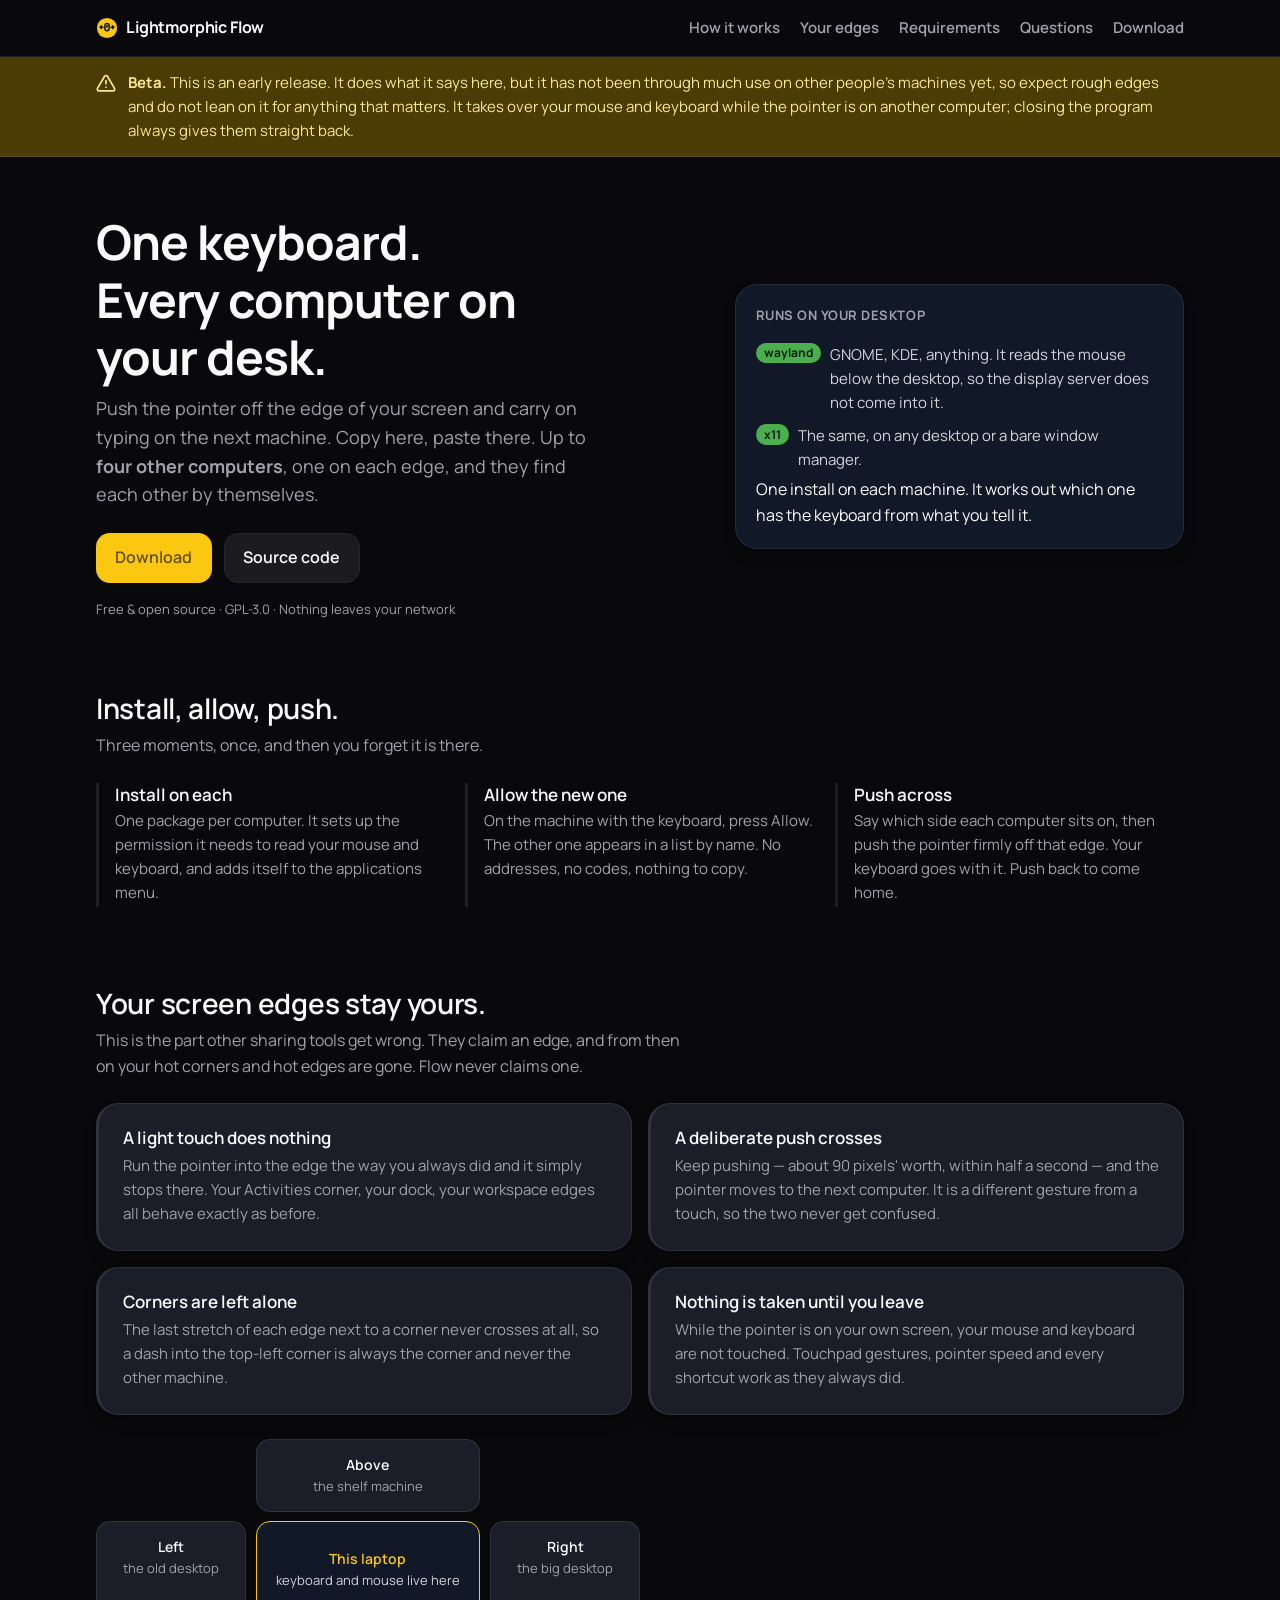
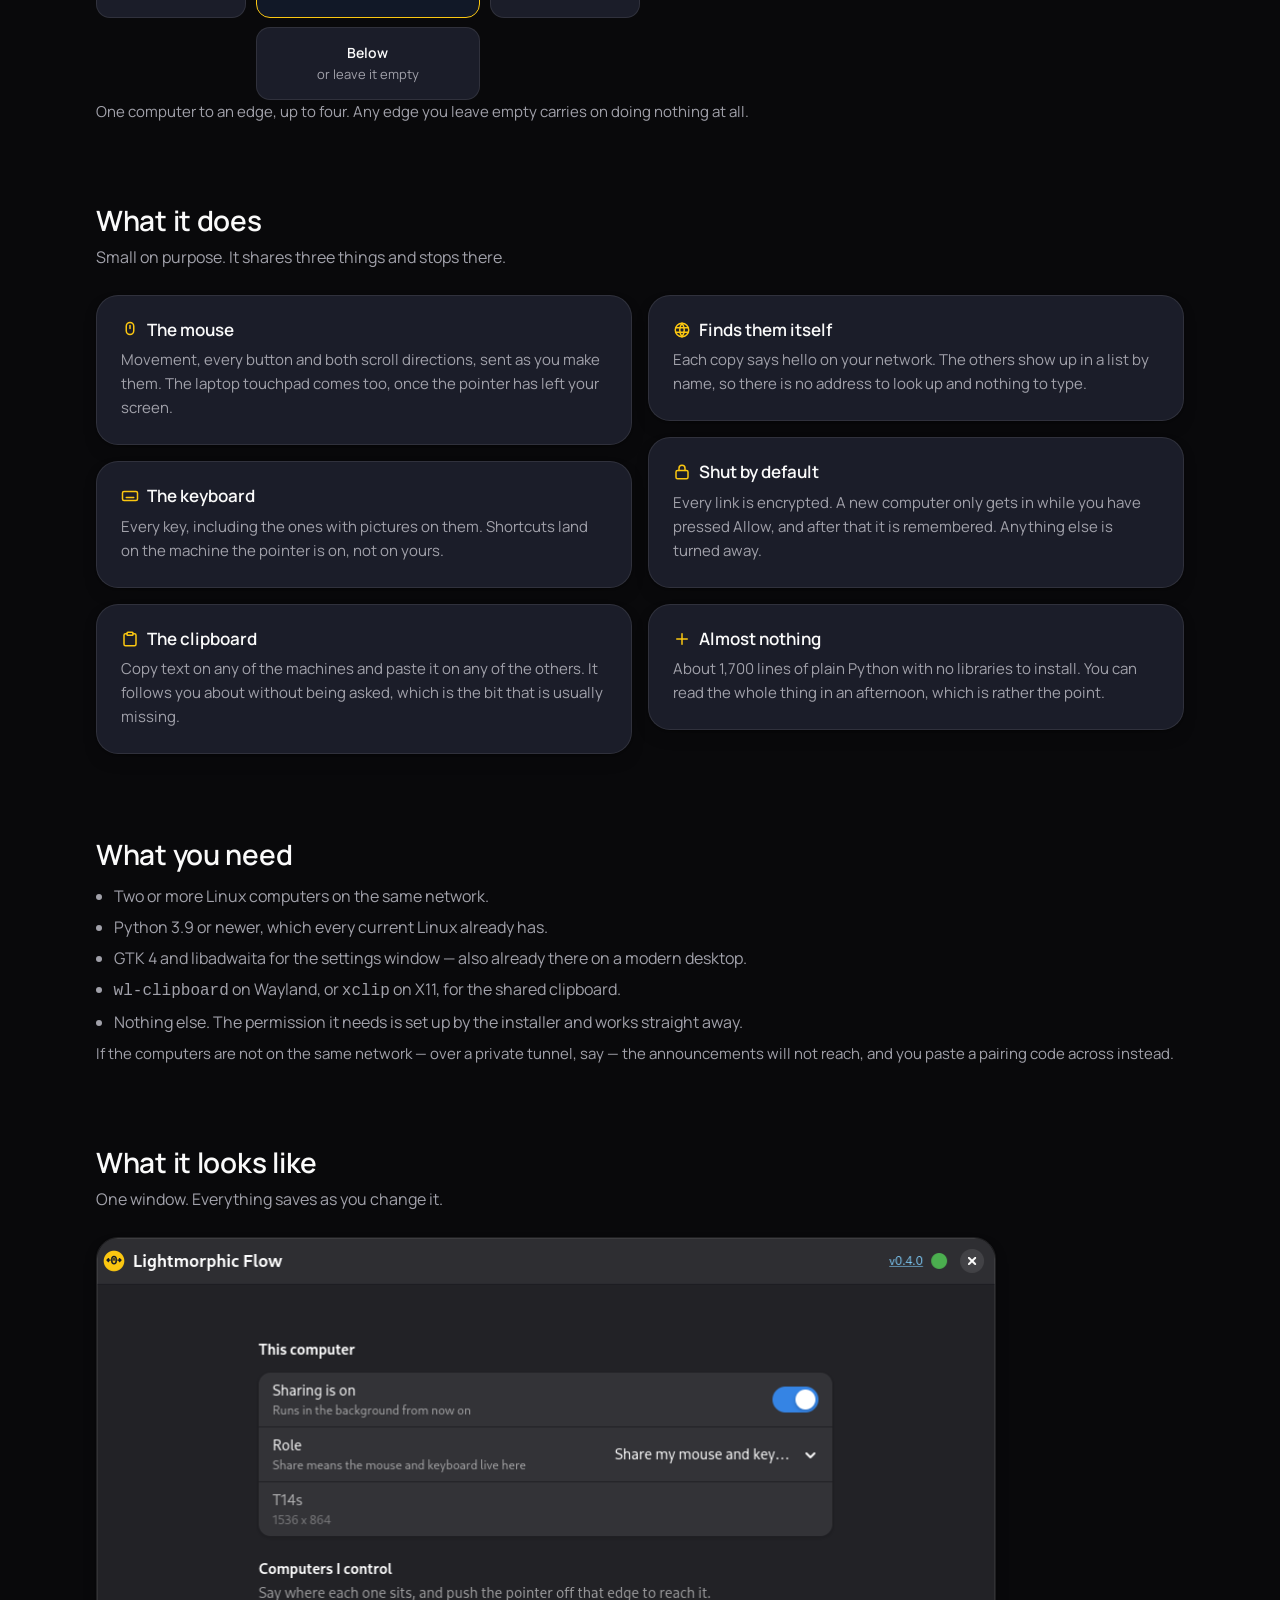
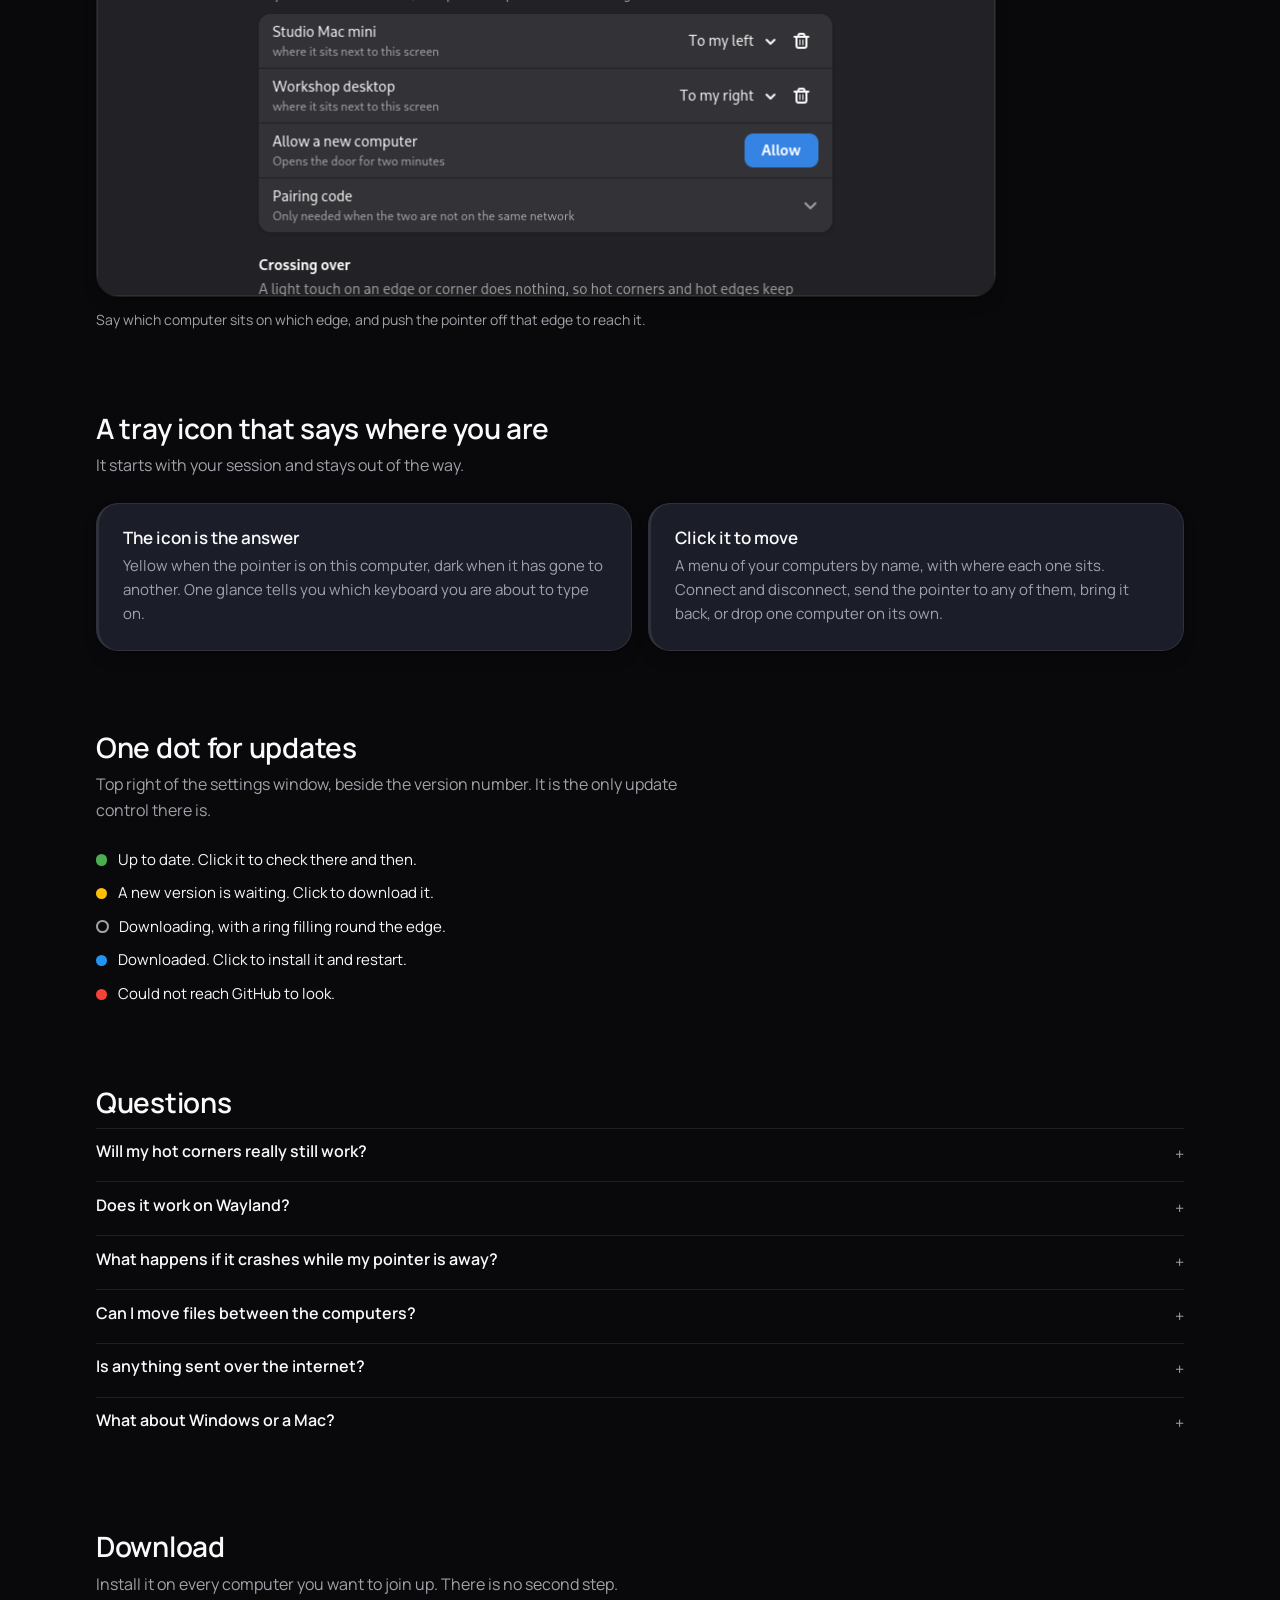
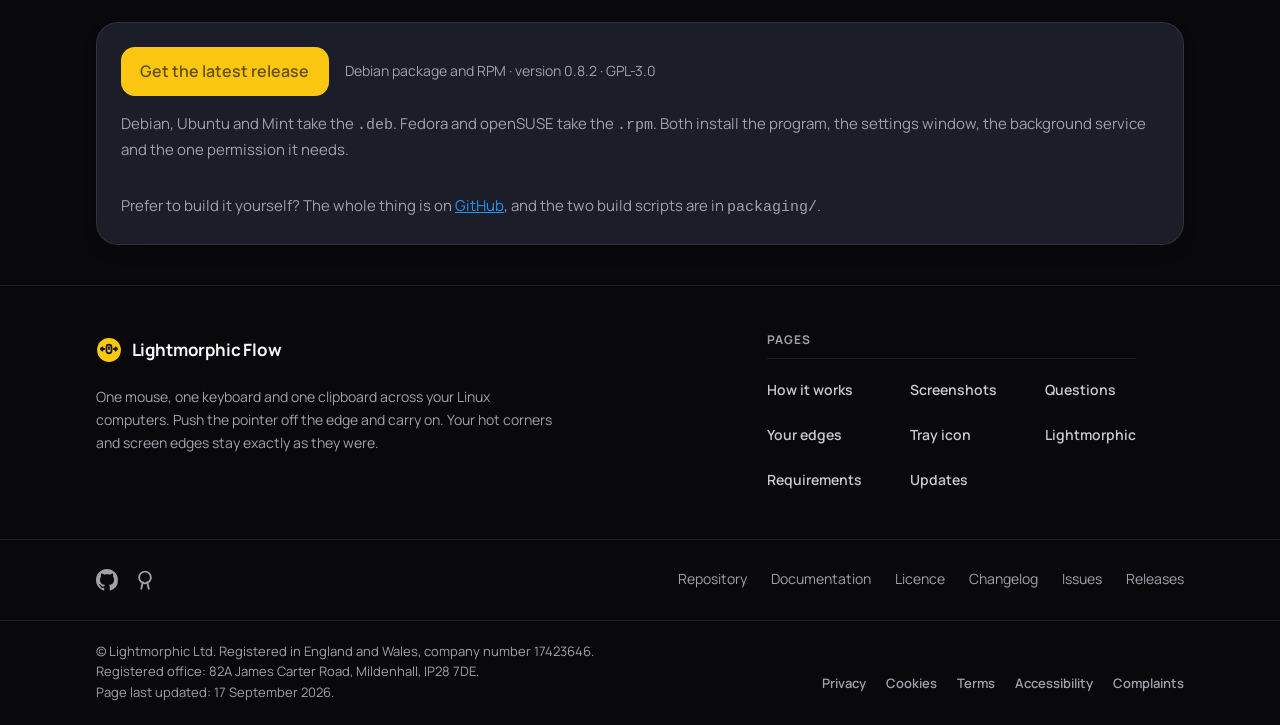
<file: docs/index.html>
<!doctype html>
<html lang="en">
<head>
<meta charset="utf-8">
<meta name="viewport" content="width=device-width, initial-scale=1">
<title>Lightmorphic Flow: one mouse and keyboard across your Linux computers</title>
<meta name="description" content="Drive up to four Linux computers from one keyboard and mouse, with a shared clipboard. Your hot corners and screen edges keep working. Free and open source.">
<link rel="canonical" href="https://flow.lightmorphic.com/">
<link rel="icon" href="images/flow.svg" type="image/svg+xml">
<link rel="preload" href="fonts/Manrope-VariableFont_wght.ttf" as="font" type="font/ttf" crossorigin>
<link rel="stylesheet" href="style.css">
<meta name="theme-color" content="#111827">
<meta property="og:title" content="Lightmorphic Flow: one mouse and keyboard across your Linux computers">
<meta property="og:description" content="Push the pointer off the edge and carry on typing on the next machine. Shared clipboard. Your hot corners still work.">
<meta property="og:url" content="https://flow.lightmorphic.com/">
<meta property="og:type" content="website">
<meta name="twitter:card" content="summary">
<meta name="twitter:title" content="Lightmorphic Flow">
<meta name="twitter:description" content="One mouse and keyboard across your Linux computers, with a shared clipboard.">
<script type="application/ld+json">
{
  "@context": "https://schema.org",
  "@graph": [
    {
      "@type": "Organization",
      "@id": "https://lightmorphic.com/#organization",
      "name": "Lightmorphic",
      "url": "https://lightmorphic.com",
      "description": "A UK studio building fast, privacy-first websites and free open-source tools.",
      "sameAs": [
        "https://github.com/lightmorphic",
        "https://find-and-update.company-information.service.gov.uk/company/17423646"
      ],
      "legalName": "Lightmorphic Ltd",
      "address": { "@type": "PostalAddress", "addressCountry": "GB" }
    },
    {
      "@type": "WebSite",
      "@id": "https://flow.lightmorphic.com/#website",
      "url": "https://flow.lightmorphic.com/",
      "name": "Lightmorphic Flow",
      "inLanguage": "en-GB",
      "publisher": { "@id": "https://lightmorphic.com/#organization" }
    },
    {
      "@type": "SoftwareApplication",
      "@id": "https://flow.lightmorphic.com/#app",
      "name": "Lightmorphic Flow",
      "operatingSystem": "Linux",
      "applicationCategory": "UtilitiesApplication",
      "description": "One keyboard and mouse driving up to four other Linux computers on the same network, one on each edge of your screen, with a shared text clipboard. Screen edges and hot corners are left to your desktop: only a deliberate push crosses to another machine.",
      "url": "https://flow.lightmorphic.com/",
      "downloadUrl": "https://github.com/lightmorphic/flow/releases",
      "softwareVersion": "0.8.2",
      "offers": { "@type": "Offer", "price": "0", "priceCurrency": "GBP" },
      "license": "https://www.gnu.org/licenses/gpl-3.0.html",
      "author": { "@id": "https://lightmorphic.com/#organization" },
      "publisher": { "@id": "https://lightmorphic.com/#organization" }
    }
  ]
}
</script>
</head>
<body>
<a class="skip" href="#main">Skip to content</a>

<nav class="topnav">
  <div class="wrap topnav-inner">
    <a class="brand" href="#top">
      <svg viewBox="0 0 24 24" width="22" height="22" aria-hidden="true">
        <circle cx="12" cy="12" r="11" fill="#fbc711"/>
        <g stroke="#111827" stroke-width="1.65" stroke-linecap="round" stroke-linejoin="round" fill="none">
          <rect x="9.68" y="7.13" width="4.65" height="7.88" rx="2.33"/>
            <line x1="12" y1="9.38" x2="12" y2="11.06"/>
            <path d="M7.65 11.06H4.5M6 9.56 4.5 11.06l1.5 1.5"/>
            <path d="M16.35 11.06h3.15M18 9.56l1.5 1.5-1.5 1.5"/>
        </g>
      </svg>
      Lightmorphic Flow
    </a>
    <div class="nav-links">
      <a class="hide-sm" href="#how">How it works</a>
      <a class="hide-sm" href="#edges">Your edges</a>
      <a class="hide-sm" href="#requirements">Requirements</a>
      <a class="hide-sm" href="#faq">Questions</a>
      <a href="#download">Download</a>
    </div>
  </div>
</nav>

<div class="beta">
  <div class="wrap beta-inner">
    <svg viewBox="0 0 24 24" width="20" height="20" aria-hidden="true" fill="none"
         stroke="currentColor" stroke-width="2" stroke-linecap="round">
      <path d="M12 9v4"/><path d="M12 17h.01"/>
      <path d="M10.3 3.9 1.8 18.4A2 2 0 0 0 3.5 21.4h17a2 2 0 0 0 1.7-3L13.7 3.9a2 2 0 0 0-3.4 0Z"
            stroke-linejoin="round"/>
    </svg>
    <p><b>Beta.</b> This is an early release. It does what it says here, but it
    has not been through much use on other people's machines yet, so expect
    rough edges and do not lean on it for anything that matters. It takes over
    your mouse and keyboard while the pointer is on another computer; closing
    the program always gives them straight back.</p>
  </div>
</div>

<header class="hero" id="top">
  <div class="wrap hero-grid">
    <div>
      <h1>One keyboard.<br>Every computer on your&nbsp;desk.</h1>
      <p class="lede">Push the pointer off the edge of your screen and carry on typing on the next machine. Copy here, paste there. Up to <strong>four other computers</strong>, one on each edge, and they find each other by themselves.</p>
      <div class="hero-cta">
        <a class="btn primary" href="#download">Download</a>
        <a class="btn ghost" href="https://github.com/lightmorphic/flow">Source code</a>
      </div>
      <p class="hero-note">Free &amp; open source · GPL-3.0 · Nothing leaves your network</p>
    </div>

    <aside class="check" aria-label="What it runs on">
      <p class="check-title">Runs on your desktop</p>
      <div class="check-row">
        <span class="tag yes">wayland</span>
        <span>GNOME, KDE, anything. It reads the mouse below the desktop, so the display server does not come into it.</span>
      </div>
      <div class="check-row">
        <span class="tag yes">x11</span>
        <span>The same, on any desktop or a bare window manager.</span>
      </div>
      <p class="check-note">One install on each machine. It works out which one has the keyboard from what you tell it.</p>
    </aside>
  </div>
</header>

<main id="main">

<section id="how" aria-labelledby="how-title">
  <div class="wrap">
    <h2 id="how-title">Install, allow, push.</h2>
    <p class="section-intro">Three moments, once, and then you forget it is there.</p>
    <div class="flow-track">
      <div class="flow-step">
        <h3>Install on each</h3>
        <p>One package per computer. It sets up the permission it needs to read your mouse and keyboard, and adds itself to the applications menu.</p>
      </div>
      <div class="flow-step">
        <h3>Allow the new one</h3>
        <p>On the machine with the keyboard, press Allow. The other one appears in a list by name. No addresses, no codes, nothing to copy.</p>
      </div>
      <div class="flow-step">
        <h3>Push across</h3>
        <p>Say which side each computer sits on, then push the pointer firmly off that edge. Your keyboard goes with it. Push back to come home.</p>
      </div>
    </div>
  </div>
</section>

<section id="edges" aria-labelledby="edges-title">
  <div class="wrap">
    <h2 id="edges-title">Your screen edges stay yours.</h2>
    <p class="section-intro">This is the part other sharing tools get wrong. They claim an edge, and from then on your hot corners and hot edges are gone. Flow never claims one.</p>
    <div class="diff">
      <div class="panel">
        <h3>A light touch does nothing</h3>
        <p>Run the pointer into the edge the way you always did and it simply stops there. Your Activities corner, your dock, your workspace edges all behave exactly as before.</p>
      </div>
      <div class="panel">
        <h3>A deliberate push crosses</h3>
        <p>Keep pushing — about 90 pixels' worth, within half a second — and the pointer moves to the next computer. It is a different gesture from a touch, so the two never get confused.</p>
      </div>
      <div class="panel">
        <h3>Corners are left alone</h3>
        <p>The last stretch of each edge next to a corner never crosses at all, so a dash into the top-left corner is always the corner and never the other machine.</p>
      </div>
      <div class="panel">
        <h3>Nothing is taken until you leave</h3>
        <p>While the pointer is on your own screen, your mouse and keyboard are not touched. Touchpad gestures, pointer speed and every shortcut work as they always did.</p>
      </div>
    </div>

    <div class="layout" aria-label="Where each computer sits">
      <div class="screen top"><b>Above</b>the shelf machine</div>
      <div class="screen left"><b>Left</b>the old desktop</div>
      <div class="screen here"><b>This laptop</b>keyboard and mouse live here</div>
      <div class="screen right"><b>Right</b>the big desktop</div>
      <div class="screen bottom"><b>Below</b>or leave it empty</div>
    </div>
    <p class="dl-help">One computer to an edge, up to four. Any edge you leave empty carries on doing nothing at all.</p>
  </div>
</section>

<section aria-labelledby="built-title">
  <div class="wrap">
    <h2 id="built-title">What it does</h2>
    <p class="section-intro">Small on purpose. It shares three things and stops there.</p>
    <div class="bento">
      <div class="panel">
        <h3><svg class="icon" viewBox="0 0 24 24" width="18" height="18" fill="none" stroke="currentColor" stroke-width="2" stroke-linecap="round" aria-hidden="true"><rect x="7" y="2" width="10" height="16" rx="5"/><line x1="12" y1="6" x2="12" y2="10"/></svg> The mouse</h3>
        <p>Movement, every button and both scroll directions, sent as you make them. The laptop touchpad comes too, once the pointer has left your screen.</p>
      </div>
      <div class="panel">
        <h3><svg class="icon" viewBox="0 0 24 24" width="18" height="18" fill="none" stroke="currentColor" stroke-width="2" stroke-linecap="round" aria-hidden="true"><rect x="2" y="6" width="20" height="12" rx="2"/><line x1="7" y1="14" x2="17" y2="14"/></svg> The keyboard</h3>
        <p>Every key, including the ones with pictures on them. Shortcuts land on the machine the pointer is on, not on yours.</p>
      </div>
      <div class="panel">
        <h3><svg class="icon" viewBox="0 0 24 24" width="18" height="18" fill="none" stroke="currentColor" stroke-width="2" stroke-linecap="round" stroke-linejoin="round" aria-hidden="true"><rect x="8" y="3" width="8" height="4" rx="1"/><path d="M16 5h2a2 2 0 0 1 2 2v12a2 2 0 0 1-2 2H6a2 2 0 0 1-2-2V7a2 2 0 0 1 2-2h2"/></svg> The clipboard</h3>
        <p>Copy text on any of the machines and paste it on any of the others. It follows you about without being asked, which is the bit that is usually missing.</p>
      </div>
      <div class="panel">
        <h3><svg class="icon" viewBox="0 0 24 24" width="18" height="18" fill="none" stroke="currentColor" stroke-width="2" stroke-linecap="round" aria-hidden="true"><circle cx="12" cy="12" r="9"/><path d="M3.5 9h17M3.5 15h17"/><path d="M12 3a15 15 0 0 1 0 18a15 15 0 0 1 0-18"/></svg> Finds them itself</h3>
        <p>Each copy says hello on your network. The others show up in a list by name, so there is no address to look up and nothing to type.</p>
      </div>
      <div class="panel">
        <h3><svg class="icon" viewBox="0 0 24 24" width="18" height="18" fill="none" stroke="currentColor" stroke-width="2" stroke-linecap="round" aria-hidden="true"><rect x="4" y="10" width="16" height="11" rx="2"/><path d="M8 10V7a4 4 0 0 1 8 0v3"/></svg> Shut by default</h3>
        <p>Every link is encrypted. A new computer only gets in while you have pressed Allow, and after that it is remembered. Anything else is turned away.</p>
      </div>
      <div class="panel">
        <h3><svg class="icon" viewBox="0 0 24 24" width="18" height="18" fill="none" stroke="currentColor" stroke-width="2" stroke-linecap="round" aria-hidden="true"><path d="M5 12h14"/><path d="M12 5v14"/></svg> Almost nothing</h3>
        <p>About 1,700 lines of plain Python with no libraries to install. You can read the whole thing in an afternoon, which is rather the point.</p>
      </div>
    </div>
  </div>
</section>

<section id="requirements" class="req" aria-labelledby="requirements-title">
  <div class="wrap">
    <h2 id="requirements-title">What you need</h2>
    <ul>
      <li>Two or more Linux computers on the same network.</li>
      <li>Python 3.9 or newer, which every current Linux already has.</li>
      <li>GTK 4 and libadwaita for the settings window — also already there on a modern desktop.</li>
      <li><code>wl-clipboard</code> on Wayland, or <code>xclip</code> on X11, for the shared clipboard.</li>
      <li>Nothing else. The permission it needs is set up by the installer and works straight away.</li>
    </ul>
    <p class="dl-help">If the computers are not on the same network — over a private tunnel, say — the announcements will not reach, and you paste a pairing code across instead.</p>
  </div>
</section>

<section id="look" aria-labelledby="look-title">
  <div class="wrap">
    <h2 id="look-title">What it looks like</h2>
    <p class="section-intro">One window. Everything saves as you change it.</p>
    <figure class="shot">
      <img src="images/screenshots/settings.png" width="900" height="660" loading="lazy"
           alt="The settings window, listing two computers with the edge each one sits on.">
      <figcaption>Say which computer sits on which edge, and push the pointer off that edge to reach it.</figcaption>
    </figure>
  </div>
</section>

<section id="tray" aria-labelledby="tray-title">
  <div class="wrap">
    <h2 id="tray-title">A tray icon that says where you are</h2>
    <p class="section-intro">It starts with your session and stays out of the way.</p>
    <div class="diff">
      <div class="panel">
        <h3>The icon is the answer</h3>
        <p>Yellow when the pointer is on this computer, dark when it has gone to another. One glance tells you which keyboard you are about to type on.</p>
      </div>
      <div class="panel">
        <h3>Click it to move</h3>
        <p>A menu of your computers by name, with where each one sits. Connect and disconnect, send the pointer to any of them, bring it back, or drop one computer on its own.</p>
      </div>
    </div>
  </div>
</section>

<section id="updates" aria-labelledby="updates-title">
  <div class="wrap">
    <h2 id="updates-title">One dot for updates</h2>
    <p class="section-intro">Top right of the settings window, beside the version number. It is the only update control there is.</p>
    <ul class="dot-legend">
      <li><span class="dot green"></span> Up to date. Click it to check there and then.</li>
      <li><span class="dot yellow"></span> A new version is waiting. Click to download it.</li>
      <li><span class="dot ring"></span> Downloading, with a ring filling round the edge.</li>
      <li><span class="dot blue"></span> Downloaded. Click to install it and restart.</li>
      <li><span class="dot red"></span> Could not reach GitHub to look.</li>
    </ul>
  </div>
</section>

<section id="faq" aria-labelledby="faq-title">
  <div class="wrap">
    <h2 id="faq-title">Questions</h2>

    <div class="faq-item">
      <details>
        <summary><h3>Will my hot corners really still work?</h3></summary>
        <p>Yes. That is the reason this exists. Flow never puts anything on your screen edges and never reacts to the pointer simply arriving at one. Crossing takes a separate, harder push that you would not make by accident, and the stretch of edge next to each corner is ignored entirely.</p>
      </details>
    </div>

    <div class="faq-item">
      <details>
        <summary><h3>Does it work on Wayland?</h3></summary>
        <p>Yes, and on X11, and it does not care which. It reads your mouse and keyboard from the kernel, underneath the desktop, so there is no permission dialog every time you start it and no difference in behaviour between the two.</p>
      </details>
    </div>

    <div class="faq-item">
      <details>
        <summary><h3>What happens if it crashes while my pointer is away?</h3></summary>
        <p>Your mouse and keyboard come straight back. They are only held for as long as the program is running, so if it stops, for any reason, they are released that instant. There is also a panic key, Ctrl + Alt + Shift + K, that brings everything home.</p>
      </details>
    </div>

    <div class="faq-item">
      <details>
        <summary><h3>Can I move files between the computers?</h3></summary>
        <p>No. Text on the clipboard, yes. Files, images and drag-and-drop, no. Keeping to those three things — mouse, keyboard, text — is what keeps it small and predictable.</p>
      </details>
    </div>

    <div class="faq-item">
      <details>
        <summary><h3>Is anything sent over the internet?</h3></summary>
        <p>No. Everything stays on your own network, and the links between the machines are encrypted. The only time it reaches out is to ask GitHub whether there is a newer version, which you can see happening on the update dot.</p>
      </details>
    </div>

    <div class="faq-item">
      <details>
        <summary><h3>What about Windows or a Mac?</h3></summary>
        <p>Not today. Linux only, at both ends.</p>
      </details>
    </div>
  </div>
</section>

<section id="download" class="download" aria-labelledby="download-title">
  <div class="wrap">
    <h2 id="download-title">Download</h2>
    <p class="section-intro">Install it on every computer you want to join up. There is no second step.</p>
    <div class="panel">
      <div class="dl-row">
        <a class="btn primary" href="https://github.com/lightmorphic/flow/releases">Get the latest release</a>
        <span class="dl-meta">Debian package and RPM · version 0.8.2 · GPL-3.0</span>
      </div>
      <p class="dl-help">Debian, Ubuntu and Mint take the <code>.deb</code>. Fedora and openSUSE take the <code>.rpm</code>. Both install the program, the settings window, the background service and the one permission it needs.</p>
      <p class="dl-help">Prefer to build it yourself? The whole thing is on <a href="https://github.com/lightmorphic/flow">GitHub</a>, and the two build scripts are in <code>packaging/</code>.</p>
    </div>
  </div>
</section>

</main>

<footer class="foot">
  <div class="wrap foot-inner">

    <div class="foot-brand">
      <a class="foot-lockup" href="#top">
        <svg viewBox="0 0 24 24" width="26" height="26" aria-hidden="true">
          <circle cx="12" cy="12" r="11" fill="#fbc711"/>
          <g stroke="#111827" stroke-width="1.65" stroke-linecap="round" stroke-linejoin="round" fill="none">
            <rect x="9.68" y="7.13" width="4.65" height="7.88" rx="2.33"/>
            <line x1="12" y1="9.38" x2="12" y2="11.06"/>
            <path d="M7.65 11.06H4.5M6 9.56 4.5 11.06l1.5 1.5"/>
            <path d="M16.35 11.06h3.15M18 9.56l1.5 1.5-1.5 1.5"/>
          </g>
        </svg>
        Lightmorphic Flow
      </a>
      <p class="foot-tagline">One mouse, one keyboard and one clipboard across your Linux computers. Push the pointer off the edge and carry on. Your hot corners and screen edges stay exactly as they were.</p>
    </div>

    <nav class="foot-nav" aria-label="Footer">
      <p class="foot-nav-title">Pages</p>
      <div class="foot-nav-links">
        <a href="#how">How it works</a>
        <a href="#edges">Your edges</a>
        <a href="#requirements">Requirements</a>
        <a href="#look">Screenshots</a>
        <a href="#tray">Tray icon</a>
        <a href="#updates">Updates</a>
        <a href="#faq">Questions</a>
        <a href="https://lightmorphic.com">Lightmorphic</a>
      </div>
    </nav>

  </div>
</footer>

<div class="gh-foot">
  <div class="wrap gh-inner">
    <div class="gh-marks">
      <a href="https://github.com/lightmorphic/flow" aria-label="Lightmorphic Flow on GitHub">
        <svg viewBox="0 0 16 16" width="22" height="22" aria-hidden="true" fill="currentColor">
          <path d="M8 0C3.58 0 0 3.58 0 8c0 3.54 2.29 6.53 5.47 7.59.4.07.55-.17.55-.38 0-.19-.01-.82-.01-1.49-2.01.37-2.53-.49-2.69-.94-.09-.23-.48-.94-.82-1.13-.28-.15-.68-.52-.01-.53.63-.01 1.08.58 1.23.82.72 1.21 1.87.87 2.33.66.07-.52.28-.87.51-1.07-1.78-.2-3.64-.89-3.64-3.95 0-.87.31-1.59.82-2.15-.08-.2-.36-1.02.08-2.12 0 0 .67-.21 2.2.82.64-.18 1.32-.27 2-.27.68 0 1.36.09 2 .27 1.53-1.04 2.2-.82 2.2-.82.44 1.1.16 1.92.08 2.12.51.56.82 1.27.82 2.15 0 3.07-1.87 3.75-3.65 3.95.29.25.54.73.54 1.48 0 1.07-.01 1.93-.01 2.2 0 .21.15.46.55.38A8.01 8.01 0 0 0 16 8c0-4.42-3.58-8-8-8Z"/>
        </svg>
      </a>
      <a href="https://opensource.org/license/gpl-3-0" aria-label="GPL-3.0, an Open Source Initiative approved licence">
        <svg viewBox="0 0 24 24" width="22" height="22" aria-hidden="true" fill="none" stroke="currentColor" stroke-width="2">
          <circle cx="12" cy="9.2" r="6.4"/>
          <path d="M9.6 14.4 7.9 21.5" stroke-linecap="round"/>
          <path d="M14.4 14.4 16.1 21.5" stroke-linecap="round"/>
        </svg>
      </a>
    </div>
    <nav class="gh-links" aria-label="Source code">
      <a href="https://github.com/lightmorphic/flow">Repository</a>
      <a href="https://github.com/lightmorphic/flow#readme">Documentation</a>
      <a href="https://github.com/lightmorphic/flow/blob/main/LICENSE">Licence</a>
      <a href="https://github.com/lightmorphic/flow/commits/main">Changelog</a>
      <a href="https://github.com/lightmorphic/flow/issues">Issues</a>
      <a href="https://github.com/lightmorphic/flow/releases">Releases</a>
    </nav>
  </div>
</div>

<div class="legal">
  <div class="wrap legal-inner">
    <p class="legal-text">
      © Lightmorphic Ltd. Registered in England and Wales, company number 17423646.<br>
      Registered office: 82A James Carter Road, Mildenhall, IP28 7DE.<br>
      Page last updated: 17 September 2026.
    </p>
    <nav class="legal-links" aria-label="Legal">
      <a href="privacy.html">Privacy</a>
      <a href="cookies.html">Cookies</a>
      <a href="terms.html">Terms</a>
      <a href="accessibility.html">Accessibility</a>
      <a href="complaints.html">Complaints</a>
    </nav>
  </div>
</div>

</body>
</html>
</file>
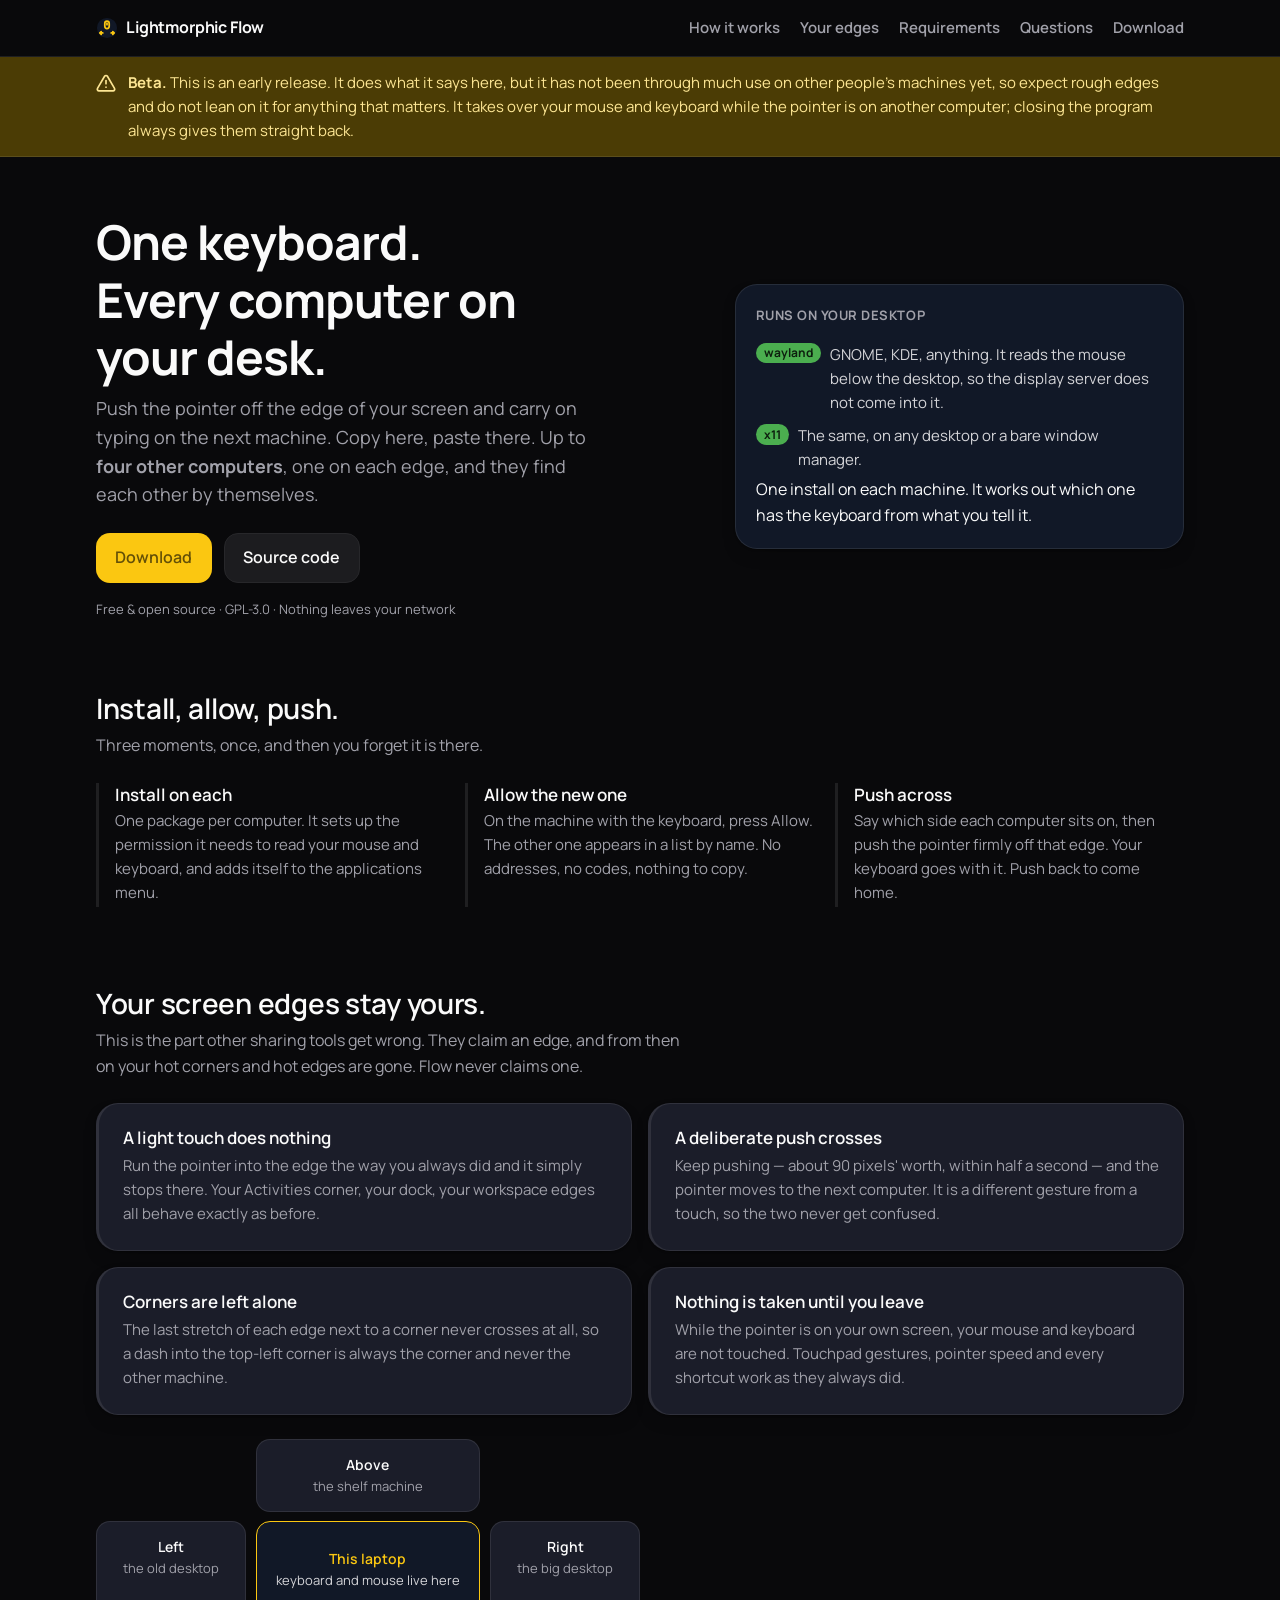
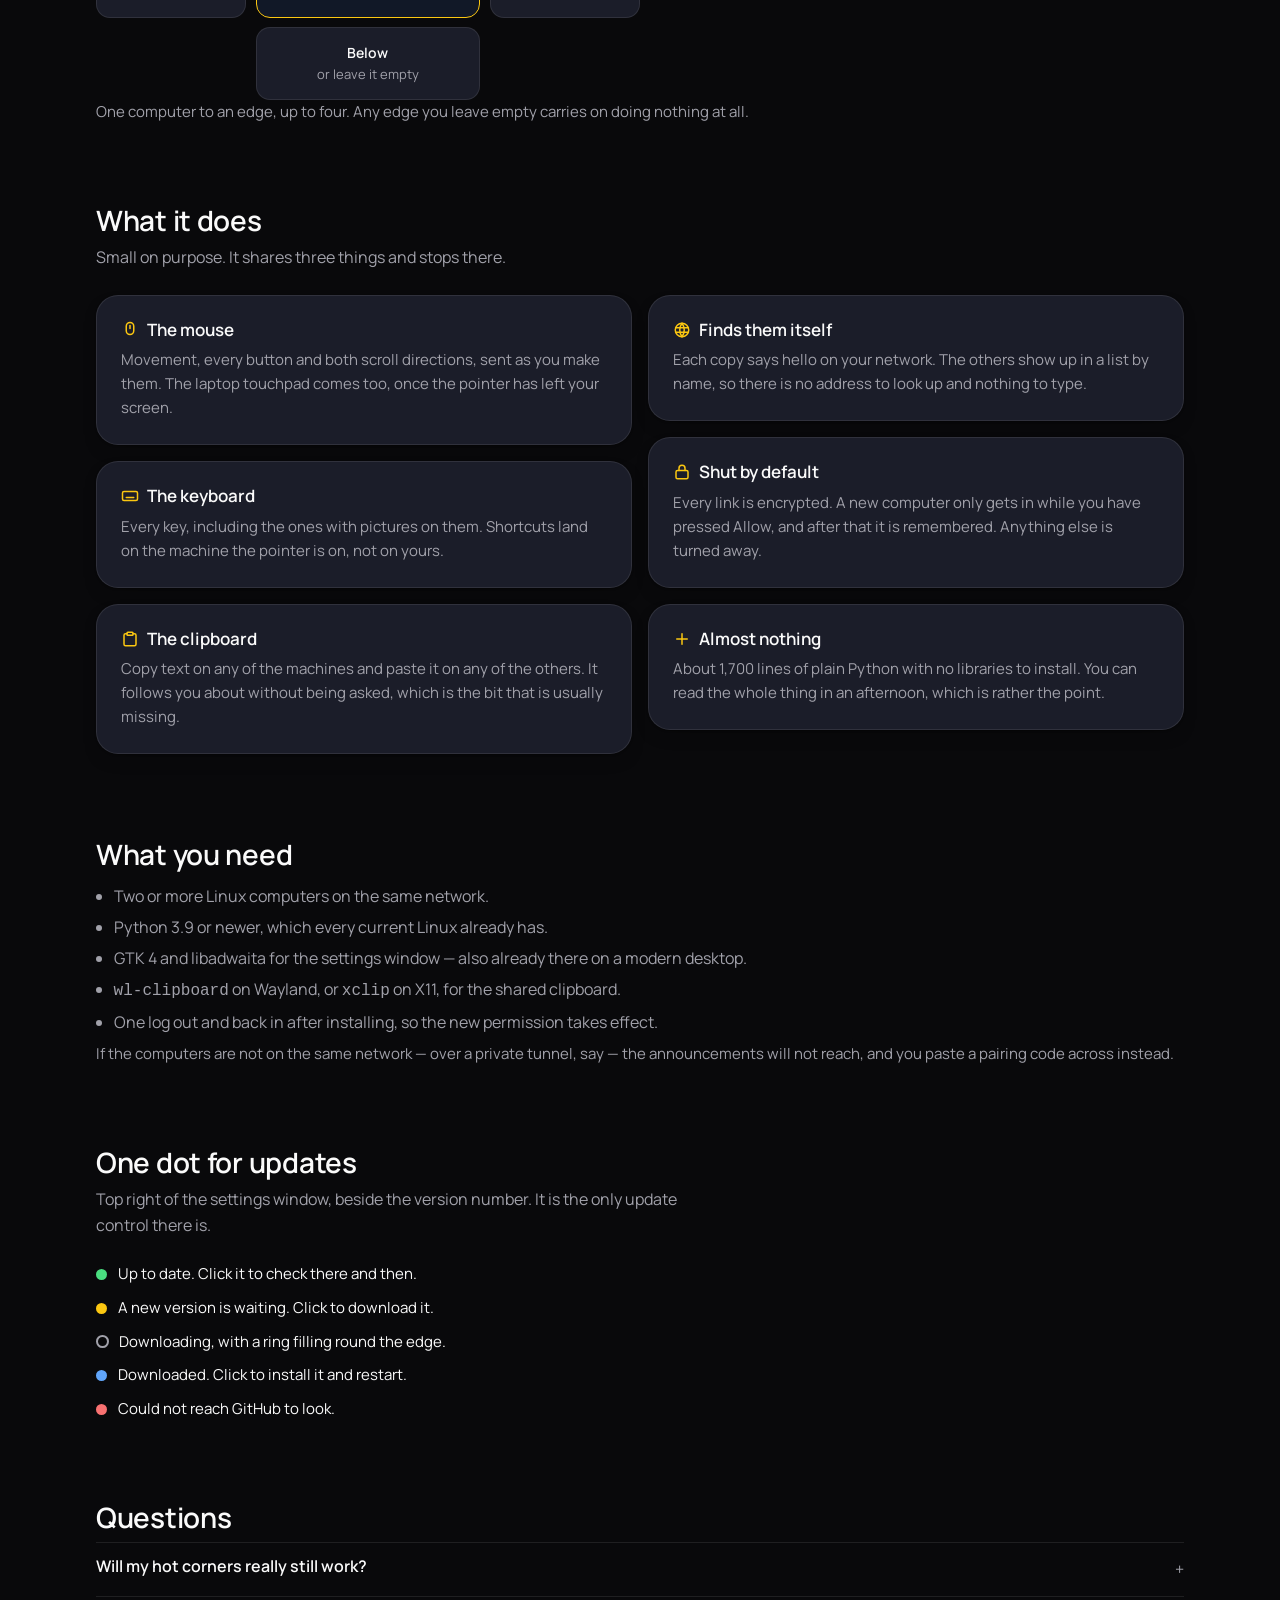
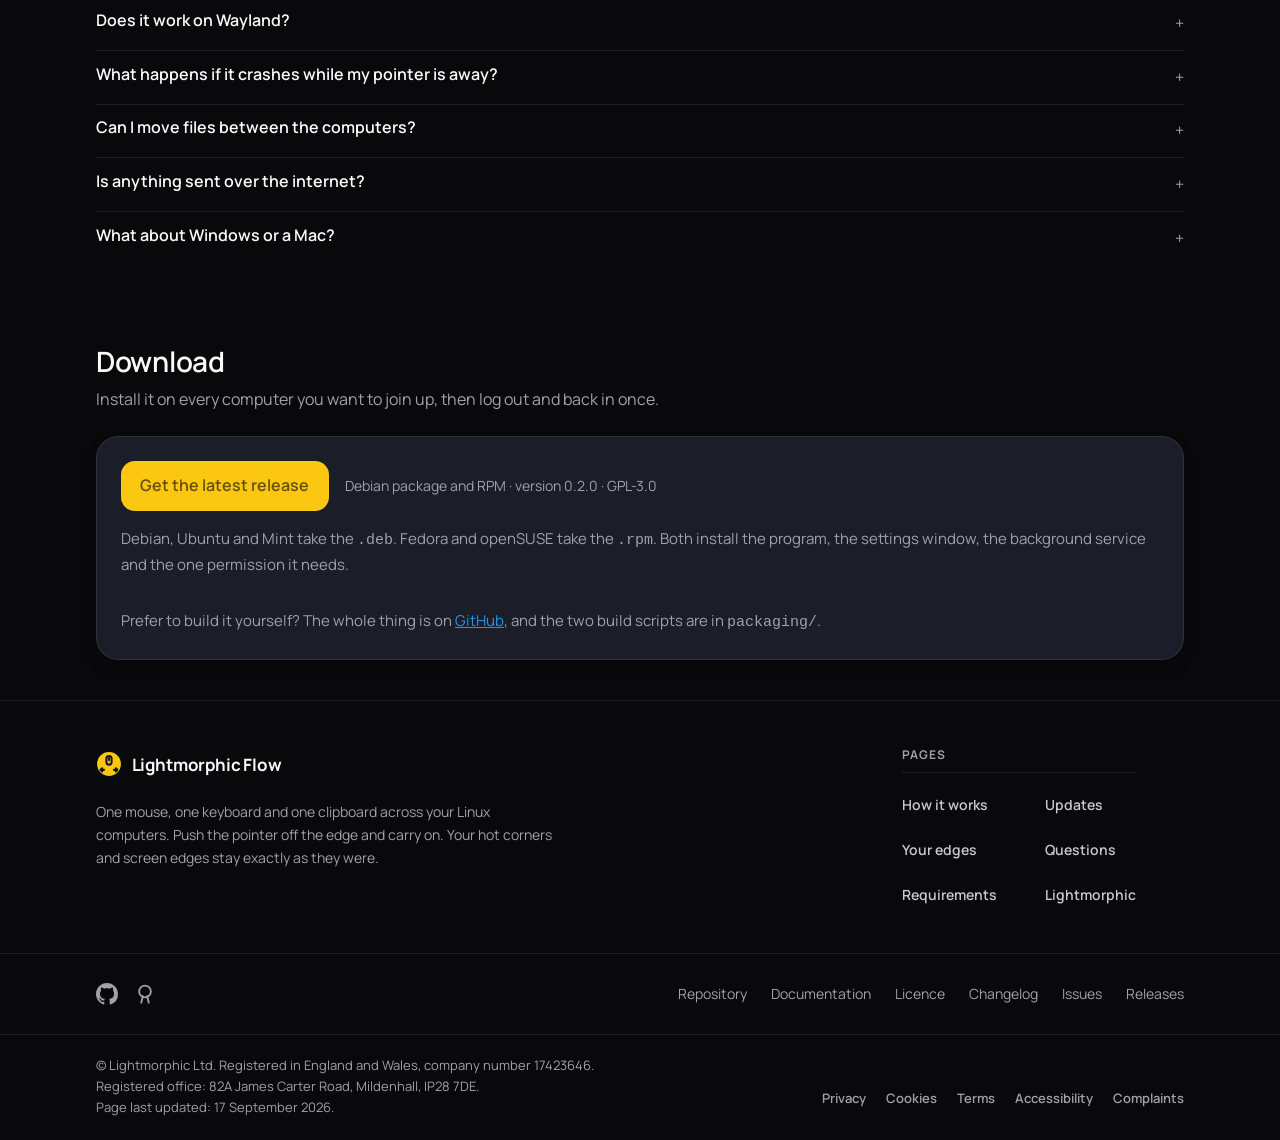
<file: site/index.html>
<!doctype html>
<html lang="en">
<head>
<meta charset="utf-8">
<meta name="viewport" content="width=device-width, initial-scale=1">
<title>Lightmorphic Flow: one mouse and keyboard across your Linux computers</title>
<meta name="description" content="Drive up to four Linux computers from one keyboard and mouse, with a shared clipboard. Your hot corners and screen edges keep working. Free and open source.">
<link rel="canonical" href="https://flow.lightmorphic.com/">
<link rel="icon" href="images/flow.svg" type="image/svg+xml">
<link rel="preload" href="fonts/Manrope-VariableFont_wght.ttf" as="font" type="font/ttf" crossorigin>
<link rel="stylesheet" href="style.css">
<meta name="theme-color" content="#111827">
<meta property="og:title" content="Lightmorphic Flow: one mouse and keyboard across your Linux computers">
<meta property="og:description" content="Push the pointer off the edge and carry on typing on the next machine. Shared clipboard. Your hot corners still work.">
<meta property="og:url" content="https://flow.lightmorphic.com/">
<meta property="og:type" content="website">
<meta name="twitter:card" content="summary">
<meta name="twitter:title" content="Lightmorphic Flow">
<meta name="twitter:description" content="One mouse and keyboard across your Linux computers, with a shared clipboard.">
<script type="application/ld+json">
{
  "@context": "https://schema.org",
  "@graph": [
    {
      "@type": "Organization",
      "@id": "https://lightmorphic.com/#organization",
      "name": "Lightmorphic",
      "url": "https://lightmorphic.com",
      "description": "A UK studio building fast, privacy-first websites and free open-source tools.",
      "sameAs": [
        "https://github.com/lightmorphic",
        "https://find-and-update.company-information.service.gov.uk/company/17423646"
      ],
      "legalName": "Lightmorphic Ltd",
      "address": { "@type": "PostalAddress", "addressCountry": "GB" }
    },
    {
      "@type": "WebSite",
      "@id": "https://flow.lightmorphic.com/#website",
      "url": "https://flow.lightmorphic.com/",
      "name": "Lightmorphic Flow",
      "inLanguage": "en-GB",
      "publisher": { "@id": "https://lightmorphic.com/#organization" }
    },
    {
      "@type": "SoftwareApplication",
      "@id": "https://flow.lightmorphic.com/#app",
      "name": "Lightmorphic Flow",
      "operatingSystem": "Linux",
      "applicationCategory": "UtilitiesApplication",
      "description": "One keyboard and mouse driving up to four other Linux computers on the same network, one on each edge of your screen, with a shared text clipboard. Screen edges and hot corners are left to your desktop: only a deliberate push crosses to another machine.",
      "url": "https://flow.lightmorphic.com/",
      "downloadUrl": "https://github.com/lightmorphic/flow/releases/latest",
      "softwareVersion": "0.2.0",
      "offers": { "@type": "Offer", "price": "0", "priceCurrency": "GBP" },
      "license": "https://www.gnu.org/licenses/gpl-3.0.html",
      "author": { "@id": "https://lightmorphic.com/#organization" },
      "publisher": { "@id": "https://lightmorphic.com/#organization" }
    }
  ]
}
</script>
</head>
<body>
<a class="skip" href="#main">Skip to content</a>

<nav class="topnav">
  <div class="wrap topnav-inner">
    <a class="brand" href="#top">
      <svg viewBox="0 0 24 24" width="22" height="22" aria-hidden="true">
        <circle cx="12" cy="12" r="11" fill="#111827"/>
        <g stroke="#fbc711" stroke-width="1.9" stroke-linecap="round" stroke-linejoin="round" fill="none">
          <rect x="9.6" y="4.6" width="4.8" height="8" rx="2.4"/>
          <line x1="12" y1="6.6" x2="12" y2="8.4"/>
          <path d="M7.4 17.4H4.2M5.7 15.9 4.2 17.4l1.5 1.5"/>
          <path d="M16.6 17.4h3.2M18.3 15.9l1.5 1.5-1.5 1.5"/>
        </g>
      </svg>
      Lightmorphic Flow
    </a>
    <div class="nav-links">
      <a class="hide-sm" href="#how">How it works</a>
      <a class="hide-sm" href="#edges">Your edges</a>
      <a class="hide-sm" href="#requirements">Requirements</a>
      <a class="hide-sm" href="#faq">Questions</a>
      <a href="#download">Download</a>
    </div>
  </div>
</nav>

<div class="beta">
  <div class="wrap beta-inner">
    <svg viewBox="0 0 24 24" width="20" height="20" aria-hidden="true" fill="none"
         stroke="currentColor" stroke-width="2" stroke-linecap="round">
      <path d="M12 9v4"/><path d="M12 17h.01"/>
      <path d="M10.3 3.9 1.8 18.4A2 2 0 0 0 3.5 21.4h17a2 2 0 0 0 1.7-3L13.7 3.9a2 2 0 0 0-3.4 0Z"
            stroke-linejoin="round"/>
    </svg>
    <p><b>Beta.</b> This is an early release. It does what it says here, but it
    has not been through much use on other people's machines yet, so expect
    rough edges and do not lean on it for anything that matters. It takes over
    your mouse and keyboard while the pointer is on another computer; closing
    the program always gives them straight back.</p>
  </div>
</div>

<header class="hero" id="top">
  <div class="wrap hero-grid">
    <div>
      <h1>One keyboard.<br>Every computer on your&nbsp;desk.</h1>
      <p class="lede">Push the pointer off the edge of your screen and carry on typing on the next machine. Copy here, paste there. Up to <strong>four other computers</strong>, one on each edge, and they find each other by themselves.</p>
      <div class="hero-cta">
        <a class="btn primary" href="#download">Download</a>
        <a class="btn ghost" href="https://github.com/lightmorphic/flow">Source code</a>
      </div>
      <p class="hero-note">Free &amp; open source · GPL-3.0 · Nothing leaves your network</p>
    </div>

    <aside class="check" aria-label="What it runs on">
      <p class="check-title">Runs on your desktop</p>
      <div class="check-row">
        <span class="tag yes">wayland</span>
        <span>GNOME, KDE, anything. It reads the mouse below the desktop, so the display server does not come into it.</span>
      </div>
      <div class="check-row">
        <span class="tag yes">x11</span>
        <span>The same, on any desktop or a bare window manager.</span>
      </div>
      <p class="check-note">One install on each machine. It works out which one has the keyboard from what you tell it.</p>
    </aside>
  </div>
</header>

<main id="main">

<section id="how" aria-labelledby="how-title">
  <div class="wrap">
    <h2 id="how-title">Install, allow, push.</h2>
    <p class="section-intro">Three moments, once, and then you forget it is there.</p>
    <div class="flow-track">
      <div class="flow-step">
        <h3>Install on each</h3>
        <p>One package per computer. It sets up the permission it needs to read your mouse and keyboard, and adds itself to the applications menu.</p>
      </div>
      <div class="flow-step">
        <h3>Allow the new one</h3>
        <p>On the machine with the keyboard, press Allow. The other one appears in a list by name. No addresses, no codes, nothing to copy.</p>
      </div>
      <div class="flow-step">
        <h3>Push across</h3>
        <p>Say which side each computer sits on, then push the pointer firmly off that edge. Your keyboard goes with it. Push back to come home.</p>
      </div>
    </div>
  </div>
</section>

<section id="edges" aria-labelledby="edges-title">
  <div class="wrap">
    <h2 id="edges-title">Your screen edges stay yours.</h2>
    <p class="section-intro">This is the part other sharing tools get wrong. They claim an edge, and from then on your hot corners and hot edges are gone. Flow never claims one.</p>
    <div class="diff">
      <div class="panel">
        <h3>A light touch does nothing</h3>
        <p>Run the pointer into the edge the way you always did and it simply stops there. Your Activities corner, your dock, your workspace edges all behave exactly as before.</p>
      </div>
      <div class="panel">
        <h3>A deliberate push crosses</h3>
        <p>Keep pushing — about 90 pixels' worth, within half a second — and the pointer moves to the next computer. It is a different gesture from a touch, so the two never get confused.</p>
      </div>
      <div class="panel">
        <h3>Corners are left alone</h3>
        <p>The last stretch of each edge next to a corner never crosses at all, so a dash into the top-left corner is always the corner and never the other machine.</p>
      </div>
      <div class="panel">
        <h3>Nothing is taken until you leave</h3>
        <p>While the pointer is on your own screen, your mouse and keyboard are not touched. Touchpad gestures, pointer speed and every shortcut work as they always did.</p>
      </div>
    </div>

    <div class="layout" aria-label="Where each computer sits">
      <div class="screen top"><b>Above</b>the shelf machine</div>
      <div class="screen left"><b>Left</b>the old desktop</div>
      <div class="screen here"><b>This laptop</b>keyboard and mouse live here</div>
      <div class="screen right"><b>Right</b>the big desktop</div>
      <div class="screen bottom"><b>Below</b>or leave it empty</div>
    </div>
    <p class="dl-help">One computer to an edge, up to four. Any edge you leave empty carries on doing nothing at all.</p>
  </div>
</section>

<section aria-labelledby="built-title">
  <div class="wrap">
    <h2 id="built-title">What it does</h2>
    <p class="section-intro">Small on purpose. It shares three things and stops there.</p>
    <div class="bento">
      <div class="panel">
        <h3><svg class="icon" viewBox="0 0 24 24" width="18" height="18" fill="none" stroke="currentColor" stroke-width="2" stroke-linecap="round" aria-hidden="true"><rect x="7" y="2" width="10" height="16" rx="5"/><line x1="12" y1="6" x2="12" y2="10"/></svg> The mouse</h3>
        <p>Movement, every button and both scroll directions, sent as you make them. The laptop touchpad comes too, once the pointer has left your screen.</p>
      </div>
      <div class="panel">
        <h3><svg class="icon" viewBox="0 0 24 24" width="18" height="18" fill="none" stroke="currentColor" stroke-width="2" stroke-linecap="round" aria-hidden="true"><rect x="2" y="6" width="20" height="12" rx="2"/><line x1="7" y1="14" x2="17" y2="14"/></svg> The keyboard</h3>
        <p>Every key, including the ones with pictures on them. Shortcuts land on the machine the pointer is on, not on yours.</p>
      </div>
      <div class="panel">
        <h3><svg class="icon" viewBox="0 0 24 24" width="18" height="18" fill="none" stroke="currentColor" stroke-width="2" stroke-linecap="round" stroke-linejoin="round" aria-hidden="true"><rect x="8" y="3" width="8" height="4" rx="1"/><path d="M16 5h2a2 2 0 0 1 2 2v12a2 2 0 0 1-2 2H6a2 2 0 0 1-2-2V7a2 2 0 0 1 2-2h2"/></svg> The clipboard</h3>
        <p>Copy text on any of the machines and paste it on any of the others. It follows you about without being asked, which is the bit that is usually missing.</p>
      </div>
      <div class="panel">
        <h3><svg class="icon" viewBox="0 0 24 24" width="18" height="18" fill="none" stroke="currentColor" stroke-width="2" stroke-linecap="round" aria-hidden="true"><circle cx="12" cy="12" r="9"/><path d="M3.5 9h17M3.5 15h17"/><path d="M12 3a15 15 0 0 1 0 18a15 15 0 0 1 0-18"/></svg> Finds them itself</h3>
        <p>Each copy says hello on your network. The others show up in a list by name, so there is no address to look up and nothing to type.</p>
      </div>
      <div class="panel">
        <h3><svg class="icon" viewBox="0 0 24 24" width="18" height="18" fill="none" stroke="currentColor" stroke-width="2" stroke-linecap="round" aria-hidden="true"><rect x="4" y="10" width="16" height="11" rx="2"/><path d="M8 10V7a4 4 0 0 1 8 0v3"/></svg> Shut by default</h3>
        <p>Every link is encrypted. A new computer only gets in while you have pressed Allow, and after that it is remembered. Anything else is turned away.</p>
      </div>
      <div class="panel">
        <h3><svg class="icon" viewBox="0 0 24 24" width="18" height="18" fill="none" stroke="currentColor" stroke-width="2" stroke-linecap="round" aria-hidden="true"><path d="M5 12h14"/><path d="M12 5v14"/></svg> Almost nothing</h3>
        <p>About 1,700 lines of plain Python with no libraries to install. You can read the whole thing in an afternoon, which is rather the point.</p>
      </div>
    </div>
  </div>
</section>

<section id="requirements" class="req" aria-labelledby="requirements-title">
  <div class="wrap">
    <h2 id="requirements-title">What you need</h2>
    <ul>
      <li>Two or more Linux computers on the same network.</li>
      <li>Python 3.9 or newer, which every current Linux already has.</li>
      <li>GTK 4 and libadwaita for the settings window — also already there on a modern desktop.</li>
      <li><code>wl-clipboard</code> on Wayland, or <code>xclip</code> on X11, for the shared clipboard.</li>
      <li>One log out and back in after installing, so the new permission takes effect.</li>
    </ul>
    <p class="dl-help">If the computers are not on the same network — over a private tunnel, say — the announcements will not reach, and you paste a pairing code across instead.</p>
  </div>
</section>

<section id="updates" aria-labelledby="updates-title">
  <div class="wrap">
    <h2 id="updates-title">One dot for updates</h2>
    <p class="section-intro">Top right of the settings window, beside the version number. It is the only update control there is.</p>
    <ul class="dot-legend">
      <li><span class="dot green"></span> Up to date. Click it to check there and then.</li>
      <li><span class="dot yellow"></span> A new version is waiting. Click to download it.</li>
      <li><span class="dot ring"></span> Downloading, with a ring filling round the edge.</li>
      <li><span class="dot blue"></span> Downloaded. Click to install it and restart.</li>
      <li><span class="dot red"></span> Could not reach GitHub to look.</li>
    </ul>
  </div>
</section>

<section id="faq" aria-labelledby="faq-title">
  <div class="wrap">
    <h2 id="faq-title">Questions</h2>

    <div class="faq-item">
      <details>
        <summary><h3>Will my hot corners really still work?</h3></summary>
        <p>Yes. That is the reason this exists. Flow never puts anything on your screen edges and never reacts to the pointer simply arriving at one. Crossing takes a separate, harder push that you would not make by accident, and the stretch of edge next to each corner is ignored entirely.</p>
      </details>
    </div>

    <div class="faq-item">
      <details>
        <summary><h3>Does it work on Wayland?</h3></summary>
        <p>Yes, and on X11, and it does not care which. It reads your mouse and keyboard from the kernel, underneath the desktop, so there is no permission dialog every time you start it and no difference in behaviour between the two.</p>
      </details>
    </div>

    <div class="faq-item">
      <details>
        <summary><h3>What happens if it crashes while my pointer is away?</h3></summary>
        <p>Your mouse and keyboard come straight back. They are only held for as long as the program is running, so if it stops, for any reason, they are released that instant. There is also a panic key, Ctrl + Alt + Shift + K, that brings everything home.</p>
      </details>
    </div>

    <div class="faq-item">
      <details>
        <summary><h3>Can I move files between the computers?</h3></summary>
        <p>No. Text on the clipboard, yes. Files, images and drag-and-drop, no. Keeping to those three things — mouse, keyboard, text — is what keeps it small and predictable.</p>
      </details>
    </div>

    <div class="faq-item">
      <details>
        <summary><h3>Is anything sent over the internet?</h3></summary>
        <p>No. Everything stays on your own network, and the links between the machines are encrypted. The only time it reaches out is to ask GitHub whether there is a newer version, which you can see happening on the update dot.</p>
      </details>
    </div>

    <div class="faq-item">
      <details>
        <summary><h3>What about Windows or a Mac?</h3></summary>
        <p>Not today. Linux only, at both ends.</p>
      </details>
    </div>
  </div>
</section>

<section id="download" class="download" aria-labelledby="download-title">
  <div class="wrap">
    <h2 id="download-title">Download</h2>
    <p class="section-intro">Install it on every computer you want to join up, then log out and back in once.</p>
    <div class="panel">
      <div class="dl-row">
        <a class="btn primary" href="https://github.com/lightmorphic/flow/releases/latest">Get the latest release</a>
        <span class="dl-meta">Debian package and RPM · version 0.2.0 · GPL-3.0</span>
      </div>
      <p class="dl-help">Debian, Ubuntu and Mint take the <code>.deb</code>. Fedora and openSUSE take the <code>.rpm</code>. Both install the program, the settings window, the background service and the one permission it needs.</p>
      <p class="dl-help">Prefer to build it yourself? The whole thing is on <a href="https://github.com/lightmorphic/flow">GitHub</a>, and the two build scripts are in <code>packaging/</code>.</p>
    </div>
  </div>
</section>

</main>

<footer class="foot">
  <div class="wrap foot-inner">

    <div class="foot-brand">
      <a class="foot-lockup" href="#top">
        <svg viewBox="0 0 24 24" width="26" height="26" aria-hidden="true">
          <circle cx="12" cy="12" r="11" fill="#fbc711"/>
          <g stroke="#111827" stroke-width="1.9" stroke-linecap="round" stroke-linejoin="round" fill="none">
            <rect x="9.6" y="4.6" width="4.8" height="8" rx="2.4"/>
            <line x1="12" y1="6.6" x2="12" y2="8.4"/>
            <path d="M7.4 17.4H4.2M5.7 15.9 4.2 17.4l1.5 1.5"/>
            <path d="M16.6 17.4h3.2M18.3 15.9l1.5 1.5-1.5 1.5"/>
          </g>
        </svg>
        Lightmorphic Flow
      </a>
      <p class="foot-tagline">One mouse, one keyboard and one clipboard across your Linux computers. Push the pointer off the edge and carry on. Your hot corners and screen edges stay exactly as they were.</p>
    </div>

    <nav class="foot-nav" aria-label="Footer">
      <p class="foot-nav-title">Pages</p>
      <div class="foot-nav-links">
        <a href="#how">How it works</a>
        <a href="#edges">Your edges</a>
        <a href="#requirements">Requirements</a>
        <a href="#updates">Updates</a>
        <a href="#faq">Questions</a>
        <a href="https://lightmorphic.com">Lightmorphic</a>
      </div>
    </nav>

  </div>
</footer>

<div class="gh-foot">
  <div class="wrap gh-inner">
    <div class="gh-marks">
      <a href="https://github.com/lightmorphic/flow" aria-label="Lightmorphic Flow on GitHub">
        <svg viewBox="0 0 16 16" width="22" height="22" aria-hidden="true" fill="currentColor">
          <path d="M8 0C3.58 0 0 3.58 0 8c0 3.54 2.29 6.53 5.47 7.59.4.07.55-.17.55-.38 0-.19-.01-.82-.01-1.49-2.01.37-2.53-.49-2.69-.94-.09-.23-.48-.94-.82-1.13-.28-.15-.68-.52-.01-.53.63-.01 1.08.58 1.23.82.72 1.21 1.87.87 2.33.66.07-.52.28-.87.51-1.07-1.78-.2-3.64-.89-3.64-3.95 0-.87.31-1.59.82-2.15-.08-.2-.36-1.02.08-2.12 0 0 .67-.21 2.2.82.64-.18 1.32-.27 2-.27.68 0 1.36.09 2 .27 1.53-1.04 2.2-.82 2.2-.82.44 1.1.16 1.92.08 2.12.51.56.82 1.27.82 2.15 0 3.07-1.87 3.75-3.65 3.95.29.25.54.73.54 1.48 0 1.07-.01 1.93-.01 2.2 0 .21.15.46.55.38A8.01 8.01 0 0 0 16 8c0-4.42-3.58-8-8-8Z"/>
        </svg>
      </a>
      <a href="https://opensource.org/license/gpl-3-0" aria-label="GPL-3.0, an Open Source Initiative approved licence">
        <svg viewBox="0 0 24 24" width="22" height="22" aria-hidden="true" fill="none" stroke="currentColor" stroke-width="2">
          <circle cx="12" cy="9.2" r="6.4"/>
          <path d="M9.6 14.4 7.9 21.5" stroke-linecap="round"/>
          <path d="M14.4 14.4 16.1 21.5" stroke-linecap="round"/>
        </svg>
      </a>
    </div>
    <nav class="gh-links" aria-label="Source code">
      <a href="https://github.com/lightmorphic/flow">Repository</a>
      <a href="https://github.com/lightmorphic/flow#readme">Documentation</a>
      <a href="https://github.com/lightmorphic/flow/blob/main/LICENSE">Licence</a>
      <a href="https://github.com/lightmorphic/flow/commits/main">Changelog</a>
      <a href="https://github.com/lightmorphic/flow/issues">Issues</a>
      <a href="https://github.com/lightmorphic/flow/releases">Releases</a>
    </nav>
  </div>
</div>

<div class="legal">
  <div class="wrap legal-inner">
    <p class="legal-text">
      © Lightmorphic Ltd. Registered in England and Wales, company number 17423646.<br>
      Registered office: 82A James Carter Road, Mildenhall, IP28 7DE.<br>
      Page last updated: 17 September 2026.
    </p>
    <nav class="legal-links" aria-label="Legal">
      <a href="privacy.html">Privacy</a>
      <a href="cookies.html">Cookies</a>
      <a href="terms.html">Terms</a>
      <a href="accessibility.html">Accessibility</a>
      <a href="complaints.html">Complaints</a>
    </nav>
  </div>
</div>

</body>
</html>
</file>
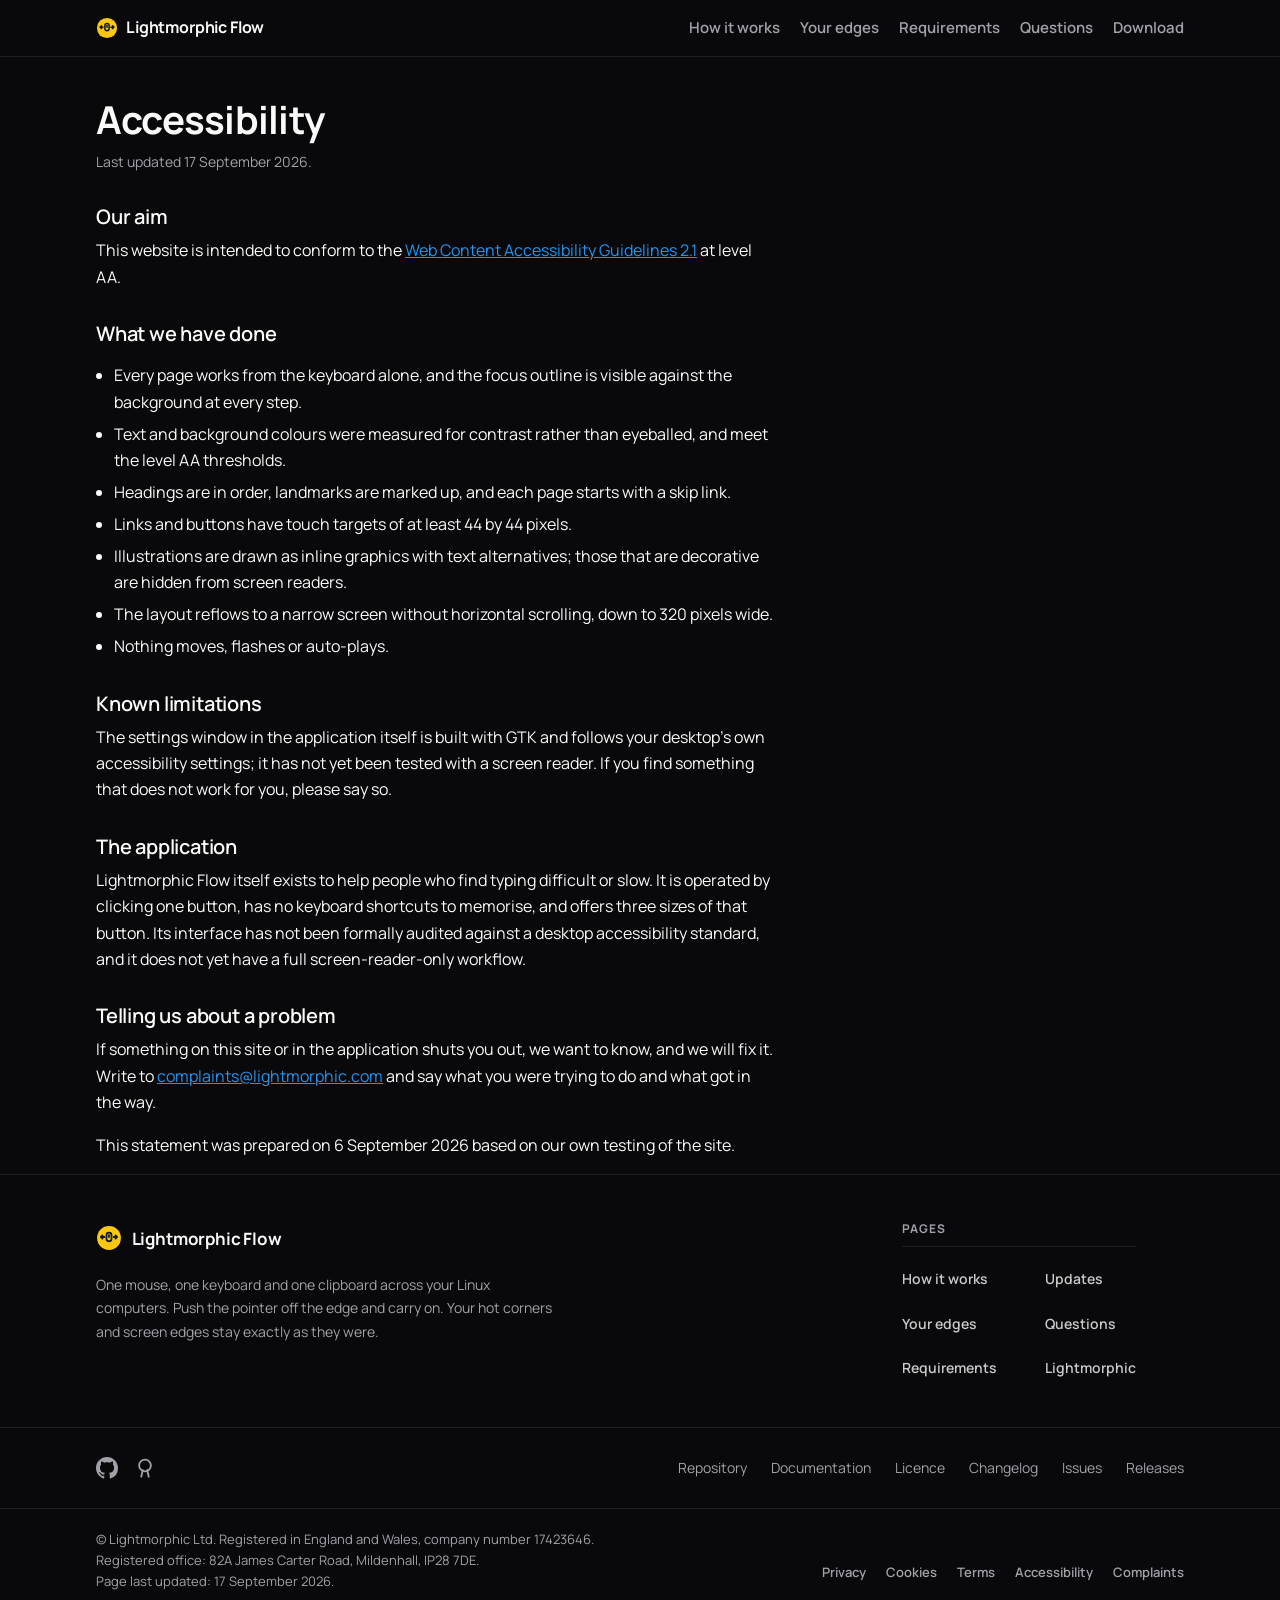
<file: docs/accessibility.html>
<!doctype html>
<html lang="en">
<head>
<meta charset="utf-8">
<meta name="viewport" content="width=device-width, initial-scale=1">
<title>Accessibility: Lightmorphic Flow</title>
<meta name="description" content="How accessible this website is, what we have tested, and how to tell us when we have got it wrong.">
<link rel="canonical" href="https://flow.lightmorphic.com/accessibility.html">
<link rel="icon" href="images/flow.svg" type="image/svg+xml">

<link rel="preload" href="fonts/Manrope-VariableFont_wght.ttf" as="font" type="font/ttf" crossorigin>
<link rel="stylesheet" href="style.css">
<meta name="theme-color" content="#09090b">
<meta property="og:title" content="Accessibility: Lightmorphic Flow">
<meta property="og:description" content="How accessible this website is, what we have tested, and how to tell us when we have got it wrong.">
<meta property="og:url" content="https://flow.lightmorphic.com/accessibility.html">
<meta property="og:type" content="article">
<script type="application/ld+json">
{
  "@context": "https://schema.org",
  "@type": "WebPage",
  "@id": "https://flow.lightmorphic.com/accessibility.html",
  "url": "https://flow.lightmorphic.com/accessibility.html",
  "name": "Accessibility",
  "description": "How accessible this website is, what we have tested, and how to tell us when we have got it wrong.",
  "inLanguage": "en-GB",
  "dateModified": "2026-09-06",
  "isPartOf": { "@id": "https://flow.lightmorphic.com/#website" }
}
</script>
</head>
<body>

<a class="skip" href="#main">Skip to content</a>

<nav class="topnav">
  <div class="wrap topnav-inner">
    <a class="brand" href="index.html">
      <svg viewBox="0 0 24 24" width="22" height="22" aria-hidden="true">
        <circle cx="12" cy="12" r="11" fill="#fbc711"/>
        <g stroke="#111827" stroke-width="1.65" stroke-linecap="round" stroke-linejoin="round" fill="none">
          <rect x="9.68" y="7.13" width="4.65" height="7.88" rx="2.33"/>
            <line x1="12" y1="9.38" x2="12" y2="11.06"/>
            <path d="M7.65 11.06H4.5M6 9.56 4.5 11.06l1.5 1.5"/>
            <path d="M16.35 11.06h3.15M18 9.56l1.5 1.5-1.5 1.5"/>
        </g>
      </svg>
      Lightmorphic Flow
    </a>
    <div class="nav-links">
      <a class="hide-sm" href="index.html#how">How it works</a>
      <a class="hide-sm" href="index.html#edges">Your edges</a>
      <a class="hide-sm" href="index.html#requirements">Requirements</a>
      <a class="hide-sm" href="index.html#faq">Questions</a>
      <a href="index.html#download">Download</a>
    </div>
  </div>
</nav>

<main id="main">

<section class="legal-page">
  <div class="wrap">
    <h1>Accessibility</h1>
    <p class="updated">Last updated 17 September 2026.</p>
    <div class="legal-body">
      <h2>Our aim</h2>
      <p>This website is intended to conform to the <a href="https://www.w3.org/TR/WCAG21/">Web Content Accessibility Guidelines 2.1</a> at level AA.</p>
      
      <h2>What we have done</h2>
      <ul>
        <li>Every page works from the keyboard alone, and the focus outline is visible against the background at every step.</li>
        <li>Text and background colours were measured for contrast rather than eyeballed, and meet the level AA thresholds.</li>
        <li>Headings are in order, landmarks are marked up, and each page starts with a skip link.</li>
        <li>Links and buttons have touch targets of at least 44 by 44 pixels.</li>
        <li>Illustrations are drawn as inline graphics with text alternatives; those that are decorative are hidden from screen readers.</li>
        <li>The layout reflows to a narrow screen without horizontal scrolling, down to 320 pixels wide.</li>
        <li>Nothing moves, flashes or auto-plays.</li>
      </ul>
      
      <h2>Known limitations</h2>
      <p>The settings window in the application itself is built with GTK and follows your desktop's own accessibility settings; it has not yet been tested with a screen reader. If you find something that does not work for you, please say so.</p>
      
      <h2>The application</h2>
      <p>Lightmorphic Flow itself exists to help people who find typing difficult or slow. It is operated by clicking one button, has no keyboard shortcuts to memorise, and offers three sizes of that button. Its interface has not been formally audited against a desktop accessibility standard, and it does not yet have a full screen-reader-only workflow.</p>
      
      <h2>Telling us about a problem</h2>
      <p>If something on this site or in the application shuts you out, we want to know, and we will fix it. Write to <a href="mailto:complaints@lightmorphic.com">complaints@lightmorphic.com</a> and say what you were trying to do and what got in the way.</p>
      <p>This statement was prepared on 6 September 2026 based on our own testing of the site.</p>
    </div>
  </div>
</section>

</main>

<footer class="foot">
  <div class="wrap foot-inner">

    <div class="foot-brand">
      <a class="foot-lockup" href="index.html">
        <svg viewBox="0 0 24 24" width="26" height="26" aria-hidden="true">
          <circle cx="12" cy="12" r="11" fill="#fbc711"/>
          <g stroke="#111827" stroke-width="1.65" stroke-linecap="round" stroke-linejoin="round" fill="none">
            <rect x="9.68" y="7.13" width="4.65" height="7.88" rx="2.33"/>
            <line x1="12" y1="9.38" x2="12" y2="11.06"/>
            <path d="M7.65 11.06H4.5M6 9.56 4.5 11.06l1.5 1.5"/>
            <path d="M16.35 11.06h3.15M18 9.56l1.5 1.5-1.5 1.5"/>
          </g>
        </svg>
        Lightmorphic Flow
      </a>
      <p class="foot-tagline">One mouse, one keyboard and one clipboard across your Linux computers. Push the pointer off the edge and carry on. Your hot corners and screen edges stay exactly as they were.</p>
    </div>

    <nav class="foot-nav" aria-label="Footer">
      <p class="foot-nav-title">Pages</p>
      <div class="foot-nav-links">
        <a href="index.html#how">How it works</a>
        <a href="index.html#edges">Your edges</a>
        <a href="index.html#requirements">Requirements</a>
        <a href="index.html#updates">Updates</a>
        <a href="index.html#faq">Questions</a>
        <a href="https://lightmorphic.com">Lightmorphic</a>
      </div>
    </nav>

  </div>
</footer>

<div class="gh-foot">
  <div class="wrap gh-inner">
    <div class="gh-marks">
      <a href="https://github.com/lightmorphic/flow" aria-label="Lightmorphic Flow on GitHub">
        <svg viewBox="0 0 16 16" width="22" height="22" aria-hidden="true" fill="currentColor">
          <path d="M8 0C3.58 0 0 3.58 0 8c0 3.54 2.29 6.53 5.47 7.59.4.07.55-.17.55-.38 0-.19-.01-.82-.01-1.49-2.01.37-2.53-.49-2.69-.94-.09-.23-.48-.94-.82-1.13-.28-.15-.68-.52-.01-.53.63-.01 1.08.58 1.23.82.72 1.21 1.87.87 2.33.66.07-.52.28-.87.51-1.07-1.78-.2-3.64-.89-3.64-3.95 0-.87.31-1.59.82-2.15-.08-.2-.36-1.02.08-2.12 0 0 .67-.21 2.2.82.64-.18 1.32-.27 2-.27.68 0 1.36.09 2 .27 1.53-1.04 2.2-.82 2.2-.82.44 1.1.16 1.92.08 2.12.51.56.82 1.27.82 2.15 0 3.07-1.87 3.75-3.65 3.95.29.25.54.73.54 1.48 0 1.07-.01 1.93-.01 2.2 0 .21.15.46.55.38A8.01 8.01 0 0 0 16 8c0-4.42-3.58-8-8-8Z"/>
        </svg>
      </a>
      <a href="https://opensource.org/license/gpl-3-0" aria-label="GPL-3.0, an Open Source Initiative approved licence">
        <svg viewBox="0 0 24 24" width="22" height="22" aria-hidden="true" fill="none" stroke="currentColor" stroke-width="2">
          <circle cx="12" cy="9.2" r="6.4"/>
          <path d="M9.6 14.4 7.9 21.5" stroke-linecap="round"/>
          <path d="M14.4 14.4 16.1 21.5" stroke-linecap="round"/>
        </svg>
      </a>
    </div>
    <nav class="gh-links" aria-label="Source code">
      <a href="https://github.com/lightmorphic/flow">Repository</a>
      <a href="https://github.com/lightmorphic/flow#readme">Documentation</a>
      <a href="https://github.com/lightmorphic/flow/blob/main/LICENSE">Licence</a>
      <a href="https://github.com/lightmorphic/flow/commits/main">Changelog</a>
      <a href="https://github.com/lightmorphic/flow/issues">Issues</a>
      <a href="https://github.com/lightmorphic/flow/releases">Releases</a>
    </nav>
  </div>
</div>

<div class="legal">
  <div class="wrap legal-inner">
    <p class="legal-text">
      © Lightmorphic Ltd. Registered in England and Wales, company number 17423646.<br>
      Registered office: 82A James Carter Road, Mildenhall, IP28 7DE.<br>
      Page last updated: 17 September 2026.
    </p>
    <nav class="legal-links" aria-label="Legal">
      <a href="privacy.html">Privacy</a>
      <a href="cookies.html">Cookies</a>
      <a href="terms.html">Terms</a>
      <a href="accessibility.html">Accessibility</a>
      <a href="complaints.html">Complaints</a>
    </nav>
  </div>
</div>

</body>
</html>
</file>
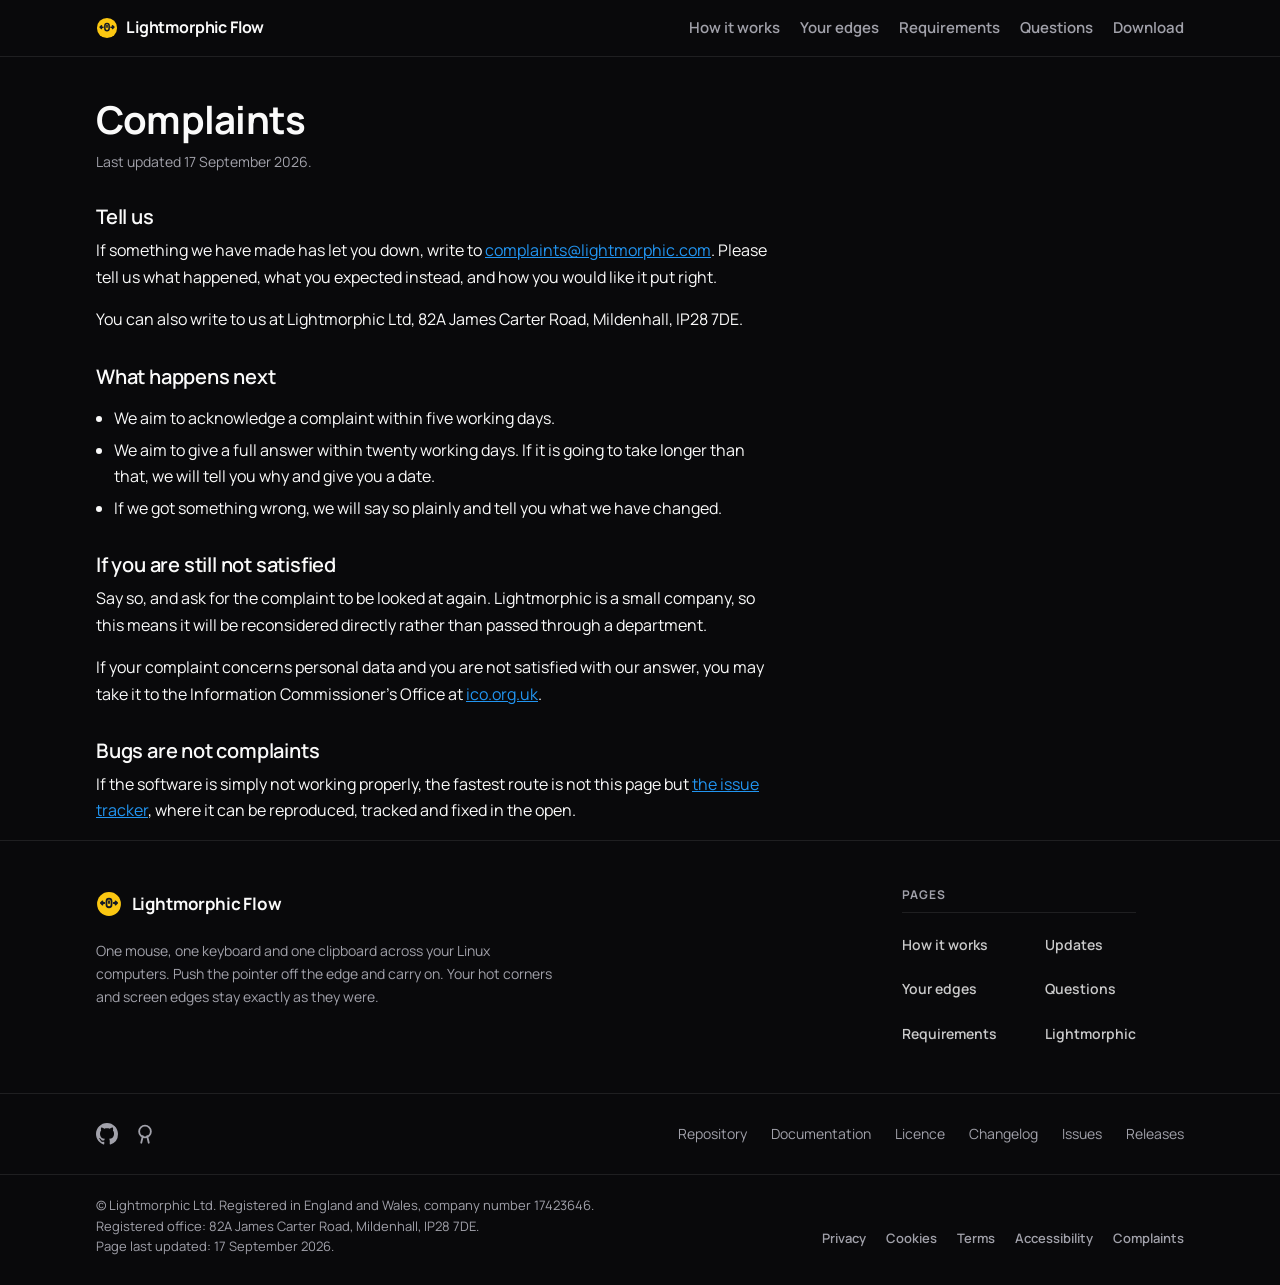
<file: docs/complaints.html>
<!doctype html>
<html lang="en">
<head>
<meta charset="utf-8">
<meta name="viewport" content="width=device-width, initial-scale=1">
<title>Complaints: Lightmorphic Flow</title>
<meta name="description" content="How to complain, what happens next, and how long it should take.">
<link rel="canonical" href="https://flow.lightmorphic.com/complaints.html">
<link rel="icon" href="images/flow.svg" type="image/svg+xml">

<link rel="preload" href="fonts/Manrope-VariableFont_wght.ttf" as="font" type="font/ttf" crossorigin>
<link rel="stylesheet" href="style.css">
<meta name="theme-color" content="#09090b">
<meta property="og:title" content="Complaints: Lightmorphic Flow">
<meta property="og:description" content="How to complain, what happens next, and how long it should take.">
<meta property="og:url" content="https://flow.lightmorphic.com/complaints.html">
<meta property="og:type" content="article">
<script type="application/ld+json">
{
  "@context": "https://schema.org",
  "@type": "WebPage",
  "@id": "https://flow.lightmorphic.com/complaints.html",
  "url": "https://flow.lightmorphic.com/complaints.html",
  "name": "Complaints",
  "description": "How to complain, what happens next, and how long it should take.",
  "inLanguage": "en-GB",
  "dateModified": "2026-09-06",
  "isPartOf": { "@id": "https://flow.lightmorphic.com/#website" }
}
</script>
</head>
<body>

<a class="skip" href="#main">Skip to content</a>

<nav class="topnav">
  <div class="wrap topnav-inner">
    <a class="brand" href="index.html">
      <svg viewBox="0 0 24 24" width="22" height="22" aria-hidden="true">
        <circle cx="12" cy="12" r="11" fill="#fbc711"/>
        <g stroke="#111827" stroke-width="1.65" stroke-linecap="round" stroke-linejoin="round" fill="none">
          <rect x="9.68" y="7.13" width="4.65" height="7.88" rx="2.33"/>
            <line x1="12" y1="9.38" x2="12" y2="11.06"/>
            <path d="M7.65 11.06H4.5M6 9.56 4.5 11.06l1.5 1.5"/>
            <path d="M16.35 11.06h3.15M18 9.56l1.5 1.5-1.5 1.5"/>
        </g>
      </svg>
      Lightmorphic Flow
    </a>
    <div class="nav-links">
      <a class="hide-sm" href="index.html#how">How it works</a>
      <a class="hide-sm" href="index.html#edges">Your edges</a>
      <a class="hide-sm" href="index.html#requirements">Requirements</a>
      <a class="hide-sm" href="index.html#faq">Questions</a>
      <a href="index.html#download">Download</a>
    </div>
  </div>
</nav>

<main id="main">

<section class="legal-page">
  <div class="wrap">
    <h1>Complaints</h1>
    <p class="updated">Last updated 17 September 2026.</p>
    <div class="legal-body">
      <h2>Tell us</h2>
      <p>If something we have made has let you down, write to <a href="mailto:complaints@lightmorphic.com">complaints@lightmorphic.com</a>. Please tell us what happened, what you expected instead, and how you would like it put right.</p>
      <p>You can also write to us at Lightmorphic Ltd, 82A James Carter Road, Mildenhall, IP28 7DE.</p>
      
      <h2>What happens next</h2>
      <ul>
        <li>We aim to acknowledge a complaint within five working days.</li>
        <li>We aim to give a full answer within twenty working days. If it is going to take longer than that, we will tell you why and give you a date.</li>
        <li>If we got something wrong, we will say so plainly and tell you what we have changed.</li>
      </ul>
      
      <h2>If you are still not satisfied</h2>
      <p>Say so, and ask for the complaint to be looked at again. Lightmorphic is a small company, so this means it will be reconsidered directly rather than passed through a department.</p>
      <p>If your complaint concerns personal data and you are not satisfied with our answer, you may take it to the Information Commissioner's Office at <a href="https://ico.org.uk">ico.org.uk</a>.</p>
      
      <h2>Bugs are not complaints</h2>
      <p>If the software is simply not working properly, the fastest route is not this page but <a href="https://github.com/lightmorphic/flow/issues">the issue tracker</a>, where it can be reproduced, tracked and fixed in the open.</p>
    </div>
  </div>
</section>

</main>

<footer class="foot">
  <div class="wrap foot-inner">

    <div class="foot-brand">
      <a class="foot-lockup" href="index.html">
        <svg viewBox="0 0 24 24" width="26" height="26" aria-hidden="true">
          <circle cx="12" cy="12" r="11" fill="#fbc711"/>
          <g stroke="#111827" stroke-width="1.65" stroke-linecap="round" stroke-linejoin="round" fill="none">
            <rect x="9.68" y="7.13" width="4.65" height="7.88" rx="2.33"/>
            <line x1="12" y1="9.38" x2="12" y2="11.06"/>
            <path d="M7.65 11.06H4.5M6 9.56 4.5 11.06l1.5 1.5"/>
            <path d="M16.35 11.06h3.15M18 9.56l1.5 1.5-1.5 1.5"/>
          </g>
        </svg>
        Lightmorphic Flow
      </a>
      <p class="foot-tagline">One mouse, one keyboard and one clipboard across your Linux computers. Push the pointer off the edge and carry on. Your hot corners and screen edges stay exactly as they were.</p>
    </div>

    <nav class="foot-nav" aria-label="Footer">
      <p class="foot-nav-title">Pages</p>
      <div class="foot-nav-links">
        <a href="index.html#how">How it works</a>
        <a href="index.html#edges">Your edges</a>
        <a href="index.html#requirements">Requirements</a>
        <a href="index.html#updates">Updates</a>
        <a href="index.html#faq">Questions</a>
        <a href="https://lightmorphic.com">Lightmorphic</a>
      </div>
    </nav>

  </div>
</footer>

<div class="gh-foot">
  <div class="wrap gh-inner">
    <div class="gh-marks">
      <a href="https://github.com/lightmorphic/flow" aria-label="Lightmorphic Flow on GitHub">
        <svg viewBox="0 0 16 16" width="22" height="22" aria-hidden="true" fill="currentColor">
          <path d="M8 0C3.58 0 0 3.58 0 8c0 3.54 2.29 6.53 5.47 7.59.4.07.55-.17.55-.38 0-.19-.01-.82-.01-1.49-2.01.37-2.53-.49-2.69-.94-.09-.23-.48-.94-.82-1.13-.28-.15-.68-.52-.01-.53.63-.01 1.08.58 1.23.82.72 1.21 1.87.87 2.33.66.07-.52.28-.87.51-1.07-1.78-.2-3.64-.89-3.64-3.95 0-.87.31-1.59.82-2.15-.08-.2-.36-1.02.08-2.12 0 0 .67-.21 2.2.82.64-.18 1.32-.27 2-.27.68 0 1.36.09 2 .27 1.53-1.04 2.2-.82 2.2-.82.44 1.1.16 1.92.08 2.12.51.56.82 1.27.82 2.15 0 3.07-1.87 3.75-3.65 3.95.29.25.54.73.54 1.48 0 1.07-.01 1.93-.01 2.2 0 .21.15.46.55.38A8.01 8.01 0 0 0 16 8c0-4.42-3.58-8-8-8Z"/>
        </svg>
      </a>
      <a href="https://opensource.org/license/gpl-3-0" aria-label="GPL-3.0, an Open Source Initiative approved licence">
        <svg viewBox="0 0 24 24" width="22" height="22" aria-hidden="true" fill="none" stroke="currentColor" stroke-width="2">
          <circle cx="12" cy="9.2" r="6.4"/>
          <path d="M9.6 14.4 7.9 21.5" stroke-linecap="round"/>
          <path d="M14.4 14.4 16.1 21.5" stroke-linecap="round"/>
        </svg>
      </a>
    </div>
    <nav class="gh-links" aria-label="Source code">
      <a href="https://github.com/lightmorphic/flow">Repository</a>
      <a href="https://github.com/lightmorphic/flow#readme">Documentation</a>
      <a href="https://github.com/lightmorphic/flow/blob/main/LICENSE">Licence</a>
      <a href="https://github.com/lightmorphic/flow/commits/main">Changelog</a>
      <a href="https://github.com/lightmorphic/flow/issues">Issues</a>
      <a href="https://github.com/lightmorphic/flow/releases">Releases</a>
    </nav>
  </div>
</div>

<div class="legal">
  <div class="wrap legal-inner">
    <p class="legal-text">
      © Lightmorphic Ltd. Registered in England and Wales, company number 17423646.<br>
      Registered office: 82A James Carter Road, Mildenhall, IP28 7DE.<br>
      Page last updated: 17 September 2026.
    </p>
    <nav class="legal-links" aria-label="Legal">
      <a href="privacy.html">Privacy</a>
      <a href="cookies.html">Cookies</a>
      <a href="terms.html">Terms</a>
      <a href="accessibility.html">Accessibility</a>
      <a href="complaints.html">Complaints</a>
    </nav>
  </div>
</div>

</body>
</html>
</file>
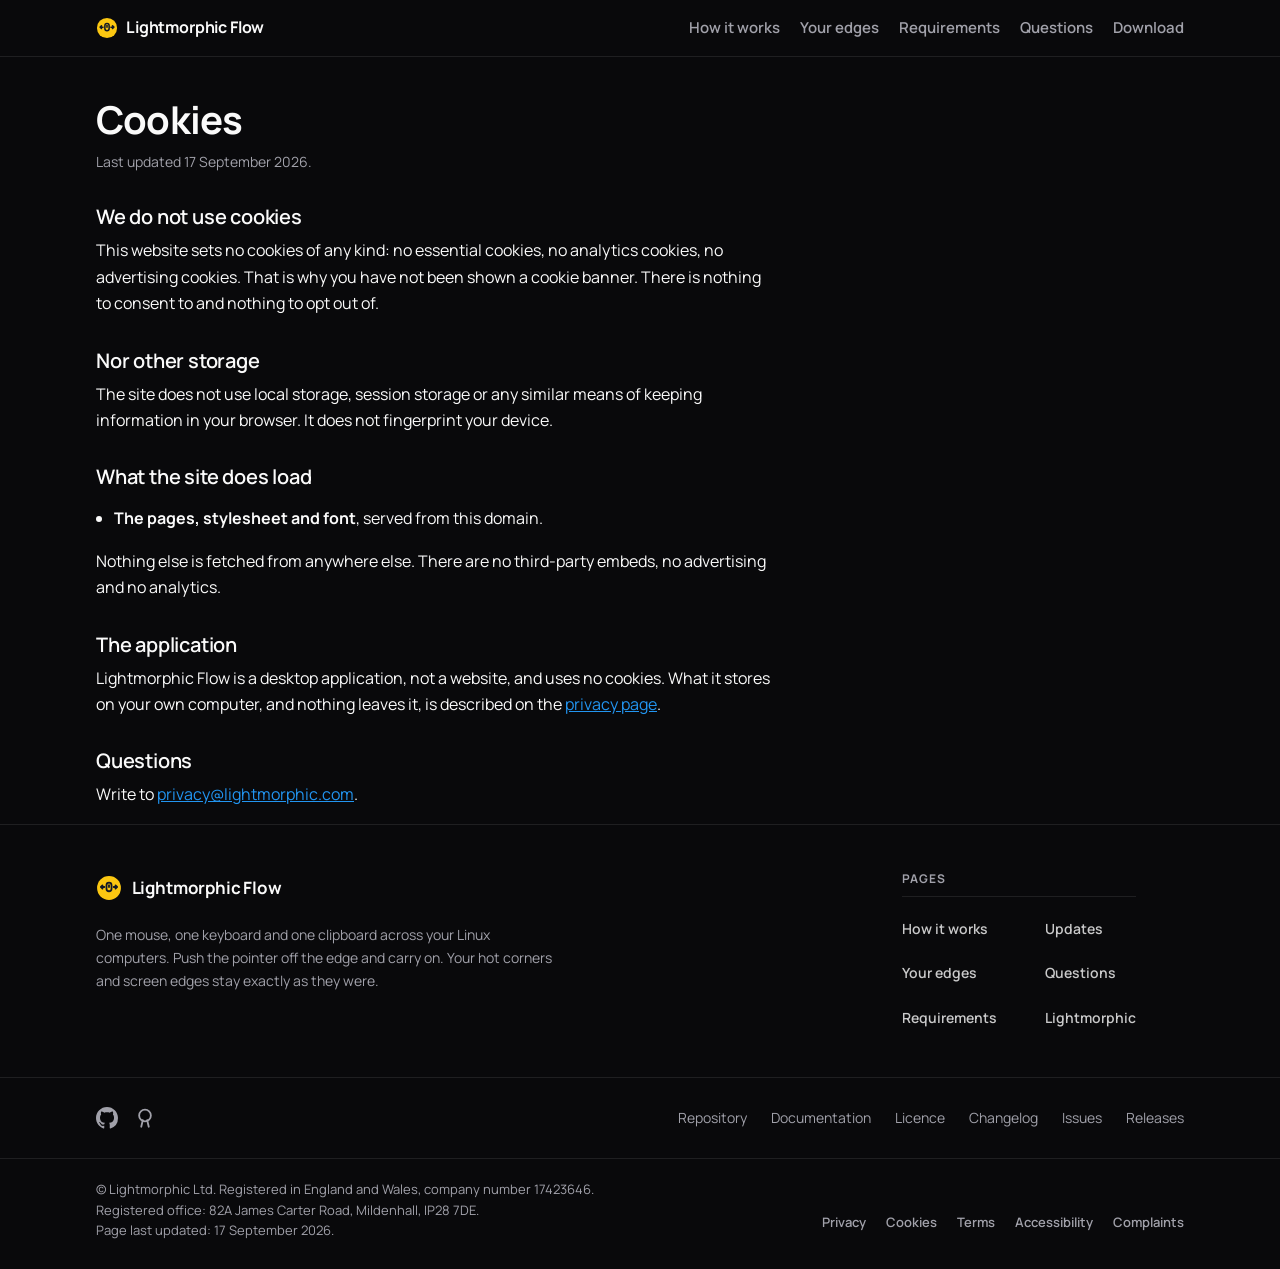
<file: docs/cookies.html>
<!doctype html>
<html lang="en">
<head>
<meta charset="utf-8">
<meta name="viewport" content="width=device-width, initial-scale=1">
<title>Cookies: Lightmorphic Flow</title>
<meta name="description" content="This website does not use cookies. Here is exactly what it does instead.">
<link rel="canonical" href="https://flow.lightmorphic.com/cookies.html">
<link rel="icon" href="images/flow.svg" type="image/svg+xml">

<link rel="preload" href="fonts/Manrope-VariableFont_wght.ttf" as="font" type="font/ttf" crossorigin>
<link rel="stylesheet" href="style.css">
<meta name="theme-color" content="#09090b">
<meta property="og:title" content="Cookies: Lightmorphic Flow">
<meta property="og:description" content="This website does not use cookies. Here is exactly what it does instead.">
<meta property="og:url" content="https://flow.lightmorphic.com/cookies.html">
<meta property="og:type" content="article">
<script type="application/ld+json">
{
  "@context": "https://schema.org",
  "@type": "WebPage",
  "@id": "https://flow.lightmorphic.com/cookies.html",
  "url": "https://flow.lightmorphic.com/cookies.html",
  "name": "Cookies",
  "description": "This website does not use cookies. Here is exactly what it does instead.",
  "inLanguage": "en-GB",
  "dateModified": "2026-09-06",
  "isPartOf": { "@id": "https://flow.lightmorphic.com/#website" }
}
</script>
</head>
<body>

<a class="skip" href="#main">Skip to content</a>

<nav class="topnav">
  <div class="wrap topnav-inner">
    <a class="brand" href="index.html">
      <svg viewBox="0 0 24 24" width="22" height="22" aria-hidden="true">
        <circle cx="12" cy="12" r="11" fill="#fbc711"/>
        <g stroke="#111827" stroke-width="1.65" stroke-linecap="round" stroke-linejoin="round" fill="none">
          <rect x="9.68" y="7.13" width="4.65" height="7.88" rx="2.33"/>
            <line x1="12" y1="9.38" x2="12" y2="11.06"/>
            <path d="M7.65 11.06H4.5M6 9.56 4.5 11.06l1.5 1.5"/>
            <path d="M16.35 11.06h3.15M18 9.56l1.5 1.5-1.5 1.5"/>
        </g>
      </svg>
      Lightmorphic Flow
    </a>
    <div class="nav-links">
      <a class="hide-sm" href="index.html#how">How it works</a>
      <a class="hide-sm" href="index.html#edges">Your edges</a>
      <a class="hide-sm" href="index.html#requirements">Requirements</a>
      <a class="hide-sm" href="index.html#faq">Questions</a>
      <a href="index.html#download">Download</a>
    </div>
  </div>
</nav>

<main id="main">

<section class="legal-page">
  <div class="wrap">
    <h1>Cookies</h1>
    <p class="updated">Last updated 17 September 2026.</p>
    <div class="legal-body">
      <h2>We do not use cookies</h2>
      <p>This website sets no cookies of any kind: no essential cookies, no analytics cookies, no advertising cookies. That is why you have not been shown a cookie banner. There is nothing to consent to and nothing to opt out of.</p>
      
      <h2>Nor other storage</h2>
      <p>The site does not use local storage, session storage or any similar means of keeping information in your browser. It does not fingerprint your device.</p>
      
      <h2>What the site does load</h2>
      <ul>
        <li><strong>The pages, stylesheet and font</strong>, served from this domain.</li>
      </ul>
      <p>Nothing else is fetched from anywhere else. There are no third-party embeds, no advertising and no analytics.</p>
      
      <h2>The application</h2>
      <p>Lightmorphic Flow is a desktop application, not a website, and uses no cookies. What it stores on your own computer, and nothing leaves it, is described on the <a href="privacy.html">privacy page</a>.</p>
      
      <h2>Questions</h2>
      <p>Write to <a href="mailto:privacy@lightmorphic.com">privacy@lightmorphic.com</a>.</p>
    </div>
  </div>
</section>

</main>

<footer class="foot">
  <div class="wrap foot-inner">

    <div class="foot-brand">
      <a class="foot-lockup" href="index.html">
        <svg viewBox="0 0 24 24" width="26" height="26" aria-hidden="true">
          <circle cx="12" cy="12" r="11" fill="#fbc711"/>
          <g stroke="#111827" stroke-width="1.65" stroke-linecap="round" stroke-linejoin="round" fill="none">
            <rect x="9.68" y="7.13" width="4.65" height="7.88" rx="2.33"/>
            <line x1="12" y1="9.38" x2="12" y2="11.06"/>
            <path d="M7.65 11.06H4.5M6 9.56 4.5 11.06l1.5 1.5"/>
            <path d="M16.35 11.06h3.15M18 9.56l1.5 1.5-1.5 1.5"/>
          </g>
        </svg>
        Lightmorphic Flow
      </a>
      <p class="foot-tagline">One mouse, one keyboard and one clipboard across your Linux computers. Push the pointer off the edge and carry on. Your hot corners and screen edges stay exactly as they were.</p>
    </div>

    <nav class="foot-nav" aria-label="Footer">
      <p class="foot-nav-title">Pages</p>
      <div class="foot-nav-links">
        <a href="index.html#how">How it works</a>
        <a href="index.html#edges">Your edges</a>
        <a href="index.html#requirements">Requirements</a>
        <a href="index.html#updates">Updates</a>
        <a href="index.html#faq">Questions</a>
        <a href="https://lightmorphic.com">Lightmorphic</a>
      </div>
    </nav>

  </div>
</footer>

<div class="gh-foot">
  <div class="wrap gh-inner">
    <div class="gh-marks">
      <a href="https://github.com/lightmorphic/flow" aria-label="Lightmorphic Flow on GitHub">
        <svg viewBox="0 0 16 16" width="22" height="22" aria-hidden="true" fill="currentColor">
          <path d="M8 0C3.58 0 0 3.58 0 8c0 3.54 2.29 6.53 5.47 7.59.4.07.55-.17.55-.38 0-.19-.01-.82-.01-1.49-2.01.37-2.53-.49-2.69-.94-.09-.23-.48-.94-.82-1.13-.28-.15-.68-.52-.01-.53.63-.01 1.08.58 1.23.82.72 1.21 1.87.87 2.33.66.07-.52.28-.87.51-1.07-1.78-.2-3.64-.89-3.64-3.95 0-.87.31-1.59.82-2.15-.08-.2-.36-1.02.08-2.12 0 0 .67-.21 2.2.82.64-.18 1.32-.27 2-.27.68 0 1.36.09 2 .27 1.53-1.04 2.2-.82 2.2-.82.44 1.1.16 1.92.08 2.12.51.56.82 1.27.82 2.15 0 3.07-1.87 3.75-3.65 3.95.29.25.54.73.54 1.48 0 1.07-.01 1.93-.01 2.2 0 .21.15.46.55.38A8.01 8.01 0 0 0 16 8c0-4.42-3.58-8-8-8Z"/>
        </svg>
      </a>
      <a href="https://opensource.org/license/gpl-3-0" aria-label="GPL-3.0, an Open Source Initiative approved licence">
        <svg viewBox="0 0 24 24" width="22" height="22" aria-hidden="true" fill="none" stroke="currentColor" stroke-width="2">
          <circle cx="12" cy="9.2" r="6.4"/>
          <path d="M9.6 14.4 7.9 21.5" stroke-linecap="round"/>
          <path d="M14.4 14.4 16.1 21.5" stroke-linecap="round"/>
        </svg>
      </a>
    </div>
    <nav class="gh-links" aria-label="Source code">
      <a href="https://github.com/lightmorphic/flow">Repository</a>
      <a href="https://github.com/lightmorphic/flow#readme">Documentation</a>
      <a href="https://github.com/lightmorphic/flow/blob/main/LICENSE">Licence</a>
      <a href="https://github.com/lightmorphic/flow/commits/main">Changelog</a>
      <a href="https://github.com/lightmorphic/flow/issues">Issues</a>
      <a href="https://github.com/lightmorphic/flow/releases">Releases</a>
    </nav>
  </div>
</div>

<div class="legal">
  <div class="wrap legal-inner">
    <p class="legal-text">
      © Lightmorphic Ltd. Registered in England and Wales, company number 17423646.<br>
      Registered office: 82A James Carter Road, Mildenhall, IP28 7DE.<br>
      Page last updated: 17 September 2026.
    </p>
    <nav class="legal-links" aria-label="Legal">
      <a href="privacy.html">Privacy</a>
      <a href="cookies.html">Cookies</a>
      <a href="terms.html">Terms</a>
      <a href="accessibility.html">Accessibility</a>
      <a href="complaints.html">Complaints</a>
    </nav>
  </div>
</div>

</body>
</html>
</file>
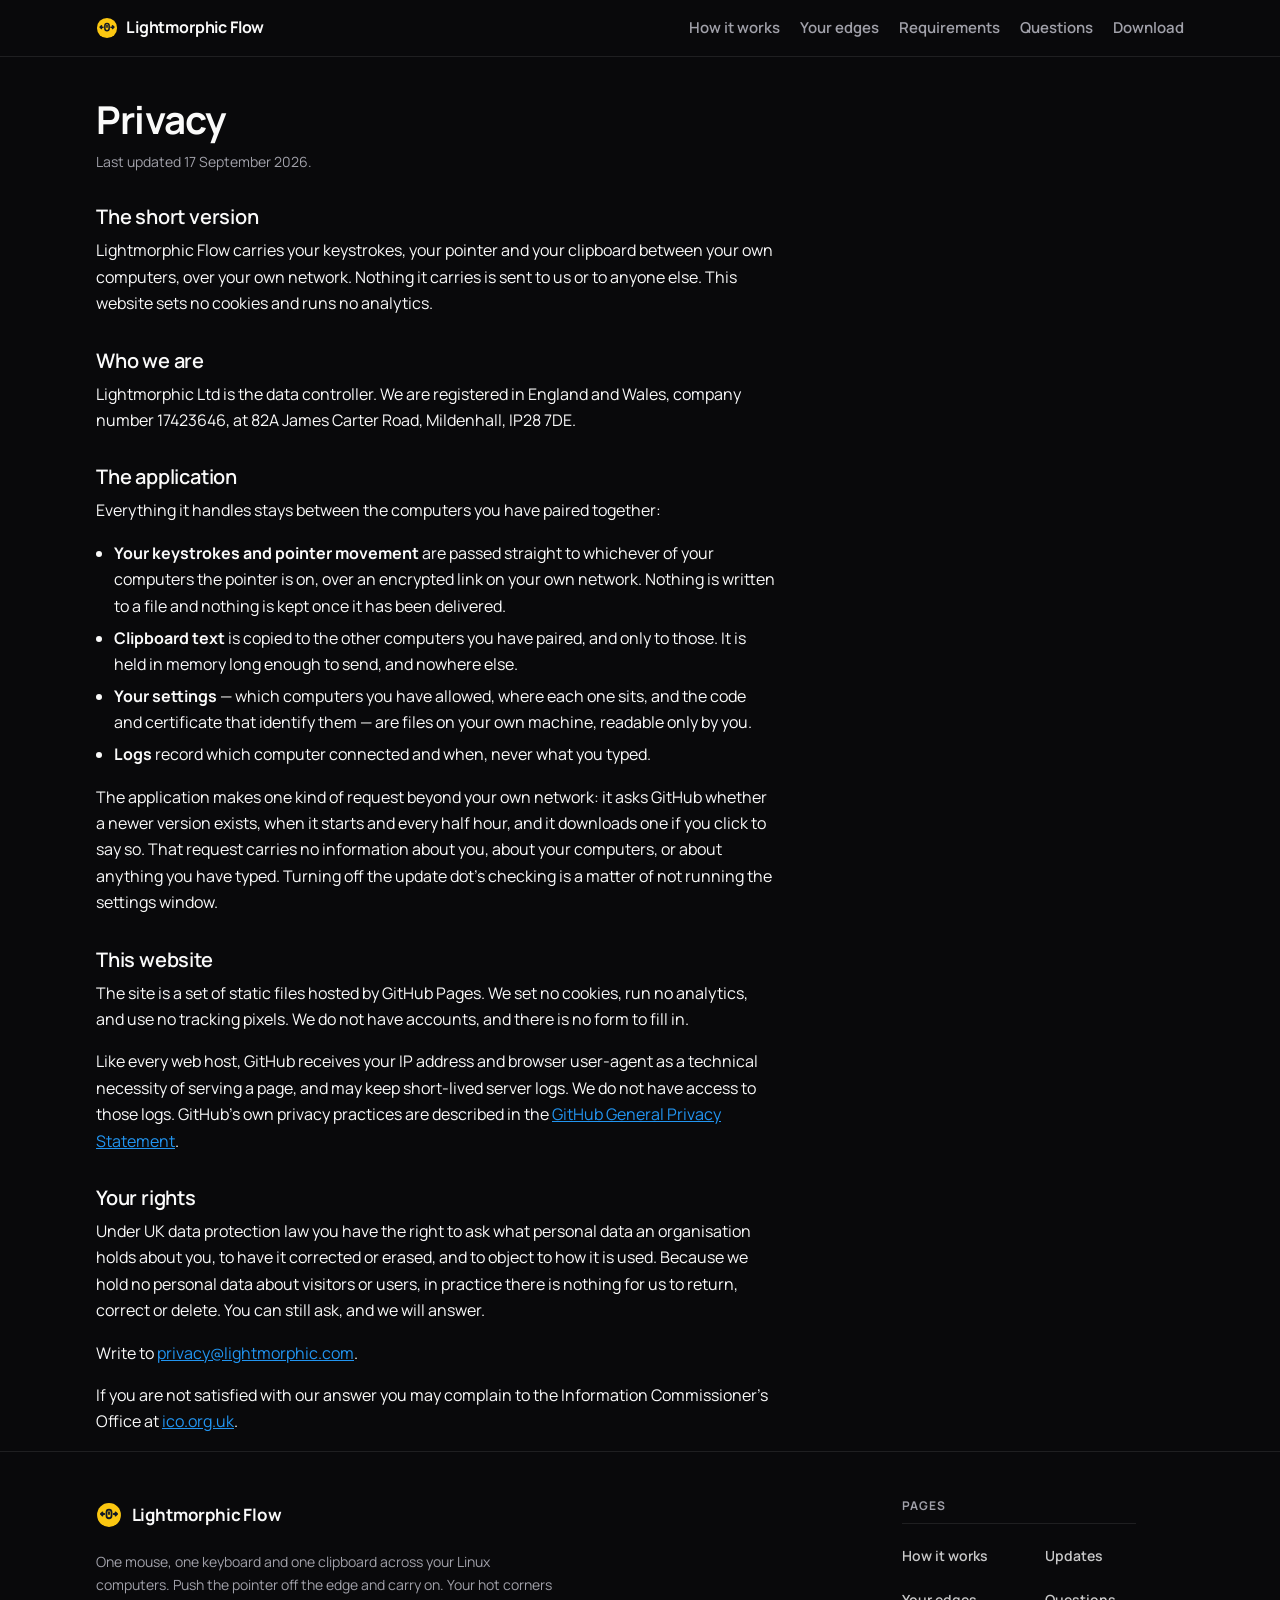
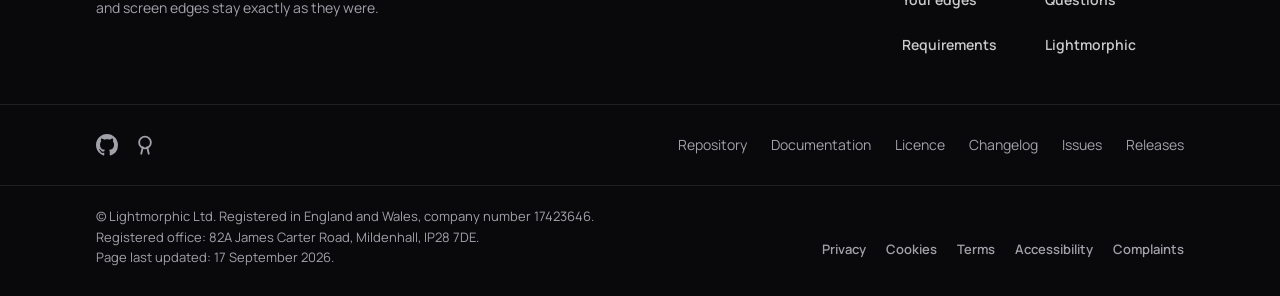
<file: docs/privacy.html>
<!doctype html>
<html lang="en">
<head>
<meta charset="utf-8">
<meta name="viewport" content="width=device-width, initial-scale=1">
<title>Privacy: Lightmorphic Flow</title>
<meta name="description" content="How Lightmorphic Flow and this website handle your information: almost none of it exists.">
<link rel="canonical" href="https://flow.lightmorphic.com/privacy.html">
<link rel="icon" href="images/flow.svg" type="image/svg+xml">

<link rel="preload" href="fonts/Manrope-VariableFont_wght.ttf" as="font" type="font/ttf" crossorigin>
<link rel="stylesheet" href="style.css">
<meta name="theme-color" content="#09090b">
<meta property="og:title" content="Privacy: Lightmorphic Flow">
<meta property="og:description" content="How Lightmorphic Flow and this website handle your information: almost none of it exists.">
<meta property="og:url" content="https://flow.lightmorphic.com/privacy.html">
<meta property="og:type" content="article">
<script type="application/ld+json">
{
  "@context": "https://schema.org",
  "@type": "WebPage",
  "@id": "https://flow.lightmorphic.com/privacy.html",
  "url": "https://flow.lightmorphic.com/privacy.html",
  "name": "Privacy",
  "description": "How Lightmorphic Flow and this website handle your information: almost none of it exists.",
  "inLanguage": "en-GB",
  "dateModified": "2026-09-06",
  "isPartOf": { "@id": "https://flow.lightmorphic.com/#website" }
}
</script>
</head>
<body>

<a class="skip" href="#main">Skip to content</a>

<nav class="topnav">
  <div class="wrap topnav-inner">
    <a class="brand" href="index.html">
      <svg viewBox="0 0 24 24" width="22" height="22" aria-hidden="true">
        <circle cx="12" cy="12" r="11" fill="#fbc711"/>
        <g stroke="#111827" stroke-width="1.65" stroke-linecap="round" stroke-linejoin="round" fill="none">
          <rect x="9.68" y="7.13" width="4.65" height="7.88" rx="2.33"/>
            <line x1="12" y1="9.38" x2="12" y2="11.06"/>
            <path d="M7.65 11.06H4.5M6 9.56 4.5 11.06l1.5 1.5"/>
            <path d="M16.35 11.06h3.15M18 9.56l1.5 1.5-1.5 1.5"/>
        </g>
      </svg>
      Lightmorphic Flow
    </a>
    <div class="nav-links">
      <a class="hide-sm" href="index.html#how">How it works</a>
      <a class="hide-sm" href="index.html#edges">Your edges</a>
      <a class="hide-sm" href="index.html#requirements">Requirements</a>
      <a class="hide-sm" href="index.html#faq">Questions</a>
      <a href="index.html#download">Download</a>
    </div>
  </div>
</nav>

<main id="main">

<section class="legal-page">
  <div class="wrap">
    <h1>Privacy</h1>
    <p class="updated">Last updated 17 September 2026.</p>
    <div class="legal-body">
      <h2>The short version</h2>
      <p>Lightmorphic Flow carries your keystrokes, your pointer and your clipboard between your own computers, over your own network. Nothing it carries is sent to us or to anyone else. This website sets no cookies and runs no analytics.</p>
      
      <h2>Who we are</h2>
      <p>Lightmorphic Ltd is the data controller. We are registered in England and Wales, company number 17423646, at 82A James Carter Road, Mildenhall, IP28 7DE.</p>
      
      <h2>The application</h2>
      <p>Everything it handles stays between the computers you have paired together:</p>
      <ul>
        <li><strong>Your keystrokes and pointer movement</strong> are passed straight to whichever of your computers the pointer is on, over an encrypted link on your own network. Nothing is written to a file and nothing is kept once it has been delivered.</li>
        <li><strong>Clipboard text</strong> is copied to the other computers you have paired, and only to those. It is held in memory long enough to send, and nowhere else.</li>
        <li><strong>Your settings</strong> — which computers you have allowed, where each one sits, and the code and certificate that identify them — are files on your own machine, readable only by you.</li>
        <li><strong>Logs</strong> record which computer connected and when, never what you typed.</li>
      </ul>
      <p>The application makes one kind of request beyond your own network: it asks GitHub whether a newer version exists, when it starts and every half hour, and it downloads one if you click to say so. That request carries no information about you, about your computers, or about anything you have typed. Turning off the update dot's checking is a matter of not running the settings window.</p>
      
      <h2>This website</h2>
      <p>The site is a set of static files hosted by GitHub Pages. We set no cookies, run no analytics, and use no tracking pixels. We do not have accounts, and there is no form to fill in.</p>
      <p>Like every web host, GitHub receives your IP address and browser user-agent as a technical necessity of serving a page, and may keep short-lived server logs. We do not have access to those logs. GitHub's own privacy practices are described in the <a href="https://docs.github.com/en/site-policy/privacy-policies/github-general-privacy-statement">GitHub General Privacy Statement</a>.</p>
      
      <h2>Your rights</h2>
      <p>Under UK data protection law you have the right to ask what personal data an organisation holds about you, to have it corrected or erased, and to object to how it is used. Because we hold no personal data about visitors or users, in practice there is nothing for us to return, correct or delete. You can still ask, and we will answer.</p>
      <p>Write to <a href="mailto:privacy@lightmorphic.com">privacy@lightmorphic.com</a>.</p>
      <p>If you are not satisfied with our answer you may complain to the Information Commissioner's Office at <a href="https://ico.org.uk">ico.org.uk</a>.</p>
    </div>
  </div>
</section>

</main>

<footer class="foot">
  <div class="wrap foot-inner">

    <div class="foot-brand">
      <a class="foot-lockup" href="index.html">
        <svg viewBox="0 0 24 24" width="26" height="26" aria-hidden="true">
          <circle cx="12" cy="12" r="11" fill="#fbc711"/>
          <g stroke="#111827" stroke-width="1.65" stroke-linecap="round" stroke-linejoin="round" fill="none">
            <rect x="9.68" y="7.13" width="4.65" height="7.88" rx="2.33"/>
            <line x1="12" y1="9.38" x2="12" y2="11.06"/>
            <path d="M7.65 11.06H4.5M6 9.56 4.5 11.06l1.5 1.5"/>
            <path d="M16.35 11.06h3.15M18 9.56l1.5 1.5-1.5 1.5"/>
          </g>
        </svg>
        Lightmorphic Flow
      </a>
      <p class="foot-tagline">One mouse, one keyboard and one clipboard across your Linux computers. Push the pointer off the edge and carry on. Your hot corners and screen edges stay exactly as they were.</p>
    </div>

    <nav class="foot-nav" aria-label="Footer">
      <p class="foot-nav-title">Pages</p>
      <div class="foot-nav-links">
        <a href="index.html#how">How it works</a>
        <a href="index.html#edges">Your edges</a>
        <a href="index.html#requirements">Requirements</a>
        <a href="index.html#updates">Updates</a>
        <a href="index.html#faq">Questions</a>
        <a href="https://lightmorphic.com">Lightmorphic</a>
      </div>
    </nav>

  </div>
</footer>

<div class="gh-foot">
  <div class="wrap gh-inner">
    <div class="gh-marks">
      <a href="https://github.com/lightmorphic/flow" aria-label="Lightmorphic Flow on GitHub">
        <svg viewBox="0 0 16 16" width="22" height="22" aria-hidden="true" fill="currentColor">
          <path d="M8 0C3.58 0 0 3.58 0 8c0 3.54 2.29 6.53 5.47 7.59.4.07.55-.17.55-.38 0-.19-.01-.82-.01-1.49-2.01.37-2.53-.49-2.69-.94-.09-.23-.48-.94-.82-1.13-.28-.15-.68-.52-.01-.53.63-.01 1.08.58 1.23.82.72 1.21 1.87.87 2.33.66.07-.52.28-.87.51-1.07-1.78-.2-3.64-.89-3.64-3.95 0-.87.31-1.59.82-2.15-.08-.2-.36-1.02.08-2.12 0 0 .67-.21 2.2.82.64-.18 1.32-.27 2-.27.68 0 1.36.09 2 .27 1.53-1.04 2.2-.82 2.2-.82.44 1.1.16 1.92.08 2.12.51.56.82 1.27.82 2.15 0 3.07-1.87 3.75-3.65 3.95.29.25.54.73.54 1.48 0 1.07-.01 1.93-.01 2.2 0 .21.15.46.55.38A8.01 8.01 0 0 0 16 8c0-4.42-3.58-8-8-8Z"/>
        </svg>
      </a>
      <a href="https://opensource.org/license/gpl-3-0" aria-label="GPL-3.0, an Open Source Initiative approved licence">
        <svg viewBox="0 0 24 24" width="22" height="22" aria-hidden="true" fill="none" stroke="currentColor" stroke-width="2">
          <circle cx="12" cy="9.2" r="6.4"/>
          <path d="M9.6 14.4 7.9 21.5" stroke-linecap="round"/>
          <path d="M14.4 14.4 16.1 21.5" stroke-linecap="round"/>
        </svg>
      </a>
    </div>
    <nav class="gh-links" aria-label="Source code">
      <a href="https://github.com/lightmorphic/flow">Repository</a>
      <a href="https://github.com/lightmorphic/flow#readme">Documentation</a>
      <a href="https://github.com/lightmorphic/flow/blob/main/LICENSE">Licence</a>
      <a href="https://github.com/lightmorphic/flow/commits/main">Changelog</a>
      <a href="https://github.com/lightmorphic/flow/issues">Issues</a>
      <a href="https://github.com/lightmorphic/flow/releases">Releases</a>
    </nav>
  </div>
</div>

<div class="legal">
  <div class="wrap legal-inner">
    <p class="legal-text">
      © Lightmorphic Ltd. Registered in England and Wales, company number 17423646.<br>
      Registered office: 82A James Carter Road, Mildenhall, IP28 7DE.<br>
      Page last updated: 17 September 2026.
    </p>
    <nav class="legal-links" aria-label="Legal">
      <a href="privacy.html">Privacy</a>
      <a href="cookies.html">Cookies</a>
      <a href="terms.html">Terms</a>
      <a href="accessibility.html">Accessibility</a>
      <a href="complaints.html">Complaints</a>
    </nav>
  </div>
</div>

</body>
</html>
</file>
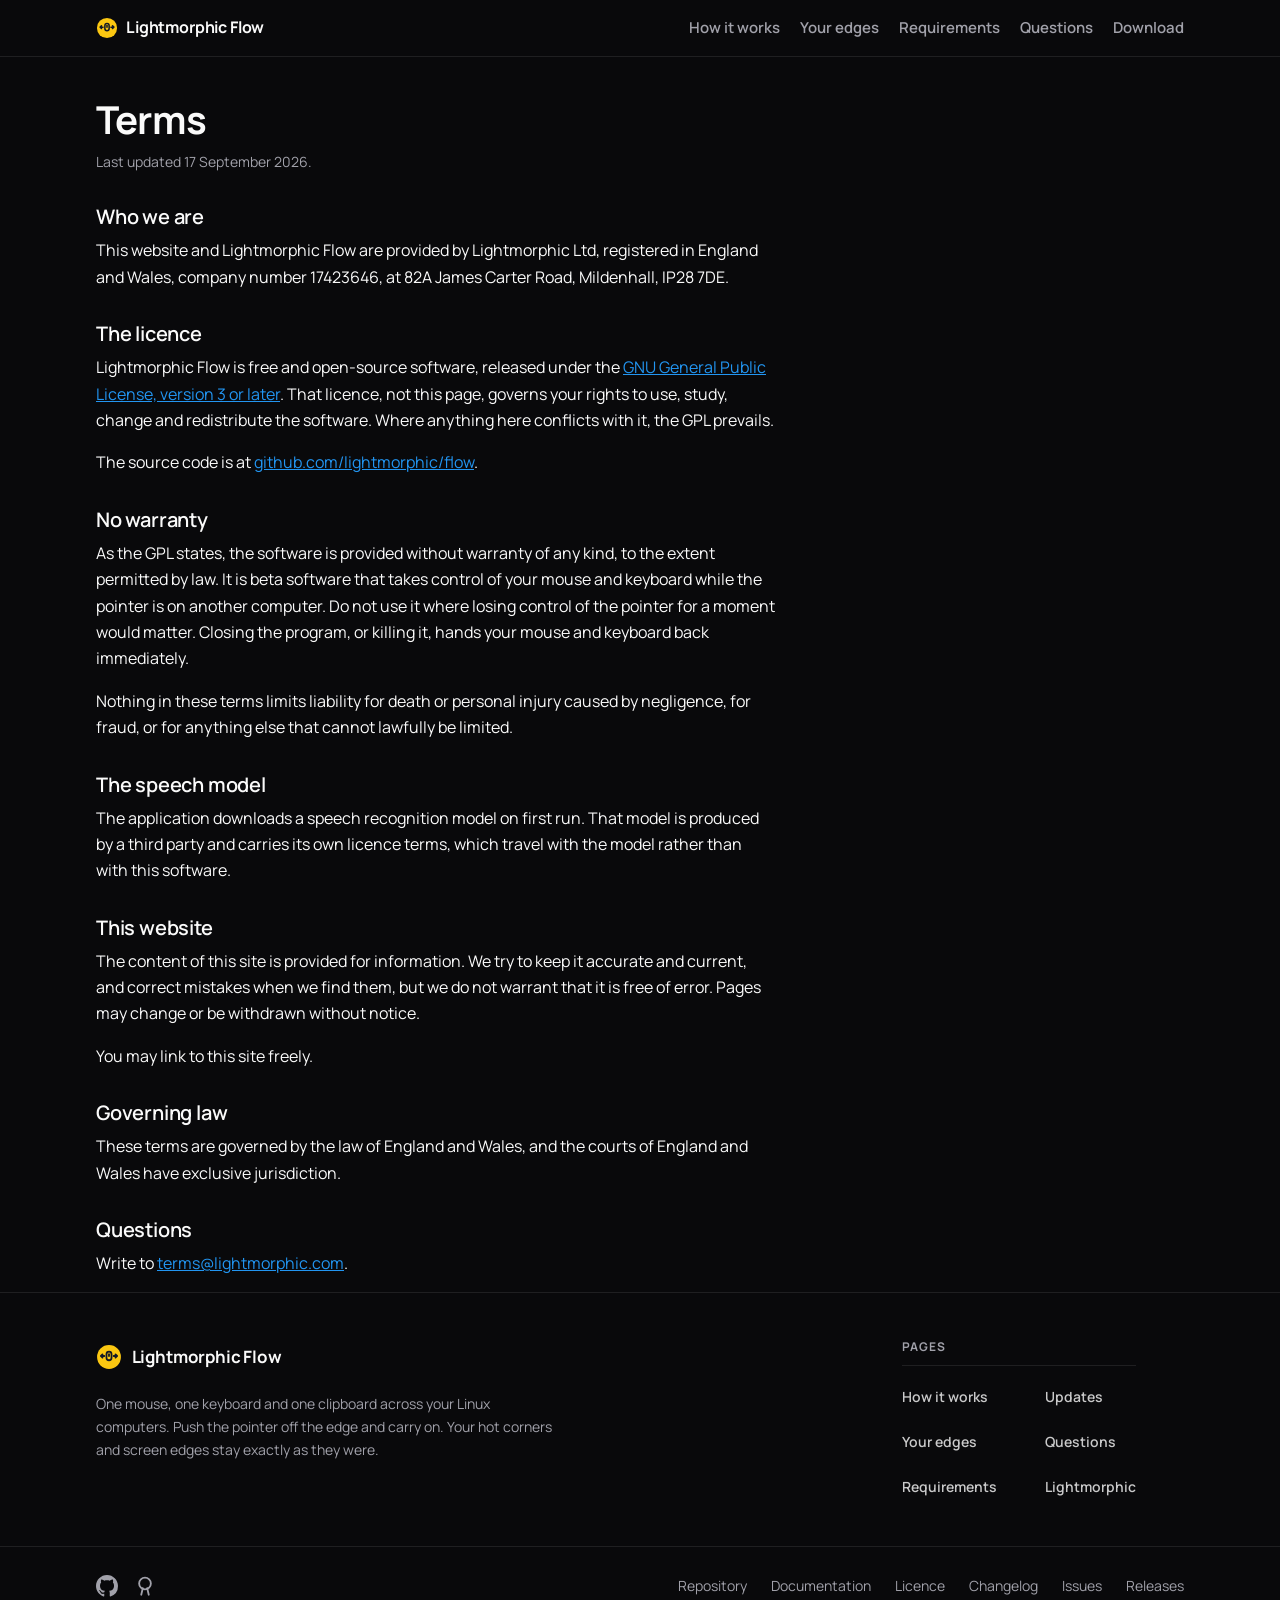
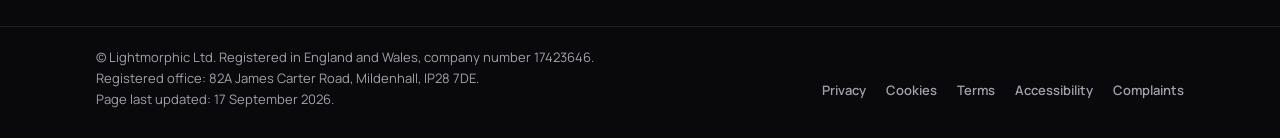
<file: docs/terms.html>
<!doctype html>
<html lang="en">
<head>
<meta charset="utf-8">
<meta name="viewport" content="width=device-width, initial-scale=1">
<title>Terms: Lightmorphic Flow</title>
<meta name="description" content="The terms on which this website and Lightmorphic Flow are provided.">
<link rel="canonical" href="https://flow.lightmorphic.com/terms.html">
<link rel="icon" href="images/flow.svg" type="image/svg+xml">

<link rel="preload" href="fonts/Manrope-VariableFont_wght.ttf" as="font" type="font/ttf" crossorigin>
<link rel="stylesheet" href="style.css">
<meta name="theme-color" content="#09090b">
<meta property="og:title" content="Terms: Lightmorphic Flow">
<meta property="og:description" content="The terms on which this website and Lightmorphic Flow are provided.">
<meta property="og:url" content="https://flow.lightmorphic.com/terms.html">
<meta property="og:type" content="article">
<script type="application/ld+json">
{
  "@context": "https://schema.org",
  "@type": "WebPage",
  "@id": "https://flow.lightmorphic.com/terms.html",
  "url": "https://flow.lightmorphic.com/terms.html",
  "name": "Terms",
  "description": "The terms on which this website and Lightmorphic Flow are provided.",
  "inLanguage": "en-GB",
  "dateModified": "2026-09-06",
  "isPartOf": { "@id": "https://flow.lightmorphic.com/#website" }
}
</script>
</head>
<body>

<a class="skip" href="#main">Skip to content</a>

<nav class="topnav">
  <div class="wrap topnav-inner">
    <a class="brand" href="index.html">
      <svg viewBox="0 0 24 24" width="22" height="22" aria-hidden="true">
        <circle cx="12" cy="12" r="11" fill="#fbc711"/>
        <g stroke="#111827" stroke-width="1.65" stroke-linecap="round" stroke-linejoin="round" fill="none">
          <rect x="9.68" y="7.13" width="4.65" height="7.88" rx="2.33"/>
            <line x1="12" y1="9.38" x2="12" y2="11.06"/>
            <path d="M7.65 11.06H4.5M6 9.56 4.5 11.06l1.5 1.5"/>
            <path d="M16.35 11.06h3.15M18 9.56l1.5 1.5-1.5 1.5"/>
        </g>
      </svg>
      Lightmorphic Flow
    </a>
    <div class="nav-links">
      <a class="hide-sm" href="index.html#how">How it works</a>
      <a class="hide-sm" href="index.html#edges">Your edges</a>
      <a class="hide-sm" href="index.html#requirements">Requirements</a>
      <a class="hide-sm" href="index.html#faq">Questions</a>
      <a href="index.html#download">Download</a>
    </div>
  </div>
</nav>

<main id="main">

<section class="legal-page">
  <div class="wrap">
    <h1>Terms</h1>
    <p class="updated">Last updated 17 September 2026.</p>
    <div class="legal-body">
      <h2>Who we are</h2>
      <p>This website and Lightmorphic Flow are provided by Lightmorphic Ltd, registered in England and Wales, company number 17423646, at 82A James Carter Road, Mildenhall, IP28 7DE.</p>
      
      <h2>The licence</h2>
      <p>Lightmorphic Flow is free and open-source software, released under the <a href="https://www.gnu.org/licenses/gpl-3.0.html">GNU General Public License, version 3 or later</a>. That licence, not this page, governs your rights to use, study, change and redistribute the software. Where anything here conflicts with it, the GPL prevails.</p>
      <p>The source code is at <a href="https://github.com/lightmorphic/flow">github.com/lightmorphic/flow</a>.</p>
      
      <h2>No warranty</h2>
      <p>As the GPL states, the software is provided without warranty of any kind, to the extent permitted by law. It is beta software that takes control of your mouse and keyboard while the pointer is on another computer. Do not use it where losing control of the pointer for a moment would matter. Closing the program, or killing it, hands your mouse and keyboard back immediately.</p>
      <p>Nothing in these terms limits liability for death or personal injury caused by negligence, for fraud, or for anything else that cannot lawfully be limited.</p>
      
      <h2>The speech model</h2>
      <p>The application downloads a speech recognition model on first run. That model is produced by a third party and carries its own licence terms, which travel with the model rather than with this software.</p>
      
      <h2>This website</h2>
      <p>The content of this site is provided for information. We try to keep it accurate and current, and correct mistakes when we find them, but we do not warrant that it is free of error. Pages may change or be withdrawn without notice.</p>
      <p>You may link to this site freely.</p>
      
      <h2>Governing law</h2>
      <p>These terms are governed by the law of England and Wales, and the courts of England and Wales have exclusive jurisdiction.</p>
      
      <h2>Questions</h2>
      <p>Write to <a href="mailto:terms@lightmorphic.com">terms@lightmorphic.com</a>.</p>
    </div>
  </div>
</section>

</main>

<footer class="foot">
  <div class="wrap foot-inner">

    <div class="foot-brand">
      <a class="foot-lockup" href="index.html">
        <svg viewBox="0 0 24 24" width="26" height="26" aria-hidden="true">
          <circle cx="12" cy="12" r="11" fill="#fbc711"/>
          <g stroke="#111827" stroke-width="1.65" stroke-linecap="round" stroke-linejoin="round" fill="none">
            <rect x="9.68" y="7.13" width="4.65" height="7.88" rx="2.33"/>
            <line x1="12" y1="9.38" x2="12" y2="11.06"/>
            <path d="M7.65 11.06H4.5M6 9.56 4.5 11.06l1.5 1.5"/>
            <path d="M16.35 11.06h3.15M18 9.56l1.5 1.5-1.5 1.5"/>
          </g>
        </svg>
        Lightmorphic Flow
      </a>
      <p class="foot-tagline">One mouse, one keyboard and one clipboard across your Linux computers. Push the pointer off the edge and carry on. Your hot corners and screen edges stay exactly as they were.</p>
    </div>

    <nav class="foot-nav" aria-label="Footer">
      <p class="foot-nav-title">Pages</p>
      <div class="foot-nav-links">
        <a href="index.html#how">How it works</a>
        <a href="index.html#edges">Your edges</a>
        <a href="index.html#requirements">Requirements</a>
        <a href="index.html#updates">Updates</a>
        <a href="index.html#faq">Questions</a>
        <a href="https://lightmorphic.com">Lightmorphic</a>
      </div>
    </nav>

  </div>
</footer>

<div class="gh-foot">
  <div class="wrap gh-inner">
    <div class="gh-marks">
      <a href="https://github.com/lightmorphic/flow" aria-label="Lightmorphic Flow on GitHub">
        <svg viewBox="0 0 16 16" width="22" height="22" aria-hidden="true" fill="currentColor">
          <path d="M8 0C3.58 0 0 3.58 0 8c0 3.54 2.29 6.53 5.47 7.59.4.07.55-.17.55-.38 0-.19-.01-.82-.01-1.49-2.01.37-2.53-.49-2.69-.94-.09-.23-.48-.94-.82-1.13-.28-.15-.68-.52-.01-.53.63-.01 1.08.58 1.23.82.72 1.21 1.87.87 2.33.66.07-.52.28-.87.51-1.07-1.78-.2-3.64-.89-3.64-3.95 0-.87.31-1.59.82-2.15-.08-.2-.36-1.02.08-2.12 0 0 .67-.21 2.2.82.64-.18 1.32-.27 2-.27.68 0 1.36.09 2 .27 1.53-1.04 2.2-.82 2.2-.82.44 1.1.16 1.92.08 2.12.51.56.82 1.27.82 2.15 0 3.07-1.87 3.75-3.65 3.95.29.25.54.73.54 1.48 0 1.07-.01 1.93-.01 2.2 0 .21.15.46.55.38A8.01 8.01 0 0 0 16 8c0-4.42-3.58-8-8-8Z"/>
        </svg>
      </a>
      <a href="https://opensource.org/license/gpl-3-0" aria-label="GPL-3.0, an Open Source Initiative approved licence">
        <svg viewBox="0 0 24 24" width="22" height="22" aria-hidden="true" fill="none" stroke="currentColor" stroke-width="2">
          <circle cx="12" cy="9.2" r="6.4"/>
          <path d="M9.6 14.4 7.9 21.5" stroke-linecap="round"/>
          <path d="M14.4 14.4 16.1 21.5" stroke-linecap="round"/>
        </svg>
      </a>
    </div>
    <nav class="gh-links" aria-label="Source code">
      <a href="https://github.com/lightmorphic/flow">Repository</a>
      <a href="https://github.com/lightmorphic/flow#readme">Documentation</a>
      <a href="https://github.com/lightmorphic/flow/blob/main/LICENSE">Licence</a>
      <a href="https://github.com/lightmorphic/flow/commits/main">Changelog</a>
      <a href="https://github.com/lightmorphic/flow/issues">Issues</a>
      <a href="https://github.com/lightmorphic/flow/releases">Releases</a>
    </nav>
  </div>
</div>

<div class="legal">
  <div class="wrap legal-inner">
    <p class="legal-text">
      © Lightmorphic Ltd. Registered in England and Wales, company number 17423646.<br>
      Registered office: 82A James Carter Road, Mildenhall, IP28 7DE.<br>
      Page last updated: 17 September 2026.
    </p>
    <nav class="legal-links" aria-label="Legal">
      <a href="privacy.html">Privacy</a>
      <a href="cookies.html">Cookies</a>
      <a href="terms.html">Terms</a>
      <a href="accessibility.html">Accessibility</a>
      <a href="complaints.html">Complaints</a>
    </nav>
  </div>
</div>

</body>
</html>
</file>
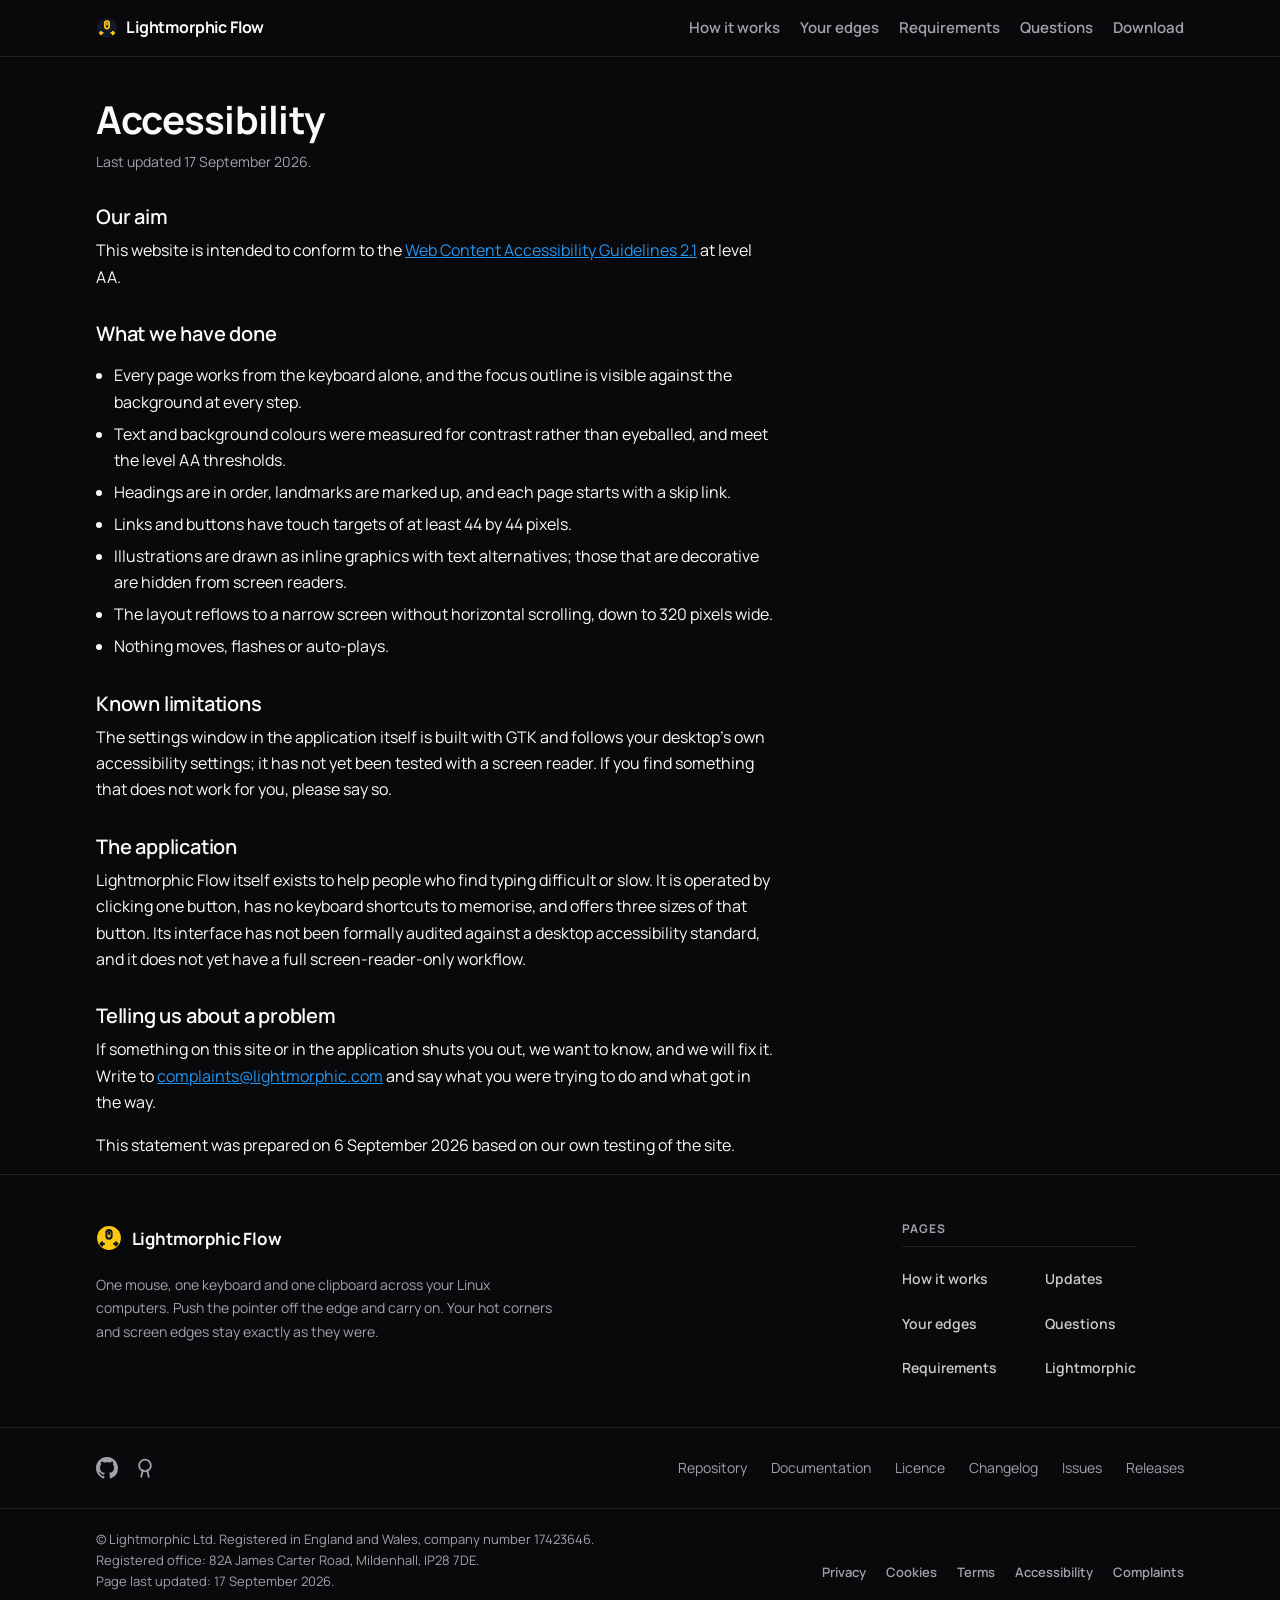
<file: site/accessibility.html>
<!doctype html>
<html lang="en">
<head>
<meta charset="utf-8">
<meta name="viewport" content="width=device-width, initial-scale=1">
<title>Accessibility: Lightmorphic Flow</title>
<meta name="description" content="How accessible this website is, what we have tested, and how to tell us when we have got it wrong.">
<link rel="canonical" href="https://flow.lightmorphic.com/accessibility.html">
<link rel="icon" href="images/flow.svg" type="image/svg+xml">

<link rel="preload" href="fonts/Manrope-VariableFont_wght.ttf" as="font" type="font/ttf" crossorigin>
<link rel="stylesheet" href="style.css">
<meta name="theme-color" content="#09090b">
<meta property="og:title" content="Accessibility: Lightmorphic Flow">
<meta property="og:description" content="How accessible this website is, what we have tested, and how to tell us when we have got it wrong.">
<meta property="og:url" content="https://flow.lightmorphic.com/accessibility.html">
<meta property="og:type" content="article">
<script type="application/ld+json">
{
  "@context": "https://schema.org",
  "@type": "WebPage",
  "@id": "https://flow.lightmorphic.com/accessibility.html",
  "url": "https://flow.lightmorphic.com/accessibility.html",
  "name": "Accessibility",
  "description": "How accessible this website is, what we have tested, and how to tell us when we have got it wrong.",
  "inLanguage": "en-GB",
  "dateModified": "2026-09-06",
  "isPartOf": { "@id": "https://flow.lightmorphic.com/#website" }
}
</script>
</head>
<body>

<a class="skip" href="#main">Skip to content</a>

<nav class="topnav">
  <div class="wrap topnav-inner">
    <a class="brand" href="index.html">
      <svg viewBox="0 0 24 24" width="22" height="22" aria-hidden="true">
        <circle cx="12" cy="12" r="11" fill="#111827"/>
        <g stroke="#fbc711" stroke-width="1.9" stroke-linecap="round" stroke-linejoin="round" fill="none">
          <rect x="9.6" y="4.6" width="4.8" height="8" rx="2.4"/>
          <line x1="12" y1="6.6" x2="12" y2="8.4"/>
          <path d="M7.4 17.4H4.2M5.7 15.9 4.2 17.4l1.5 1.5"/>
          <path d="M16.6 17.4h3.2M18.3 15.9l1.5 1.5-1.5 1.5"/>
        </g>
      </svg>
      Lightmorphic Flow
    </a>
    <div class="nav-links">
      <a class="hide-sm" href="index.html#how">How it works</a>
      <a class="hide-sm" href="index.html#edges">Your edges</a>
      <a class="hide-sm" href="index.html#requirements">Requirements</a>
      <a class="hide-sm" href="index.html#faq">Questions</a>
      <a href="index.html#download">Download</a>
    </div>
  </div>
</nav>

<main id="main">

<section class="legal-page">
  <div class="wrap">
    <h1>Accessibility</h1>
    <p class="updated">Last updated 17 September 2026.</p>
    <div class="legal-body">
      <h2>Our aim</h2>
      <p>This website is intended to conform to the <a href="https://www.w3.org/TR/WCAG21/">Web Content Accessibility Guidelines 2.1</a> at level AA.</p>
      
      <h2>What we have done</h2>
      <ul>
        <li>Every page works from the keyboard alone, and the focus outline is visible against the background at every step.</li>
        <li>Text and background colours were measured for contrast rather than eyeballed, and meet the level AA thresholds.</li>
        <li>Headings are in order, landmarks are marked up, and each page starts with a skip link.</li>
        <li>Links and buttons have touch targets of at least 44 by 44 pixels.</li>
        <li>Illustrations are drawn as inline graphics with text alternatives; those that are decorative are hidden from screen readers.</li>
        <li>The layout reflows to a narrow screen without horizontal scrolling, down to 320 pixels wide.</li>
        <li>Nothing moves, flashes or auto-plays.</li>
      </ul>
      
      <h2>Known limitations</h2>
      <p>The settings window in the application itself is built with GTK and follows your desktop's own accessibility settings; it has not yet been tested with a screen reader. If you find something that does not work for you, please say so.</p>
      
      <h2>The application</h2>
      <p>Lightmorphic Flow itself exists to help people who find typing difficult or slow. It is operated by clicking one button, has no keyboard shortcuts to memorise, and offers three sizes of that button. Its interface has not been formally audited against a desktop accessibility standard, and it does not yet have a full screen-reader-only workflow.</p>
      
      <h2>Telling us about a problem</h2>
      <p>If something on this site or in the application shuts you out, we want to know, and we will fix it. Write to <a href="mailto:complaints@lightmorphic.com">complaints@lightmorphic.com</a> and say what you were trying to do and what got in the way.</p>
      <p>This statement was prepared on 6 September 2026 based on our own testing of the site.</p>
    </div>
  </div>
</section>

</main>

<footer class="foot">
  <div class="wrap foot-inner">

    <div class="foot-brand">
      <a class="foot-lockup" href="index.html">
        <svg viewBox="0 0 24 24" width="26" height="26" aria-hidden="true">
          <circle cx="12" cy="12" r="11" fill="#fbc711"/>
          <g stroke="#111827" stroke-width="1.9" stroke-linecap="round" stroke-linejoin="round" fill="none">
            <rect x="9.6" y="4.6" width="4.8" height="8" rx="2.4"/>
            <line x1="12" y1="6.6" x2="12" y2="8.4"/>
            <path d="M7.4 17.4H4.2M5.7 15.9 4.2 17.4l1.5 1.5"/>
            <path d="M16.6 17.4h3.2M18.3 15.9l1.5 1.5-1.5 1.5"/>
          </g>
        </svg>
        Lightmorphic Flow
      </a>
      <p class="foot-tagline">One mouse, one keyboard and one clipboard across your Linux computers. Push the pointer off the edge and carry on. Your hot corners and screen edges stay exactly as they were.</p>
    </div>

    <nav class="foot-nav" aria-label="Footer">
      <p class="foot-nav-title">Pages</p>
      <div class="foot-nav-links">
        <a href="index.html#how">How it works</a>
        <a href="index.html#edges">Your edges</a>
        <a href="index.html#requirements">Requirements</a>
        <a href="index.html#updates">Updates</a>
        <a href="index.html#faq">Questions</a>
        <a href="https://lightmorphic.com">Lightmorphic</a>
      </div>
    </nav>

  </div>
</footer>

<div class="gh-foot">
  <div class="wrap gh-inner">
    <div class="gh-marks">
      <a href="https://github.com/lightmorphic/flow" aria-label="Lightmorphic Flow on GitHub">
        <svg viewBox="0 0 16 16" width="22" height="22" aria-hidden="true" fill="currentColor">
          <path d="M8 0C3.58 0 0 3.58 0 8c0 3.54 2.29 6.53 5.47 7.59.4.07.55-.17.55-.38 0-.19-.01-.82-.01-1.49-2.01.37-2.53-.49-2.69-.94-.09-.23-.48-.94-.82-1.13-.28-.15-.68-.52-.01-.53.63-.01 1.08.58 1.23.82.72 1.21 1.87.87 2.33.66.07-.52.28-.87.51-1.07-1.78-.2-3.64-.89-3.64-3.95 0-.87.31-1.59.82-2.15-.08-.2-.36-1.02.08-2.12 0 0 .67-.21 2.2.82.64-.18 1.32-.27 2-.27.68 0 1.36.09 2 .27 1.53-1.04 2.2-.82 2.2-.82.44 1.1.16 1.92.08 2.12.51.56.82 1.27.82 2.15 0 3.07-1.87 3.75-3.65 3.95.29.25.54.73.54 1.48 0 1.07-.01 1.93-.01 2.2 0 .21.15.46.55.38A8.01 8.01 0 0 0 16 8c0-4.42-3.58-8-8-8Z"/>
        </svg>
      </a>
      <a href="https://opensource.org/license/gpl-3-0" aria-label="GPL-3.0, an Open Source Initiative approved licence">
        <svg viewBox="0 0 24 24" width="22" height="22" aria-hidden="true" fill="none" stroke="currentColor" stroke-width="2">
          <circle cx="12" cy="9.2" r="6.4"/>
          <path d="M9.6 14.4 7.9 21.5" stroke-linecap="round"/>
          <path d="M14.4 14.4 16.1 21.5" stroke-linecap="round"/>
        </svg>
      </a>
    </div>
    <nav class="gh-links" aria-label="Source code">
      <a href="https://github.com/lightmorphic/flow">Repository</a>
      <a href="https://github.com/lightmorphic/flow#readme">Documentation</a>
      <a href="https://github.com/lightmorphic/flow/blob/main/LICENSE">Licence</a>
      <a href="https://github.com/lightmorphic/flow/commits/main">Changelog</a>
      <a href="https://github.com/lightmorphic/flow/issues">Issues</a>
      <a href="https://github.com/lightmorphic/flow/releases">Releases</a>
    </nav>
  </div>
</div>

<div class="legal">
  <div class="wrap legal-inner">
    <p class="legal-text">
      © Lightmorphic Ltd. Registered in England and Wales, company number 17423646.<br>
      Registered office: 82A James Carter Road, Mildenhall, IP28 7DE.<br>
      Page last updated: 17 September 2026.
    </p>
    <nav class="legal-links" aria-label="Legal">
      <a href="privacy.html">Privacy</a>
      <a href="cookies.html">Cookies</a>
      <a href="terms.html">Terms</a>
      <a href="accessibility.html">Accessibility</a>
      <a href="complaints.html">Complaints</a>
    </nav>
  </div>
</div>

</body>
</html>
</file>
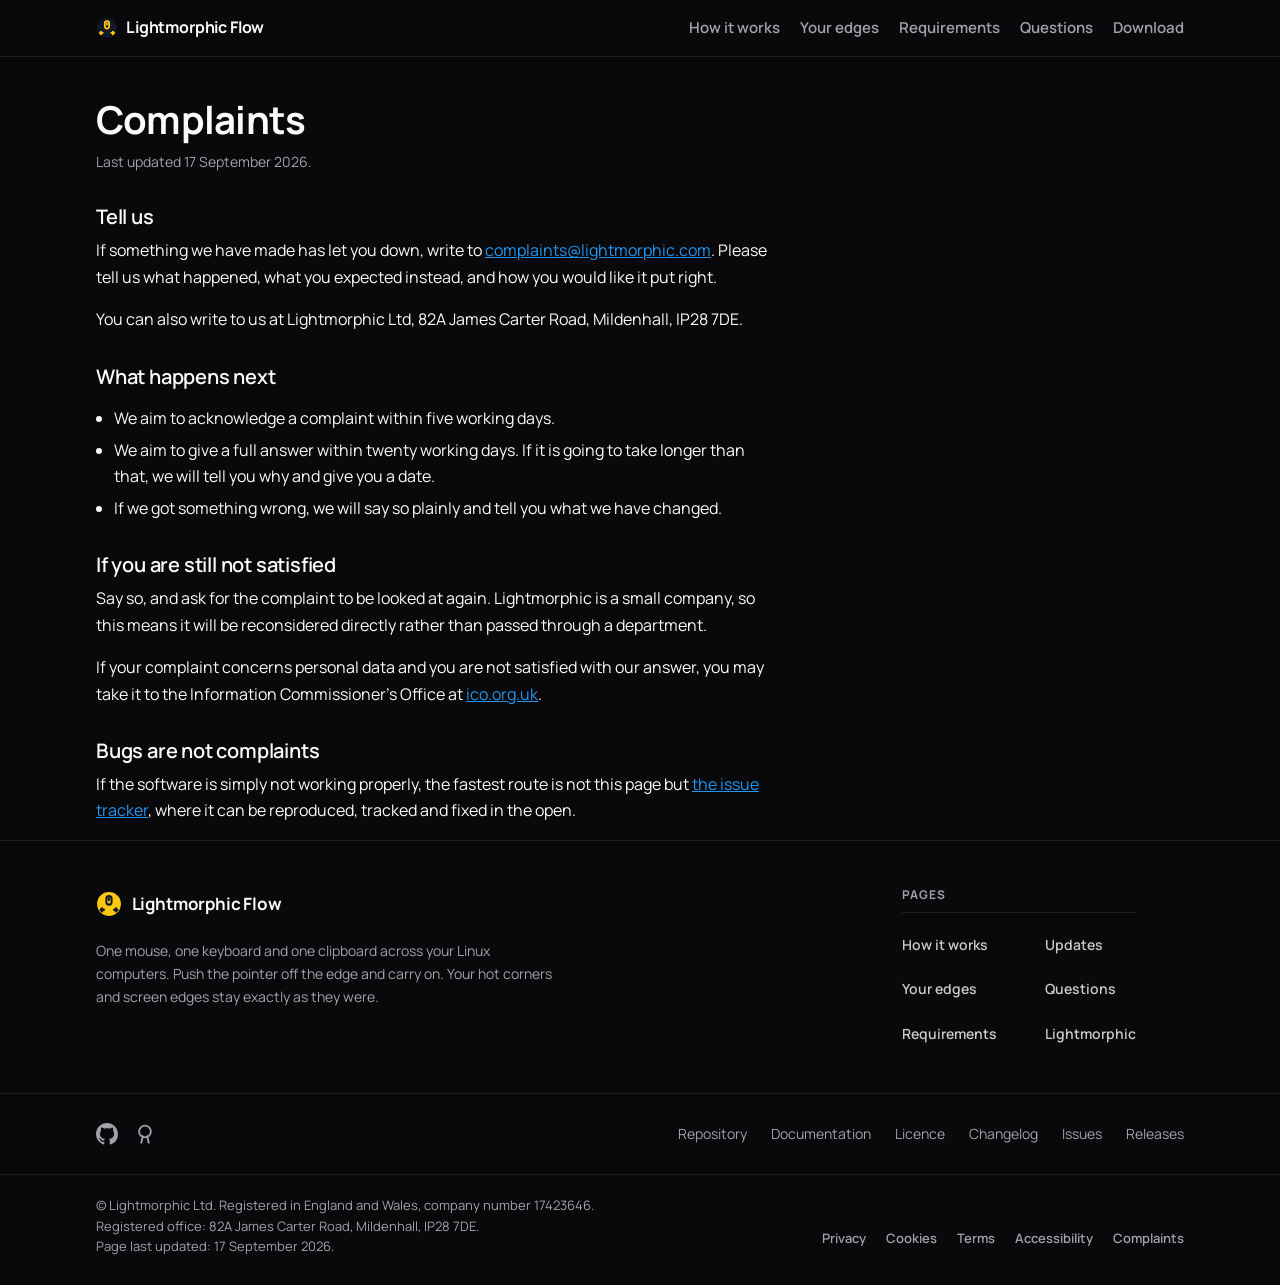
<file: site/complaints.html>
<!doctype html>
<html lang="en">
<head>
<meta charset="utf-8">
<meta name="viewport" content="width=device-width, initial-scale=1">
<title>Complaints: Lightmorphic Flow</title>
<meta name="description" content="How to complain, what happens next, and how long it should take.">
<link rel="canonical" href="https://flow.lightmorphic.com/complaints.html">
<link rel="icon" href="images/flow.svg" type="image/svg+xml">

<link rel="preload" href="fonts/Manrope-VariableFont_wght.ttf" as="font" type="font/ttf" crossorigin>
<link rel="stylesheet" href="style.css">
<meta name="theme-color" content="#09090b">
<meta property="og:title" content="Complaints: Lightmorphic Flow">
<meta property="og:description" content="How to complain, what happens next, and how long it should take.">
<meta property="og:url" content="https://flow.lightmorphic.com/complaints.html">
<meta property="og:type" content="article">
<script type="application/ld+json">
{
  "@context": "https://schema.org",
  "@type": "WebPage",
  "@id": "https://flow.lightmorphic.com/complaints.html",
  "url": "https://flow.lightmorphic.com/complaints.html",
  "name": "Complaints",
  "description": "How to complain, what happens next, and how long it should take.",
  "inLanguage": "en-GB",
  "dateModified": "2026-09-06",
  "isPartOf": { "@id": "https://flow.lightmorphic.com/#website" }
}
</script>
</head>
<body>

<a class="skip" href="#main">Skip to content</a>

<nav class="topnav">
  <div class="wrap topnav-inner">
    <a class="brand" href="index.html">
      <svg viewBox="0 0 24 24" width="22" height="22" aria-hidden="true">
        <circle cx="12" cy="12" r="11" fill="#111827"/>
        <g stroke="#fbc711" stroke-width="1.9" stroke-linecap="round" stroke-linejoin="round" fill="none">
          <rect x="9.6" y="4.6" width="4.8" height="8" rx="2.4"/>
          <line x1="12" y1="6.6" x2="12" y2="8.4"/>
          <path d="M7.4 17.4H4.2M5.7 15.9 4.2 17.4l1.5 1.5"/>
          <path d="M16.6 17.4h3.2M18.3 15.9l1.5 1.5-1.5 1.5"/>
        </g>
      </svg>
      Lightmorphic Flow
    </a>
    <div class="nav-links">
      <a class="hide-sm" href="index.html#how">How it works</a>
      <a class="hide-sm" href="index.html#edges">Your edges</a>
      <a class="hide-sm" href="index.html#requirements">Requirements</a>
      <a class="hide-sm" href="index.html#faq">Questions</a>
      <a href="index.html#download">Download</a>
    </div>
  </div>
</nav>

<main id="main">

<section class="legal-page">
  <div class="wrap">
    <h1>Complaints</h1>
    <p class="updated">Last updated 17 September 2026.</p>
    <div class="legal-body">
      <h2>Tell us</h2>
      <p>If something we have made has let you down, write to <a href="mailto:complaints@lightmorphic.com">complaints@lightmorphic.com</a>. Please tell us what happened, what you expected instead, and how you would like it put right.</p>
      <p>You can also write to us at Lightmorphic Ltd, 82A James Carter Road, Mildenhall, IP28 7DE.</p>
      
      <h2>What happens next</h2>
      <ul>
        <li>We aim to acknowledge a complaint within five working days.</li>
        <li>We aim to give a full answer within twenty working days. If it is going to take longer than that, we will tell you why and give you a date.</li>
        <li>If we got something wrong, we will say so plainly and tell you what we have changed.</li>
      </ul>
      
      <h2>If you are still not satisfied</h2>
      <p>Say so, and ask for the complaint to be looked at again. Lightmorphic is a small company, so this means it will be reconsidered directly rather than passed through a department.</p>
      <p>If your complaint concerns personal data and you are not satisfied with our answer, you may take it to the Information Commissioner's Office at <a href="https://ico.org.uk">ico.org.uk</a>.</p>
      
      <h2>Bugs are not complaints</h2>
      <p>If the software is simply not working properly, the fastest route is not this page but <a href="https://github.com/lightmorphic/flow/issues">the issue tracker</a>, where it can be reproduced, tracked and fixed in the open.</p>
    </div>
  </div>
</section>

</main>

<footer class="foot">
  <div class="wrap foot-inner">

    <div class="foot-brand">
      <a class="foot-lockup" href="index.html">
        <svg viewBox="0 0 24 24" width="26" height="26" aria-hidden="true">
          <circle cx="12" cy="12" r="11" fill="#fbc711"/>
          <g stroke="#111827" stroke-width="1.9" stroke-linecap="round" stroke-linejoin="round" fill="none">
            <rect x="9.6" y="4.6" width="4.8" height="8" rx="2.4"/>
            <line x1="12" y1="6.6" x2="12" y2="8.4"/>
            <path d="M7.4 17.4H4.2M5.7 15.9 4.2 17.4l1.5 1.5"/>
            <path d="M16.6 17.4h3.2M18.3 15.9l1.5 1.5-1.5 1.5"/>
          </g>
        </svg>
        Lightmorphic Flow
      </a>
      <p class="foot-tagline">One mouse, one keyboard and one clipboard across your Linux computers. Push the pointer off the edge and carry on. Your hot corners and screen edges stay exactly as they were.</p>
    </div>

    <nav class="foot-nav" aria-label="Footer">
      <p class="foot-nav-title">Pages</p>
      <div class="foot-nav-links">
        <a href="index.html#how">How it works</a>
        <a href="index.html#edges">Your edges</a>
        <a href="index.html#requirements">Requirements</a>
        <a href="index.html#updates">Updates</a>
        <a href="index.html#faq">Questions</a>
        <a href="https://lightmorphic.com">Lightmorphic</a>
      </div>
    </nav>

  </div>
</footer>

<div class="gh-foot">
  <div class="wrap gh-inner">
    <div class="gh-marks">
      <a href="https://github.com/lightmorphic/flow" aria-label="Lightmorphic Flow on GitHub">
        <svg viewBox="0 0 16 16" width="22" height="22" aria-hidden="true" fill="currentColor">
          <path d="M8 0C3.58 0 0 3.58 0 8c0 3.54 2.29 6.53 5.47 7.59.4.07.55-.17.55-.38 0-.19-.01-.82-.01-1.49-2.01.37-2.53-.49-2.69-.94-.09-.23-.48-.94-.82-1.13-.28-.15-.68-.52-.01-.53.63-.01 1.08.58 1.23.82.72 1.21 1.87.87 2.33.66.07-.52.28-.87.51-1.07-1.78-.2-3.64-.89-3.64-3.95 0-.87.31-1.59.82-2.15-.08-.2-.36-1.02.08-2.12 0 0 .67-.21 2.2.82.64-.18 1.32-.27 2-.27.68 0 1.36.09 2 .27 1.53-1.04 2.2-.82 2.2-.82.44 1.1.16 1.92.08 2.12.51.56.82 1.27.82 2.15 0 3.07-1.87 3.75-3.65 3.95.29.25.54.73.54 1.48 0 1.07-.01 1.93-.01 2.2 0 .21.15.46.55.38A8.01 8.01 0 0 0 16 8c0-4.42-3.58-8-8-8Z"/>
        </svg>
      </a>
      <a href="https://opensource.org/license/gpl-3-0" aria-label="GPL-3.0, an Open Source Initiative approved licence">
        <svg viewBox="0 0 24 24" width="22" height="22" aria-hidden="true" fill="none" stroke="currentColor" stroke-width="2">
          <circle cx="12" cy="9.2" r="6.4"/>
          <path d="M9.6 14.4 7.9 21.5" stroke-linecap="round"/>
          <path d="M14.4 14.4 16.1 21.5" stroke-linecap="round"/>
        </svg>
      </a>
    </div>
    <nav class="gh-links" aria-label="Source code">
      <a href="https://github.com/lightmorphic/flow">Repository</a>
      <a href="https://github.com/lightmorphic/flow#readme">Documentation</a>
      <a href="https://github.com/lightmorphic/flow/blob/main/LICENSE">Licence</a>
      <a href="https://github.com/lightmorphic/flow/commits/main">Changelog</a>
      <a href="https://github.com/lightmorphic/flow/issues">Issues</a>
      <a href="https://github.com/lightmorphic/flow/releases">Releases</a>
    </nav>
  </div>
</div>

<div class="legal">
  <div class="wrap legal-inner">
    <p class="legal-text">
      © Lightmorphic Ltd. Registered in England and Wales, company number 17423646.<br>
      Registered office: 82A James Carter Road, Mildenhall, IP28 7DE.<br>
      Page last updated: 17 September 2026.
    </p>
    <nav class="legal-links" aria-label="Legal">
      <a href="privacy.html">Privacy</a>
      <a href="cookies.html">Cookies</a>
      <a href="terms.html">Terms</a>
      <a href="accessibility.html">Accessibility</a>
      <a href="complaints.html">Complaints</a>
    </nav>
  </div>
</div>

</body>
</html>
</file>
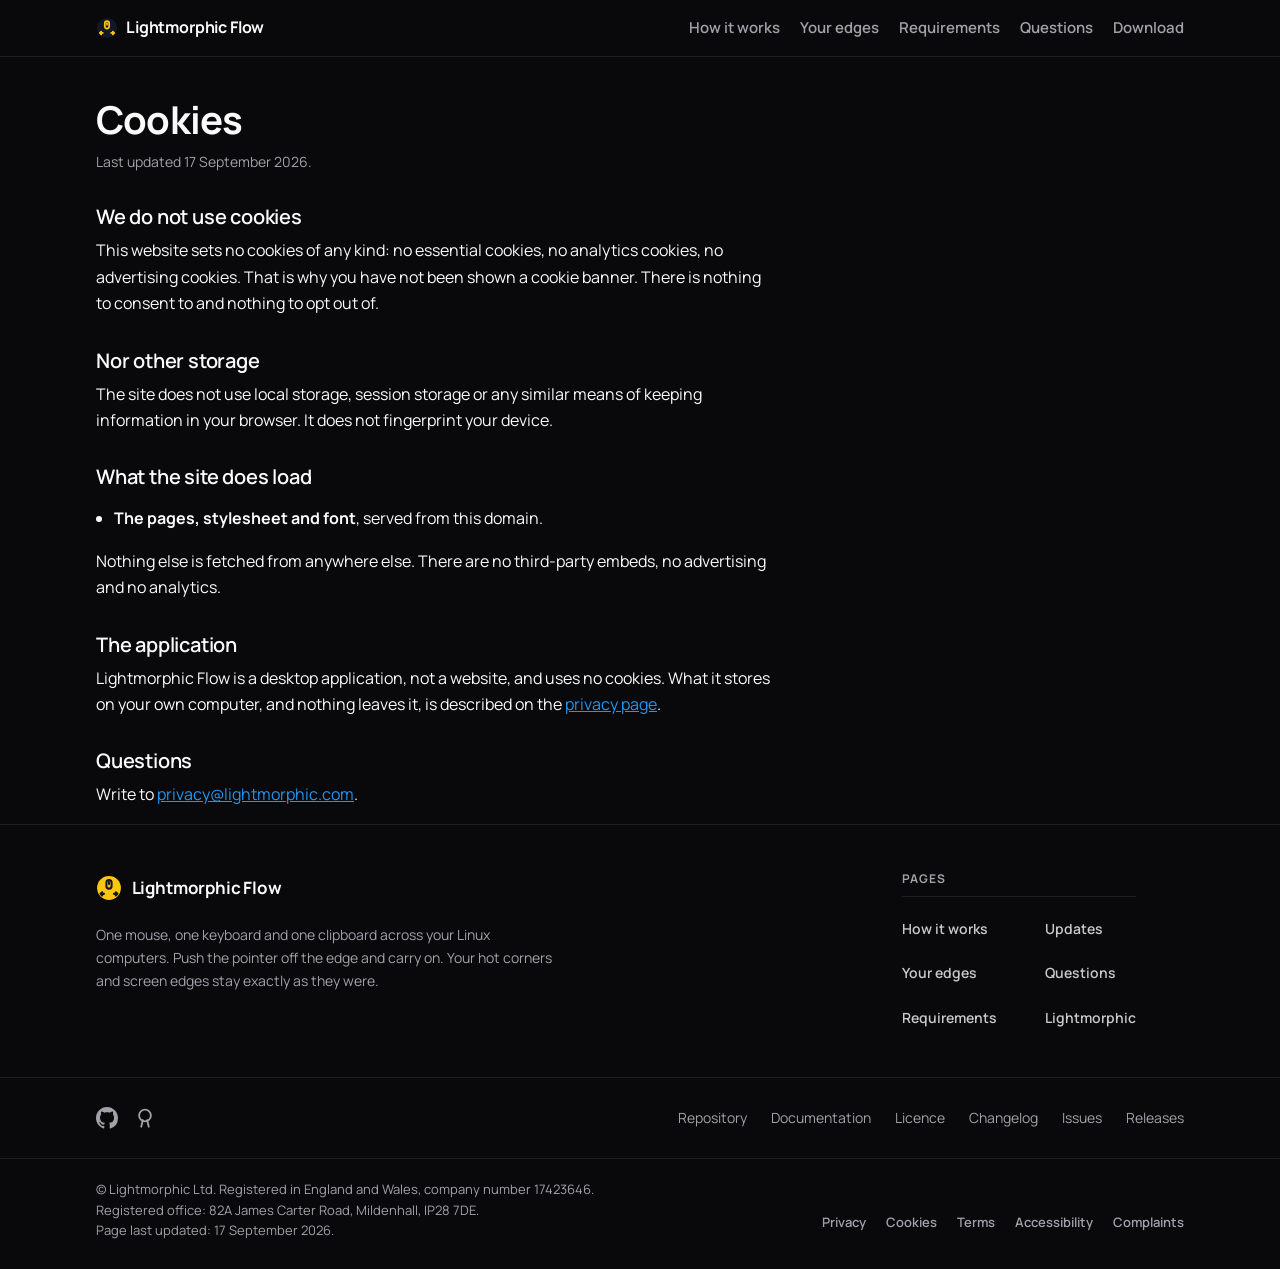
<file: site/cookies.html>
<!doctype html>
<html lang="en">
<head>
<meta charset="utf-8">
<meta name="viewport" content="width=device-width, initial-scale=1">
<title>Cookies: Lightmorphic Flow</title>
<meta name="description" content="This website does not use cookies. Here is exactly what it does instead.">
<link rel="canonical" href="https://flow.lightmorphic.com/cookies.html">
<link rel="icon" href="images/flow.svg" type="image/svg+xml">

<link rel="preload" href="fonts/Manrope-VariableFont_wght.ttf" as="font" type="font/ttf" crossorigin>
<link rel="stylesheet" href="style.css">
<meta name="theme-color" content="#09090b">
<meta property="og:title" content="Cookies: Lightmorphic Flow">
<meta property="og:description" content="This website does not use cookies. Here is exactly what it does instead.">
<meta property="og:url" content="https://flow.lightmorphic.com/cookies.html">
<meta property="og:type" content="article">
<script type="application/ld+json">
{
  "@context": "https://schema.org",
  "@type": "WebPage",
  "@id": "https://flow.lightmorphic.com/cookies.html",
  "url": "https://flow.lightmorphic.com/cookies.html",
  "name": "Cookies",
  "description": "This website does not use cookies. Here is exactly what it does instead.",
  "inLanguage": "en-GB",
  "dateModified": "2026-09-06",
  "isPartOf": { "@id": "https://flow.lightmorphic.com/#website" }
}
</script>
</head>
<body>

<a class="skip" href="#main">Skip to content</a>

<nav class="topnav">
  <div class="wrap topnav-inner">
    <a class="brand" href="index.html">
      <svg viewBox="0 0 24 24" width="22" height="22" aria-hidden="true">
        <circle cx="12" cy="12" r="11" fill="#111827"/>
        <g stroke="#fbc711" stroke-width="1.9" stroke-linecap="round" stroke-linejoin="round" fill="none">
          <rect x="9.6" y="4.6" width="4.8" height="8" rx="2.4"/>
          <line x1="12" y1="6.6" x2="12" y2="8.4"/>
          <path d="M7.4 17.4H4.2M5.7 15.9 4.2 17.4l1.5 1.5"/>
          <path d="M16.6 17.4h3.2M18.3 15.9l1.5 1.5-1.5 1.5"/>
        </g>
      </svg>
      Lightmorphic Flow
    </a>
    <div class="nav-links">
      <a class="hide-sm" href="index.html#how">How it works</a>
      <a class="hide-sm" href="index.html#edges">Your edges</a>
      <a class="hide-sm" href="index.html#requirements">Requirements</a>
      <a class="hide-sm" href="index.html#faq">Questions</a>
      <a href="index.html#download">Download</a>
    </div>
  </div>
</nav>

<main id="main">

<section class="legal-page">
  <div class="wrap">
    <h1>Cookies</h1>
    <p class="updated">Last updated 17 September 2026.</p>
    <div class="legal-body">
      <h2>We do not use cookies</h2>
      <p>This website sets no cookies of any kind: no essential cookies, no analytics cookies, no advertising cookies. That is why you have not been shown a cookie banner. There is nothing to consent to and nothing to opt out of.</p>
      
      <h2>Nor other storage</h2>
      <p>The site does not use local storage, session storage or any similar means of keeping information in your browser. It does not fingerprint your device.</p>
      
      <h2>What the site does load</h2>
      <ul>
        <li><strong>The pages, stylesheet and font</strong>, served from this domain.</li>
      </ul>
      <p>Nothing else is fetched from anywhere else. There are no third-party embeds, no advertising and no analytics.</p>
      
      <h2>The application</h2>
      <p>Lightmorphic Flow is a desktop application, not a website, and uses no cookies. What it stores on your own computer, and nothing leaves it, is described on the <a href="privacy.html">privacy page</a>.</p>
      
      <h2>Questions</h2>
      <p>Write to <a href="mailto:privacy@lightmorphic.com">privacy@lightmorphic.com</a>.</p>
    </div>
  </div>
</section>

</main>

<footer class="foot">
  <div class="wrap foot-inner">

    <div class="foot-brand">
      <a class="foot-lockup" href="index.html">
        <svg viewBox="0 0 24 24" width="26" height="26" aria-hidden="true">
          <circle cx="12" cy="12" r="11" fill="#fbc711"/>
          <g stroke="#111827" stroke-width="1.9" stroke-linecap="round" stroke-linejoin="round" fill="none">
            <rect x="9.6" y="4.6" width="4.8" height="8" rx="2.4"/>
            <line x1="12" y1="6.6" x2="12" y2="8.4"/>
            <path d="M7.4 17.4H4.2M5.7 15.9 4.2 17.4l1.5 1.5"/>
            <path d="M16.6 17.4h3.2M18.3 15.9l1.5 1.5-1.5 1.5"/>
          </g>
        </svg>
        Lightmorphic Flow
      </a>
      <p class="foot-tagline">One mouse, one keyboard and one clipboard across your Linux computers. Push the pointer off the edge and carry on. Your hot corners and screen edges stay exactly as they were.</p>
    </div>

    <nav class="foot-nav" aria-label="Footer">
      <p class="foot-nav-title">Pages</p>
      <div class="foot-nav-links">
        <a href="index.html#how">How it works</a>
        <a href="index.html#edges">Your edges</a>
        <a href="index.html#requirements">Requirements</a>
        <a href="index.html#updates">Updates</a>
        <a href="index.html#faq">Questions</a>
        <a href="https://lightmorphic.com">Lightmorphic</a>
      </div>
    </nav>

  </div>
</footer>

<div class="gh-foot">
  <div class="wrap gh-inner">
    <div class="gh-marks">
      <a href="https://github.com/lightmorphic/flow" aria-label="Lightmorphic Flow on GitHub">
        <svg viewBox="0 0 16 16" width="22" height="22" aria-hidden="true" fill="currentColor">
          <path d="M8 0C3.58 0 0 3.58 0 8c0 3.54 2.29 6.53 5.47 7.59.4.07.55-.17.55-.38 0-.19-.01-.82-.01-1.49-2.01.37-2.53-.49-2.69-.94-.09-.23-.48-.94-.82-1.13-.28-.15-.68-.52-.01-.53.63-.01 1.08.58 1.23.82.72 1.21 1.87.87 2.33.66.07-.52.28-.87.51-1.07-1.78-.2-3.64-.89-3.64-3.95 0-.87.31-1.59.82-2.15-.08-.2-.36-1.02.08-2.12 0 0 .67-.21 2.2.82.64-.18 1.32-.27 2-.27.68 0 1.36.09 2 .27 1.53-1.04 2.2-.82 2.2-.82.44 1.1.16 1.92.08 2.12.51.56.82 1.27.82 2.15 0 3.07-1.87 3.75-3.65 3.95.29.25.54.73.54 1.48 0 1.07-.01 1.93-.01 2.2 0 .21.15.46.55.38A8.01 8.01 0 0 0 16 8c0-4.42-3.58-8-8-8Z"/>
        </svg>
      </a>
      <a href="https://opensource.org/license/gpl-3-0" aria-label="GPL-3.0, an Open Source Initiative approved licence">
        <svg viewBox="0 0 24 24" width="22" height="22" aria-hidden="true" fill="none" stroke="currentColor" stroke-width="2">
          <circle cx="12" cy="9.2" r="6.4"/>
          <path d="M9.6 14.4 7.9 21.5" stroke-linecap="round"/>
          <path d="M14.4 14.4 16.1 21.5" stroke-linecap="round"/>
        </svg>
      </a>
    </div>
    <nav class="gh-links" aria-label="Source code">
      <a href="https://github.com/lightmorphic/flow">Repository</a>
      <a href="https://github.com/lightmorphic/flow#readme">Documentation</a>
      <a href="https://github.com/lightmorphic/flow/blob/main/LICENSE">Licence</a>
      <a href="https://github.com/lightmorphic/flow/commits/main">Changelog</a>
      <a href="https://github.com/lightmorphic/flow/issues">Issues</a>
      <a href="https://github.com/lightmorphic/flow/releases">Releases</a>
    </nav>
  </div>
</div>

<div class="legal">
  <div class="wrap legal-inner">
    <p class="legal-text">
      © Lightmorphic Ltd. Registered in England and Wales, company number 17423646.<br>
      Registered office: 82A James Carter Road, Mildenhall, IP28 7DE.<br>
      Page last updated: 17 September 2026.
    </p>
    <nav class="legal-links" aria-label="Legal">
      <a href="privacy.html">Privacy</a>
      <a href="cookies.html">Cookies</a>
      <a href="terms.html">Terms</a>
      <a href="accessibility.html">Accessibility</a>
      <a href="complaints.html">Complaints</a>
    </nav>
  </div>
</div>

</body>
</html>
</file>
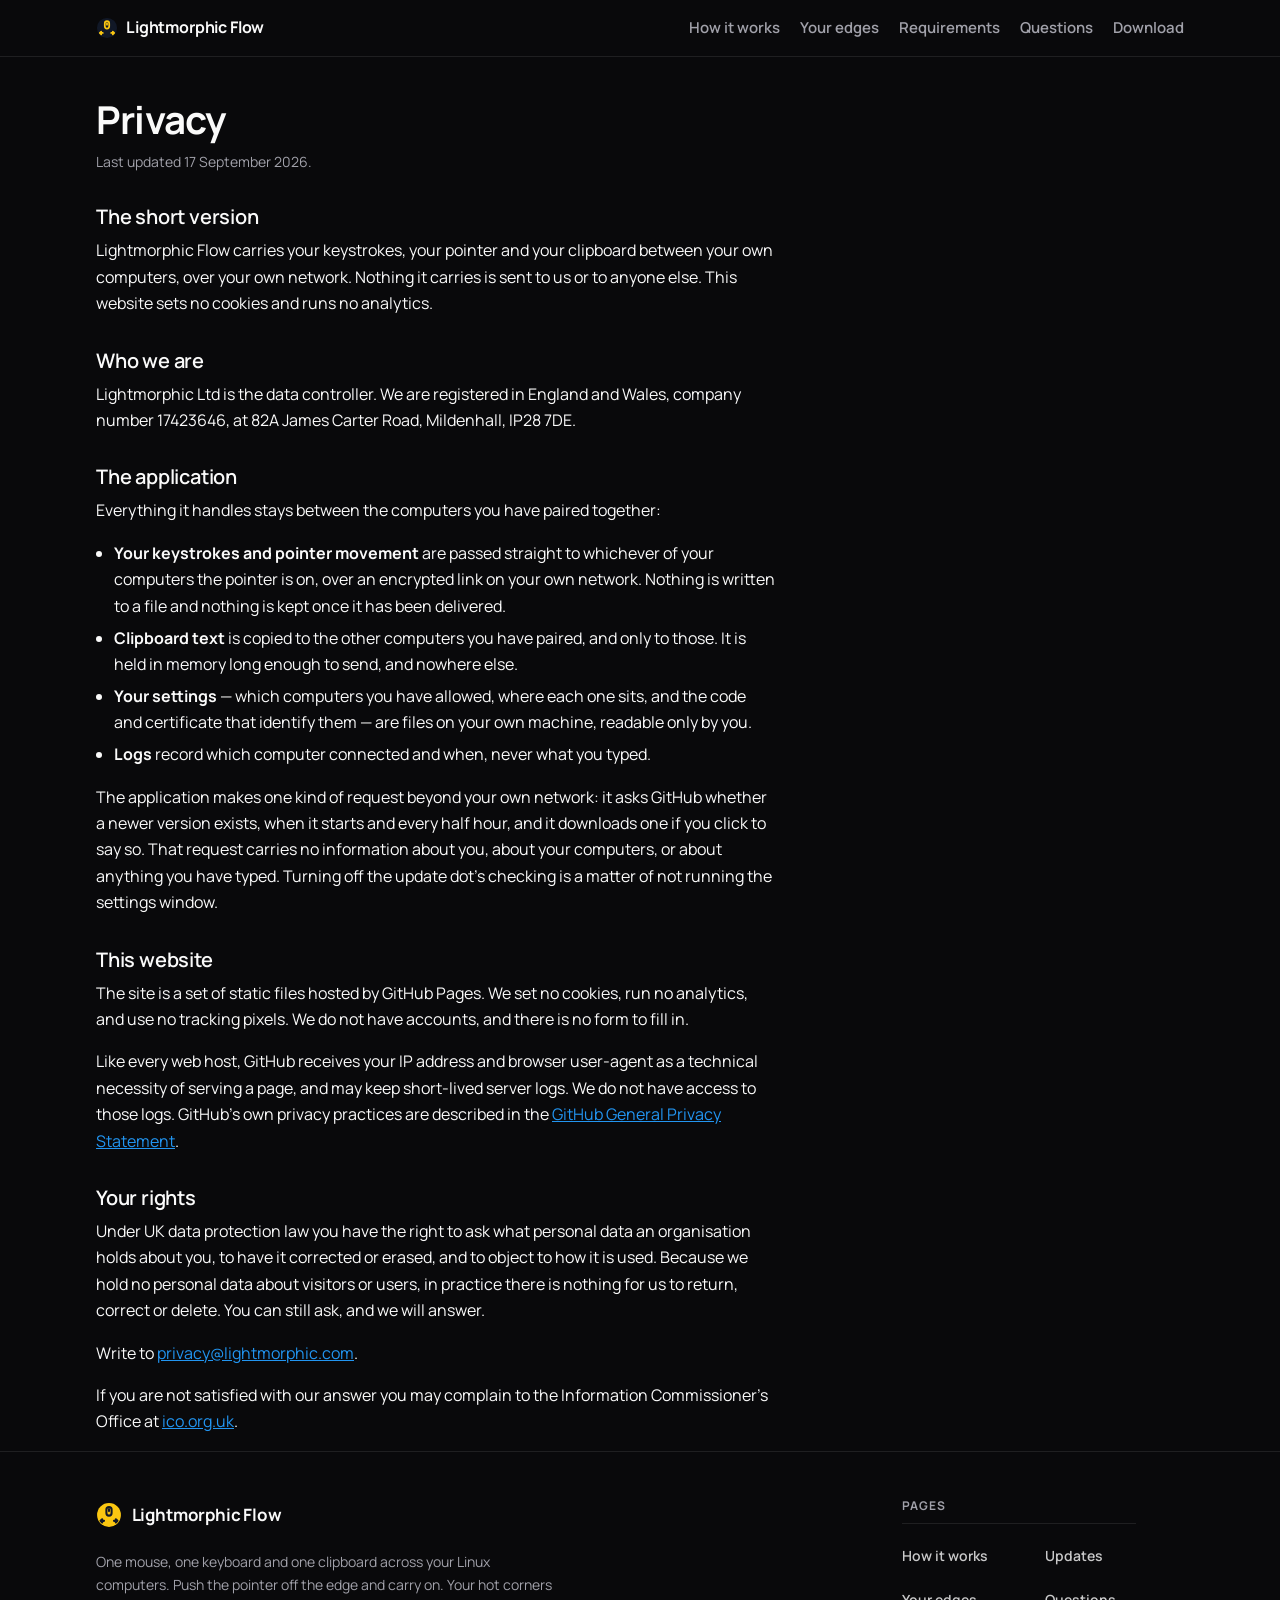
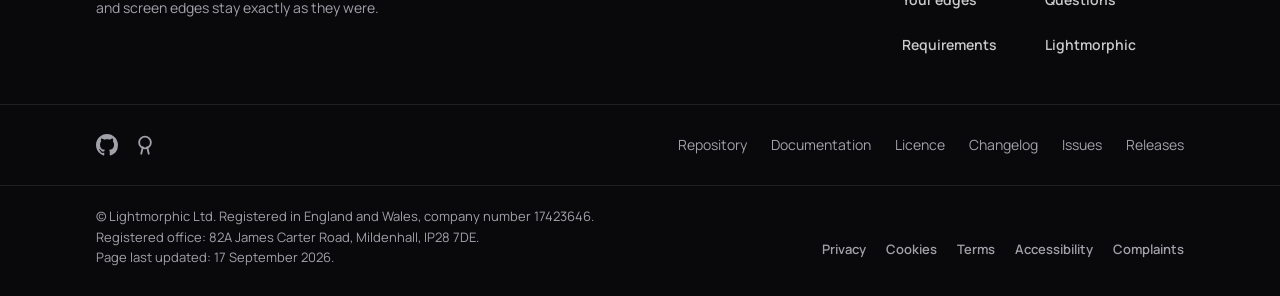
<file: site/privacy.html>
<!doctype html>
<html lang="en">
<head>
<meta charset="utf-8">
<meta name="viewport" content="width=device-width, initial-scale=1">
<title>Privacy: Lightmorphic Flow</title>
<meta name="description" content="How Lightmorphic Flow and this website handle your information: almost none of it exists.">
<link rel="canonical" href="https://flow.lightmorphic.com/privacy.html">
<link rel="icon" href="images/flow.svg" type="image/svg+xml">

<link rel="preload" href="fonts/Manrope-VariableFont_wght.ttf" as="font" type="font/ttf" crossorigin>
<link rel="stylesheet" href="style.css">
<meta name="theme-color" content="#09090b">
<meta property="og:title" content="Privacy: Lightmorphic Flow">
<meta property="og:description" content="How Lightmorphic Flow and this website handle your information: almost none of it exists.">
<meta property="og:url" content="https://flow.lightmorphic.com/privacy.html">
<meta property="og:type" content="article">
<script type="application/ld+json">
{
  "@context": "https://schema.org",
  "@type": "WebPage",
  "@id": "https://flow.lightmorphic.com/privacy.html",
  "url": "https://flow.lightmorphic.com/privacy.html",
  "name": "Privacy",
  "description": "How Lightmorphic Flow and this website handle your information: almost none of it exists.",
  "inLanguage": "en-GB",
  "dateModified": "2026-09-06",
  "isPartOf": { "@id": "https://flow.lightmorphic.com/#website" }
}
</script>
</head>
<body>

<a class="skip" href="#main">Skip to content</a>

<nav class="topnav">
  <div class="wrap topnav-inner">
    <a class="brand" href="index.html">
      <svg viewBox="0 0 24 24" width="22" height="22" aria-hidden="true">
        <circle cx="12" cy="12" r="11" fill="#111827"/>
        <g stroke="#fbc711" stroke-width="1.9" stroke-linecap="round" stroke-linejoin="round" fill="none">
          <rect x="9.6" y="4.6" width="4.8" height="8" rx="2.4"/>
          <line x1="12" y1="6.6" x2="12" y2="8.4"/>
          <path d="M7.4 17.4H4.2M5.7 15.9 4.2 17.4l1.5 1.5"/>
          <path d="M16.6 17.4h3.2M18.3 15.9l1.5 1.5-1.5 1.5"/>
        </g>
      </svg>
      Lightmorphic Flow
    </a>
    <div class="nav-links">
      <a class="hide-sm" href="index.html#how">How it works</a>
      <a class="hide-sm" href="index.html#edges">Your edges</a>
      <a class="hide-sm" href="index.html#requirements">Requirements</a>
      <a class="hide-sm" href="index.html#faq">Questions</a>
      <a href="index.html#download">Download</a>
    </div>
  </div>
</nav>

<main id="main">

<section class="legal-page">
  <div class="wrap">
    <h1>Privacy</h1>
    <p class="updated">Last updated 17 September 2026.</p>
    <div class="legal-body">
      <h2>The short version</h2>
      <p>Lightmorphic Flow carries your keystrokes, your pointer and your clipboard between your own computers, over your own network. Nothing it carries is sent to us or to anyone else. This website sets no cookies and runs no analytics.</p>
      
      <h2>Who we are</h2>
      <p>Lightmorphic Ltd is the data controller. We are registered in England and Wales, company number 17423646, at 82A James Carter Road, Mildenhall, IP28 7DE.</p>
      
      <h2>The application</h2>
      <p>Everything it handles stays between the computers you have paired together:</p>
      <ul>
        <li><strong>Your keystrokes and pointer movement</strong> are passed straight to whichever of your computers the pointer is on, over an encrypted link on your own network. Nothing is written to a file and nothing is kept once it has been delivered.</li>
        <li><strong>Clipboard text</strong> is copied to the other computers you have paired, and only to those. It is held in memory long enough to send, and nowhere else.</li>
        <li><strong>Your settings</strong> — which computers you have allowed, where each one sits, and the code and certificate that identify them — are files on your own machine, readable only by you.</li>
        <li><strong>Logs</strong> record which computer connected and when, never what you typed.</li>
      </ul>
      <p>The application makes one kind of request beyond your own network: it asks GitHub whether a newer version exists, when it starts and every half hour, and it downloads one if you click to say so. That request carries no information about you, about your computers, or about anything you have typed. Turning off the update dot's checking is a matter of not running the settings window.</p>
      
      <h2>This website</h2>
      <p>The site is a set of static files hosted by GitHub Pages. We set no cookies, run no analytics, and use no tracking pixels. We do not have accounts, and there is no form to fill in.</p>
      <p>Like every web host, GitHub receives your IP address and browser user-agent as a technical necessity of serving a page, and may keep short-lived server logs. We do not have access to those logs. GitHub's own privacy practices are described in the <a href="https://docs.github.com/en/site-policy/privacy-policies/github-general-privacy-statement">GitHub General Privacy Statement</a>.</p>
      
      <h2>Your rights</h2>
      <p>Under UK data protection law you have the right to ask what personal data an organisation holds about you, to have it corrected or erased, and to object to how it is used. Because we hold no personal data about visitors or users, in practice there is nothing for us to return, correct or delete. You can still ask, and we will answer.</p>
      <p>Write to <a href="mailto:privacy@lightmorphic.com">privacy@lightmorphic.com</a>.</p>
      <p>If you are not satisfied with our answer you may complain to the Information Commissioner's Office at <a href="https://ico.org.uk">ico.org.uk</a>.</p>
    </div>
  </div>
</section>

</main>

<footer class="foot">
  <div class="wrap foot-inner">

    <div class="foot-brand">
      <a class="foot-lockup" href="index.html">
        <svg viewBox="0 0 24 24" width="26" height="26" aria-hidden="true">
          <circle cx="12" cy="12" r="11" fill="#fbc711"/>
          <g stroke="#111827" stroke-width="1.9" stroke-linecap="round" stroke-linejoin="round" fill="none">
            <rect x="9.6" y="4.6" width="4.8" height="8" rx="2.4"/>
            <line x1="12" y1="6.6" x2="12" y2="8.4"/>
            <path d="M7.4 17.4H4.2M5.7 15.9 4.2 17.4l1.5 1.5"/>
            <path d="M16.6 17.4h3.2M18.3 15.9l1.5 1.5-1.5 1.5"/>
          </g>
        </svg>
        Lightmorphic Flow
      </a>
      <p class="foot-tagline">One mouse, one keyboard and one clipboard across your Linux computers. Push the pointer off the edge and carry on. Your hot corners and screen edges stay exactly as they were.</p>
    </div>

    <nav class="foot-nav" aria-label="Footer">
      <p class="foot-nav-title">Pages</p>
      <div class="foot-nav-links">
        <a href="index.html#how">How it works</a>
        <a href="index.html#edges">Your edges</a>
        <a href="index.html#requirements">Requirements</a>
        <a href="index.html#updates">Updates</a>
        <a href="index.html#faq">Questions</a>
        <a href="https://lightmorphic.com">Lightmorphic</a>
      </div>
    </nav>

  </div>
</footer>

<div class="gh-foot">
  <div class="wrap gh-inner">
    <div class="gh-marks">
      <a href="https://github.com/lightmorphic/flow" aria-label="Lightmorphic Flow on GitHub">
        <svg viewBox="0 0 16 16" width="22" height="22" aria-hidden="true" fill="currentColor">
          <path d="M8 0C3.58 0 0 3.58 0 8c0 3.54 2.29 6.53 5.47 7.59.4.07.55-.17.55-.38 0-.19-.01-.82-.01-1.49-2.01.37-2.53-.49-2.69-.94-.09-.23-.48-.94-.82-1.13-.28-.15-.68-.52-.01-.53.63-.01 1.08.58 1.23.82.72 1.21 1.87.87 2.33.66.07-.52.28-.87.51-1.07-1.78-.2-3.64-.89-3.64-3.95 0-.87.31-1.59.82-2.15-.08-.2-.36-1.02.08-2.12 0 0 .67-.21 2.2.82.64-.18 1.32-.27 2-.27.68 0 1.36.09 2 .27 1.53-1.04 2.2-.82 2.2-.82.44 1.1.16 1.92.08 2.12.51.56.82 1.27.82 2.15 0 3.07-1.87 3.75-3.65 3.95.29.25.54.73.54 1.48 0 1.07-.01 1.93-.01 2.2 0 .21.15.46.55.38A8.01 8.01 0 0 0 16 8c0-4.42-3.58-8-8-8Z"/>
        </svg>
      </a>
      <a href="https://opensource.org/license/gpl-3-0" aria-label="GPL-3.0, an Open Source Initiative approved licence">
        <svg viewBox="0 0 24 24" width="22" height="22" aria-hidden="true" fill="none" stroke="currentColor" stroke-width="2">
          <circle cx="12" cy="9.2" r="6.4"/>
          <path d="M9.6 14.4 7.9 21.5" stroke-linecap="round"/>
          <path d="M14.4 14.4 16.1 21.5" stroke-linecap="round"/>
        </svg>
      </a>
    </div>
    <nav class="gh-links" aria-label="Source code">
      <a href="https://github.com/lightmorphic/flow">Repository</a>
      <a href="https://github.com/lightmorphic/flow#readme">Documentation</a>
      <a href="https://github.com/lightmorphic/flow/blob/main/LICENSE">Licence</a>
      <a href="https://github.com/lightmorphic/flow/commits/main">Changelog</a>
      <a href="https://github.com/lightmorphic/flow/issues">Issues</a>
      <a href="https://github.com/lightmorphic/flow/releases">Releases</a>
    </nav>
  </div>
</div>

<div class="legal">
  <div class="wrap legal-inner">
    <p class="legal-text">
      © Lightmorphic Ltd. Registered in England and Wales, company number 17423646.<br>
      Registered office: 82A James Carter Road, Mildenhall, IP28 7DE.<br>
      Page last updated: 17 September 2026.
    </p>
    <nav class="legal-links" aria-label="Legal">
      <a href="privacy.html">Privacy</a>
      <a href="cookies.html">Cookies</a>
      <a href="terms.html">Terms</a>
      <a href="accessibility.html">Accessibility</a>
      <a href="complaints.html">Complaints</a>
    </nav>
  </div>
</div>

</body>
</html>
</file>
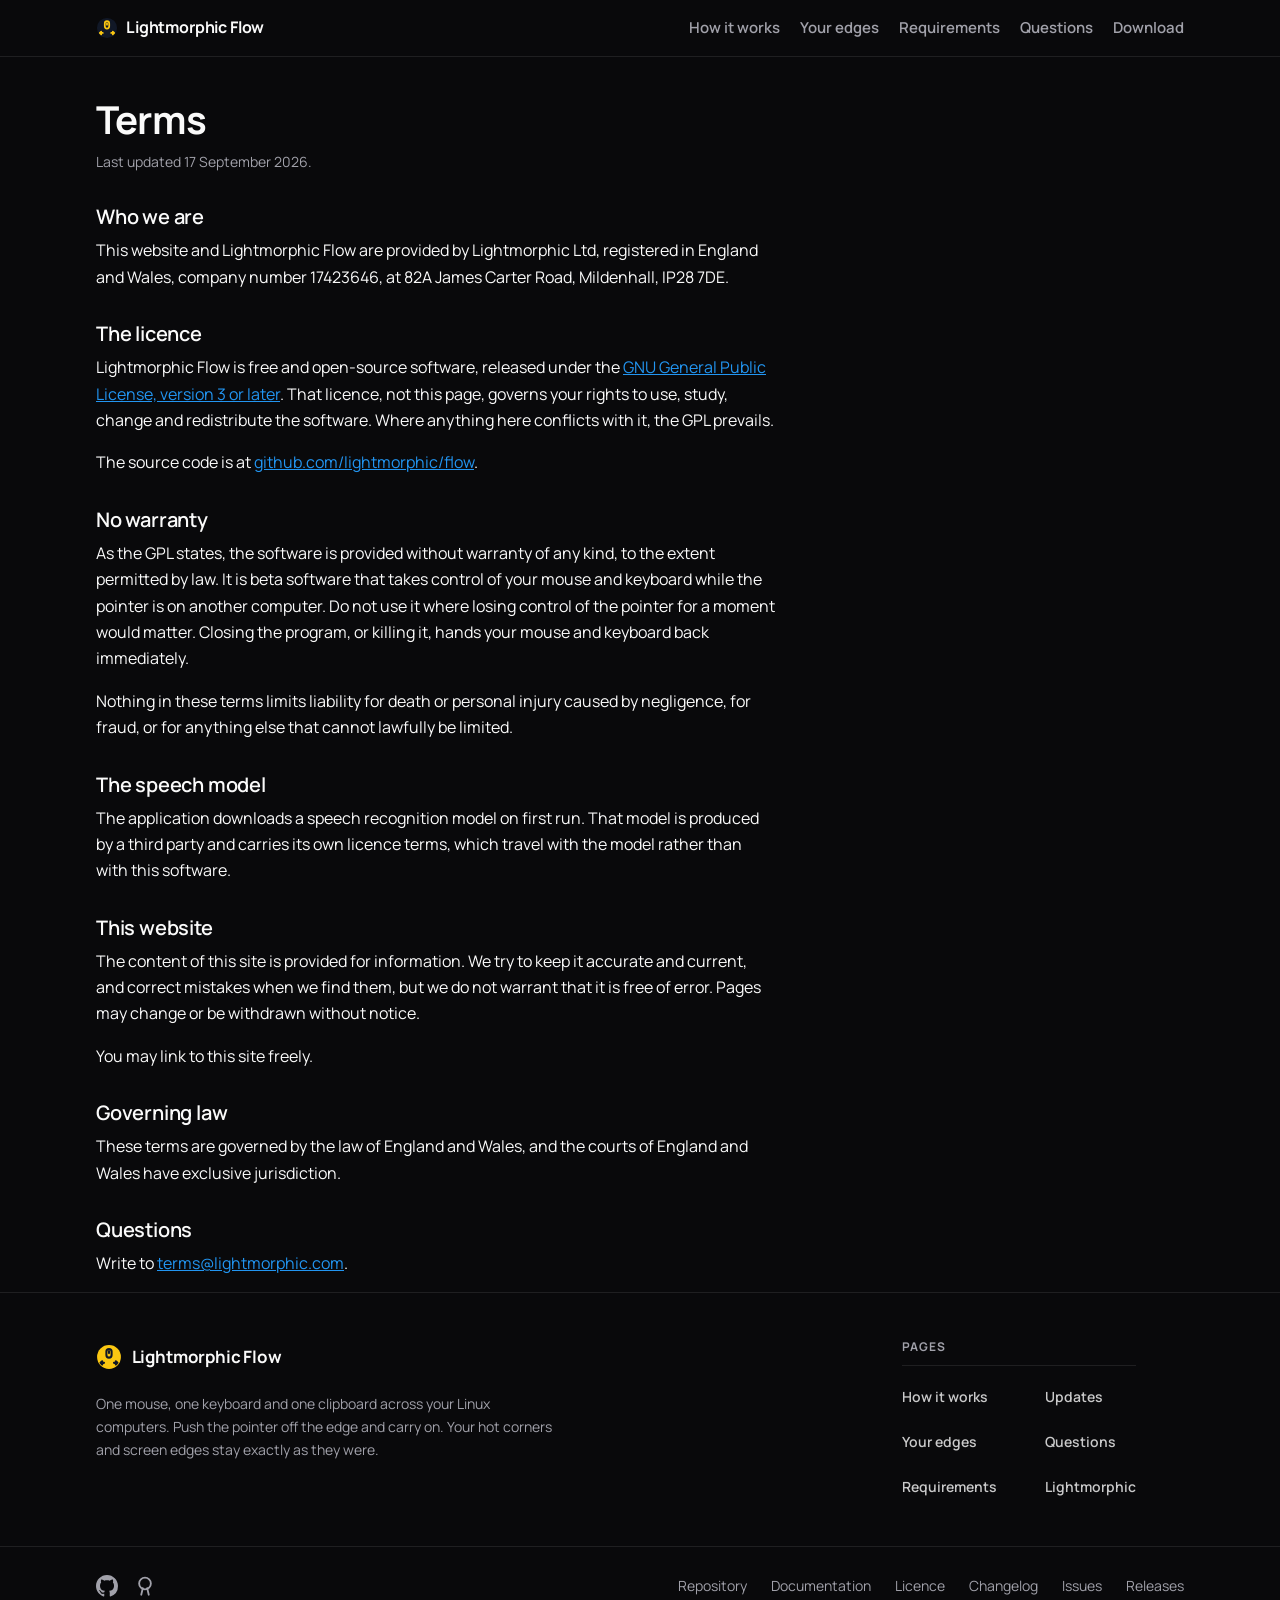
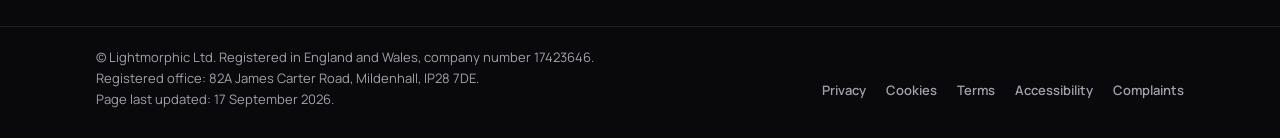
<file: site/terms.html>
<!doctype html>
<html lang="en">
<head>
<meta charset="utf-8">
<meta name="viewport" content="width=device-width, initial-scale=1">
<title>Terms: Lightmorphic Flow</title>
<meta name="description" content="The terms on which this website and Lightmorphic Flow are provided.">
<link rel="canonical" href="https://flow.lightmorphic.com/terms.html">
<link rel="icon" href="images/flow.svg" type="image/svg+xml">

<link rel="preload" href="fonts/Manrope-VariableFont_wght.ttf" as="font" type="font/ttf" crossorigin>
<link rel="stylesheet" href="style.css">
<meta name="theme-color" content="#09090b">
<meta property="og:title" content="Terms: Lightmorphic Flow">
<meta property="og:description" content="The terms on which this website and Lightmorphic Flow are provided.">
<meta property="og:url" content="https://flow.lightmorphic.com/terms.html">
<meta property="og:type" content="article">
<script type="application/ld+json">
{
  "@context": "https://schema.org",
  "@type": "WebPage",
  "@id": "https://flow.lightmorphic.com/terms.html",
  "url": "https://flow.lightmorphic.com/terms.html",
  "name": "Terms",
  "description": "The terms on which this website and Lightmorphic Flow are provided.",
  "inLanguage": "en-GB",
  "dateModified": "2026-09-06",
  "isPartOf": { "@id": "https://flow.lightmorphic.com/#website" }
}
</script>
</head>
<body>

<a class="skip" href="#main">Skip to content</a>

<nav class="topnav">
  <div class="wrap topnav-inner">
    <a class="brand" href="index.html">
      <svg viewBox="0 0 24 24" width="22" height="22" aria-hidden="true">
        <circle cx="12" cy="12" r="11" fill="#111827"/>
        <g stroke="#fbc711" stroke-width="1.9" stroke-linecap="round" stroke-linejoin="round" fill="none">
          <rect x="9.6" y="4.6" width="4.8" height="8" rx="2.4"/>
          <line x1="12" y1="6.6" x2="12" y2="8.4"/>
          <path d="M7.4 17.4H4.2M5.7 15.9 4.2 17.4l1.5 1.5"/>
          <path d="M16.6 17.4h3.2M18.3 15.9l1.5 1.5-1.5 1.5"/>
        </g>
      </svg>
      Lightmorphic Flow
    </a>
    <div class="nav-links">
      <a class="hide-sm" href="index.html#how">How it works</a>
      <a class="hide-sm" href="index.html#edges">Your edges</a>
      <a class="hide-sm" href="index.html#requirements">Requirements</a>
      <a class="hide-sm" href="index.html#faq">Questions</a>
      <a href="index.html#download">Download</a>
    </div>
  </div>
</nav>

<main id="main">

<section class="legal-page">
  <div class="wrap">
    <h1>Terms</h1>
    <p class="updated">Last updated 17 September 2026.</p>
    <div class="legal-body">
      <h2>Who we are</h2>
      <p>This website and Lightmorphic Flow are provided by Lightmorphic Ltd, registered in England and Wales, company number 17423646, at 82A James Carter Road, Mildenhall, IP28 7DE.</p>
      
      <h2>The licence</h2>
      <p>Lightmorphic Flow is free and open-source software, released under the <a href="https://www.gnu.org/licenses/gpl-3.0.html">GNU General Public License, version 3 or later</a>. That licence, not this page, governs your rights to use, study, change and redistribute the software. Where anything here conflicts with it, the GPL prevails.</p>
      <p>The source code is at <a href="https://github.com/lightmorphic/flow">github.com/lightmorphic/flow</a>.</p>
      
      <h2>No warranty</h2>
      <p>As the GPL states, the software is provided without warranty of any kind, to the extent permitted by law. It is beta software that takes control of your mouse and keyboard while the pointer is on another computer. Do not use it where losing control of the pointer for a moment would matter. Closing the program, or killing it, hands your mouse and keyboard back immediately.</p>
      <p>Nothing in these terms limits liability for death or personal injury caused by negligence, for fraud, or for anything else that cannot lawfully be limited.</p>
      
      <h2>The speech model</h2>
      <p>The application downloads a speech recognition model on first run. That model is produced by a third party and carries its own licence terms, which travel with the model rather than with this software.</p>
      
      <h2>This website</h2>
      <p>The content of this site is provided for information. We try to keep it accurate and current, and correct mistakes when we find them, but we do not warrant that it is free of error. Pages may change or be withdrawn without notice.</p>
      <p>You may link to this site freely.</p>
      
      <h2>Governing law</h2>
      <p>These terms are governed by the law of England and Wales, and the courts of England and Wales have exclusive jurisdiction.</p>
      
      <h2>Questions</h2>
      <p>Write to <a href="mailto:terms@lightmorphic.com">terms@lightmorphic.com</a>.</p>
    </div>
  </div>
</section>

</main>

<footer class="foot">
  <div class="wrap foot-inner">

    <div class="foot-brand">
      <a class="foot-lockup" href="index.html">
        <svg viewBox="0 0 24 24" width="26" height="26" aria-hidden="true">
          <circle cx="12" cy="12" r="11" fill="#fbc711"/>
          <g stroke="#111827" stroke-width="1.9" stroke-linecap="round" stroke-linejoin="round" fill="none">
            <rect x="9.6" y="4.6" width="4.8" height="8" rx="2.4"/>
            <line x1="12" y1="6.6" x2="12" y2="8.4"/>
            <path d="M7.4 17.4H4.2M5.7 15.9 4.2 17.4l1.5 1.5"/>
            <path d="M16.6 17.4h3.2M18.3 15.9l1.5 1.5-1.5 1.5"/>
          </g>
        </svg>
        Lightmorphic Flow
      </a>
      <p class="foot-tagline">One mouse, one keyboard and one clipboard across your Linux computers. Push the pointer off the edge and carry on. Your hot corners and screen edges stay exactly as they were.</p>
    </div>

    <nav class="foot-nav" aria-label="Footer">
      <p class="foot-nav-title">Pages</p>
      <div class="foot-nav-links">
        <a href="index.html#how">How it works</a>
        <a href="index.html#edges">Your edges</a>
        <a href="index.html#requirements">Requirements</a>
        <a href="index.html#updates">Updates</a>
        <a href="index.html#faq">Questions</a>
        <a href="https://lightmorphic.com">Lightmorphic</a>
      </div>
    </nav>

  </div>
</footer>

<div class="gh-foot">
  <div class="wrap gh-inner">
    <div class="gh-marks">
      <a href="https://github.com/lightmorphic/flow" aria-label="Lightmorphic Flow on GitHub">
        <svg viewBox="0 0 16 16" width="22" height="22" aria-hidden="true" fill="currentColor">
          <path d="M8 0C3.58 0 0 3.58 0 8c0 3.54 2.29 6.53 5.47 7.59.4.07.55-.17.55-.38 0-.19-.01-.82-.01-1.49-2.01.37-2.53-.49-2.69-.94-.09-.23-.48-.94-.82-1.13-.28-.15-.68-.52-.01-.53.63-.01 1.08.58 1.23.82.72 1.21 1.87.87 2.33.66.07-.52.28-.87.51-1.07-1.78-.2-3.64-.89-3.64-3.95 0-.87.31-1.59.82-2.15-.08-.2-.36-1.02.08-2.12 0 0 .67-.21 2.2.82.64-.18 1.32-.27 2-.27.68 0 1.36.09 2 .27 1.53-1.04 2.2-.82 2.2-.82.44 1.1.16 1.92.08 2.12.51.56.82 1.27.82 2.15 0 3.07-1.87 3.75-3.65 3.95.29.25.54.73.54 1.48 0 1.07-.01 1.93-.01 2.2 0 .21.15.46.55.38A8.01 8.01 0 0 0 16 8c0-4.42-3.58-8-8-8Z"/>
        </svg>
      </a>
      <a href="https://opensource.org/license/gpl-3-0" aria-label="GPL-3.0, an Open Source Initiative approved licence">
        <svg viewBox="0 0 24 24" width="22" height="22" aria-hidden="true" fill="none" stroke="currentColor" stroke-width="2">
          <circle cx="12" cy="9.2" r="6.4"/>
          <path d="M9.6 14.4 7.9 21.5" stroke-linecap="round"/>
          <path d="M14.4 14.4 16.1 21.5" stroke-linecap="round"/>
        </svg>
      </a>
    </div>
    <nav class="gh-links" aria-label="Source code">
      <a href="https://github.com/lightmorphic/flow">Repository</a>
      <a href="https://github.com/lightmorphic/flow#readme">Documentation</a>
      <a href="https://github.com/lightmorphic/flow/blob/main/LICENSE">Licence</a>
      <a href="https://github.com/lightmorphic/flow/commits/main">Changelog</a>
      <a href="https://github.com/lightmorphic/flow/issues">Issues</a>
      <a href="https://github.com/lightmorphic/flow/releases">Releases</a>
    </nav>
  </div>
</div>

<div class="legal">
  <div class="wrap legal-inner">
    <p class="legal-text">
      © Lightmorphic Ltd. Registered in England and Wales, company number 17423646.<br>
      Registered office: 82A James Carter Road, Mildenhall, IP28 7DE.<br>
      Page last updated: 17 September 2026.
    </p>
    <nav class="legal-links" aria-label="Legal">
      <a href="privacy.html">Privacy</a>
      <a href="cookies.html">Cookies</a>
      <a href="terms.html">Terms</a>
      <a href="accessibility.html">Accessibility</a>
      <a href="complaints.html">Complaints</a>
    </nav>
  </div>
</div>

</body>
</html>
</file>
<file: docs/style.css>
/* Flow: house style, its own layout.
   Plain CSS, one self-hosted font, no framework, no external requests. */

@font-face {
  font-family: "Manrope";
  src: url("fonts/Manrope-VariableFont_wght.ttf") format("truetype");
  font-weight: 200 800;
  font-display: swap;
}

:root {
  color-scheme: dark;
  --bg: #09090b;  --fg: #fafafa;
  --panel: #1b1d29;  --panel-border: rgba(255,255,255,.09);
  --border: #27272a;  --muted: #1c1c1f;  --muted-fg: #a1a1aa;
  --shadow-panel: 0 1px 2px rgba(0,0,0,.35), 0 8px 24px -16px rgba(0,0,0,.6);

  --accent: #fbc711;  --accent-hover: #ddaf0f;  --on-accent: #645007;
  --accent-container: #4b3c05;  --on-accent-container: #fde694;

  --brand-navy: #111827;
  --link: #2295f1;
  --success: #4bae4f;
  --warning: #ffc006;

  --radius: 0.875rem;
  --panel-radius: 1.375rem;
  --wrap: 68rem;

  /* The accent yellow reads at 12.6:1 on this background, so it is the
     focus ring here. */
  --focus-ring: var(--accent);

  /* The session-check panel keeps the brand navy deliberately: it is
     identity, not a surface. Its own tokens, so components below carry
     no raw colour. */
  --check-bg: var(--brand-navy);
  --check-fg: #fafafa;
  --check-dim: #d4d4d8;
  --check-label: #a1a1aa;
  --check-line: rgba(255,255,255,.06);
  --check-edge: rgba(255,255,255,.09);
  --yes-bg: #4bae4f;  --on-yes: #0d1f0e;
  --no-bg: #9e9d9e;   --on-no: #1a1a1a;
}

* { box-sizing: border-box; }

html { scroll-behavior: smooth; }
@media (prefers-reduced-motion: reduce) { html { scroll-behavior: auto; } }

body {
  margin: 0;
  background: var(--bg);
  color: var(--fg);
  font-family: "Manrope", system-ui, sans-serif;
  font-size: 1rem;
  line-height: 1.6;
  -webkit-font-smoothing: antialiased;
}

.wrap { width: min(100% - 2.5rem, var(--wrap)); margin-inline: auto; }

a { color: var(--link); }
a:focus-visible, button:focus-visible, .btn:focus-visible,
summary:focus-visible {
  outline: 2px solid var(--focus-ring);
  outline-offset: 2px;
}

.skip {
  position: absolute; left: -9999px;
  background: var(--panel); color: var(--fg);
  padding: .75rem 1rem; border-radius: var(--radius); z-index: 10;
}
.skip:focus { left: 1rem; top: 1rem; }

h1, h2, h3 { line-height: 1.2; margin: 0 0 .5rem; }
h1 { font-size: clamp(2rem, 5vw, 3rem); font-weight: 700; letter-spacing: -.02em; }
h2 { font-size: 1.75rem; font-weight: 600; letter-spacing: -.01em; }
h3 { font-size: 1.0625rem; font-weight: 600; }
p { margin: 0 0 1rem; }
p:last-child { margin-bottom: 0; }

/* ---- nav ---------------------------------------------------------- */

.topnav {
  position: sticky; top: 0; z-index: 5;
  background: var(--bg);
  border-bottom: 1px solid var(--panel-border);
}
.topnav-inner { display: flex; align-items: center; gap: 1rem; padding: .3rem 0; }
/* Padding moved from the bar onto each link rather than just added on
   top of it - a nav link's own clickable box was ~24px tall before
   this, under the 44px a touch target wants; this keeps the bar close
   to its old height while giving every link room of its own. */
.brand {
  display: inline-flex; align-items: center; gap: .5rem;
  font-weight: 700; color: var(--fg); text-decoration: none;
  letter-spacing: -.01em; padding: .65rem 0;
}
.nav-links { margin-left: auto; display: flex; align-items: center; gap: 1.25rem; }
.nav-links a {
  color: var(--muted-fg); text-decoration: none; font-size: .9375rem;
  font-weight: 600; padding: .65rem 0;
}
.nav-links a:hover { color: var(--fg); }
@media (max-width: 40rem) { .nav-links .hide-sm { display: none; } }

/* ---- buttons ------------------------------------------------------ */

.btn {
  display: inline-flex; align-items: center; gap: .5rem;
  border-radius: var(--radius);
  padding: .7rem 1.15rem;
  font: inherit; font-weight: 600;
  text-decoration: none; cursor: pointer;
  border: 1px solid transparent;
}
.btn.primary { background: var(--accent); color: var(--on-accent); }
.btn.primary:hover { background: var(--accent-hover); }
.btn.ghost { background: var(--muted); color: var(--fg); border-color: var(--border); }
.btn.ghost:hover { border-color: var(--muted-fg); }

/* ---- hero --------------------------------------------------------- */
/* Uneven on purpose: the promise carries the weight, and the session
   check sits beside it as the one thing to verify before downloading. */

.hero { padding: 3.5rem 0 2rem; }
.hero-grid {
  display: grid; gap: 2rem;
  grid-template-columns: 1.35fr 1fr;
  align-items: center;
}
@media (max-width: 60rem) { .hero-grid { grid-template-columns: 1fr; } }

.eyebrow {
  display: inline-flex; align-items: center; gap: .5rem;
  background: var(--accent-container); color: var(--on-accent-container);
  border-radius: 999px; padding: .3rem .75rem;
  font-size: .8125rem; font-weight: 700;
  letter-spacing: .03em; text-transform: uppercase;
  margin-bottom: 1rem;
}
.lede { font-size: 1.125rem; color: var(--muted-fg); max-width: 46ch; }
.hero-cta { display: flex; flex-wrap: wrap; gap: .75rem; margin-top: 1.5rem; }
.hero-note { margin-top: 1rem; font-size: .8125rem; color: var(--muted-fg); }

/* The panel beside the headline: what this runs on, stated plainly. */
.check {
  background: var(--check-bg);
  border: 1px solid var(--check-edge);
  border-radius: var(--panel-radius);
  box-shadow: var(--shadow-panel);
  padding: 1.25rem;
  color: var(--check-fg);
}
.check-title {
  font-size: .8125rem; font-weight: 700; letter-spacing: .04em;
  text-transform: uppercase; color: var(--check-label); margin-bottom: .75rem;
}
.check-row { display: flex; align-items: flex-start; gap: .6rem; font-size: .9375rem; padding: .3rem 0; }
.check-row .tag {
  flex: none; font-weight: 700; border-radius: 999px;
  padding: .05rem .5rem; font-size: .75rem;
}
.tag.yes { background: var(--yes-bg); color: var(--on-yes); }
.tag.no  { background: var(--no-bg); color: var(--on-no); }
.check-row span { color: var(--check-dim); }
.check-row a { color: var(--accent); }

/* ---- flow --------------------------------------------------------- */

.flow-track { display: grid; gap: 1.25rem; grid-template-columns: repeat(3, 1fr); }
@media (max-width: 48rem) { .flow-track { grid-template-columns: 1fr; } }
.flow-step { border-left: 3px solid var(--panel-border); padding: .1rem 0 .1rem 1rem; }
.flow-step h3 { margin-bottom: .25rem; }
.flow-step p { color: var(--muted-fg); font-size: .9375rem; }

/* ---- panels / bento ------------------------------------------------ */

.panel {
  background: var(--panel);
  border: 1px solid var(--panel-border);
  border-radius: var(--panel-radius);
  box-shadow: var(--shadow-panel);
  padding: 1.5rem;
}
section { padding: 2.5rem 0; }
section[id] { scroll-margin-top: 5.5rem; }
.section-intro { color: var(--muted-fg); max-width: 60ch; margin-bottom: 1.5rem; }

/* Columns rather than a grid, so a short card does not leave a hole
   under it waiting for the row to end. Each card is as tall as its
   own text and the next one starts immediately below. A grid cannot do
   this: its rows are as tall as their tallest cell, which is what left
   a gap under "Six languages". */
.bento { columns: 2; column-gap: 1rem; }
.bento > .panel {
  break-inside: avoid;
  -webkit-column-break-inside: avoid;
  margin-bottom: 1rem;
}
@media (max-width: 56rem) { .bento { columns: 1; } }
.bento h3 { display: flex; align-items: center; gap: .5rem; }
.bento p { color: var(--muted-fg); font-size: .9375rem; }
.icon { flex: none; color: var(--accent); }

/* ---- differences --------------------------------------------------- */

.diff { display: grid; gap: 1rem; grid-template-columns: 1fr 1fr; }
@media (max-width: 48rem) { .diff { grid-template-columns: 1fr; } }
/* Grey, not amber. A coloured edge is allowed where it stands for
   something (green for do, red for don't), but these two panels are
   not warnings, so the colour was decoration, and the accent is never
   decoration. */
.diff .panel { border-left: 3px solid var(--panel-border); }
.diff h3 { margin-bottom: .35rem; }
.diff p { color: var(--muted-fg); font-size: .9375rem; }

/* ---- requirements -------------------------------------------------- */

.req ul { margin: .75rem 0 0; padding-left: 1.1rem; color: var(--muted-fg); }
.req li { margin-bottom: .35rem; }
.req pre {
  background: var(--muted); border: 1px solid var(--border);
  border-radius: var(--radius); padding: .8rem 1rem; overflow-x: auto;
  font-size: .9375rem; margin: .75rem 0;
}
.req code { font-family: ui-monospace, Menlo, Consolas, monospace; }

/* ---- download ------------------------------------------------------ */

.download .panel { display: grid; gap: 1rem; }
.dl-row { display: flex; flex-wrap: wrap; align-items: center; gap: 1rem; }
.dl-meta { color: var(--muted-fg); font-size: .875rem; }
.dl-help { color: var(--muted-fg); font-size: .9375rem; }

/* ---- footer -------------------------------------------------------- */

.foot {
  border-top: 1px solid var(--panel-border);
  padding: 2.75rem 0 2.25rem;
  color: var(--muted-fg); font-size: .875rem;
}
.foot-inner {
  display: flex; flex-wrap: wrap; gap: 2rem 4rem;
  align-items: flex-start; justify-content: space-between;
}

/* The brand side carries the weight: mark, name, a line saying what
   this is, and who made it. Without it the row was an image at one
   edge and a list at the other with nothing in between. */
.foot-brand {
  display: flex; flex-direction: column; align-items: flex-start;
  gap: 1rem; max-width: 52ch;
}
.foot-lockup {
  display: inline-flex; align-items: center; gap: .6rem;
  font-size: 1.0625rem; font-weight: 700; letter-spacing: -.01em;
  color: var(--fg); text-decoration: none; padding: .35rem 0;
}
.foot-lockup:hover { color: var(--accent); }
.foot-tagline {
  margin: 0; color: var(--muted-fg);
  font-size: .875rem; line-height: 1.65;
}

.foot-nav { display: flex; flex-direction: column; margin-right: 3rem; }
.foot-nav-title {
  margin: 0 0 .6rem; padding-bottom: .5rem;
  font-size: .75rem; font-weight: 700;
  letter-spacing: .09em; text-transform: uppercase; color: var(--muted-fg);
  border-bottom: 1px solid var(--panel-border);
}
/* Column-major: the list reads downwards and then across, the way a
   menu is read, rather than left-to-right along each row. */
.foot-nav-links {
  display: grid; grid-auto-flow: column;
  grid-template-rows: repeat(3, auto);
  column-gap: 3rem;
}
.foot-nav a {
  color: var(--fg); text-decoration: none; font-weight: 600;
  opacity: .8;
}
.foot-nav a:hover { opacity: 1; color: var(--accent); }
.foot-nav a[aria-current="page"] { opacity: 1; color: var(--accent); }
/* .7rem each side of a 22px line clears the 44px a touch target wants. */
.foot-nav a { display: inline-flex; align-items: center; padding: .7rem 0; }

/* ---- questions ------------------------------------------------------ */

.faq-item { border-top: 1px solid var(--panel-border); }
.faq-item:first-child { border-top: none; }
.faq-item h3 { margin: 0; font-size: 1rem; }
.faq-item summary {
  cursor: pointer; padding: .85rem 0; list-style: none;
  display: flex; justify-content: space-between; gap: 1rem;
}
.faq-item summary::-webkit-details-marker { display: none; }
.faq-item summary::after { content: "+"; color: var(--muted-fg); font-weight: 400; }
.faq-item[open] summary::after { content: "\2013"; }
.faq-item p {
  color: var(--muted-fg); font-size: .9375rem;
  margin: 0 0 .95rem; max-width: 68ch;
}


/* The update dot legend draws the actual colours rather than naming them. */
.dot-legend { display: grid; gap: .6rem; margin: .5rem 0 0; padding: 0; list-style: none; }
.dot-legend li { display: flex; align-items: baseline; gap: .65rem; font-size: .9375rem; }
.dot-legend .dot {
  width: .7rem; height: .7rem; border-radius: 50%; flex: none;
  transform: translateY(1px);
}

.note {
  display: flex; gap: .85rem; align-items: flex-start;
  background: var(--accent-container); color: var(--on-accent-container);
  border-radius: var(--radius); padding: .9rem 1.05rem; margin: 1rem 0 0;
  font-size: .9375rem;
}
.note svg { flex: none; margin-top: .1rem; }
.note a { color: inherit; }

/* The bar carries one more item than it used to: the all-apps launcher,
   which is the last thing on the right and has to stay reachable at
   every width. On a narrow screen the brand was also wrapping onto two
   lines, which pushed the bar to 83px tall and squeezed the links until
   Download ran off the edge. Keeping the name on one line and trimming
   the gaps buys back the room the launcher needs. */
@media (max-width: 40rem) {
  .brand { white-space: nowrap; font-size: .9375rem; gap: .4rem; }
  .topnav-inner { gap: .6rem; }
  .nav-links { gap: .85rem; }
}

/* ---- legal sub-footer ----------------------------------------------- */

.legal {
  border-top: 1px solid var(--panel-border);
  background: var(--bg);
  padding: 1.25rem 0 1.75rem;
}
.legal-inner {
  display: flex; flex-wrap: wrap; gap: 1rem 2rem;
  align-items: flex-start; justify-content: space-between;
}
.legal-text {
  margin: 0; color: var(--muted-fg);
  font-size: .8125rem; line-height: 1.6;
}
/* Each of the three lines breaks where its own <br> says, not where a
   measure runs out: the company line was wrapping mid-sentence. It
   still wraps on a screen too narrow to hold it, which is the one
   place wrapping is the right answer. */
.legal-links {
  display: flex; flex-wrap: wrap; gap: 1.25rem;
  margin-left: auto; justify-content: flex-end;
}
.legal-links a {
  color: var(--muted-fg); text-decoration: none;
  font-size: .8125rem; font-weight: 600; padding: .55rem 0;
}
.legal-links a:hover { color: var(--fg); text-decoration: underline; }

/* On a narrow screen the links go under the address rather than being
   squeezed against it, still reading left to right in the same order. */
@media (max-width: 46rem) {
  .legal-links { margin-left: 0; justify-content: flex-start; gap: 1rem; }
}

/* ---- legal pages ----------------------------------------------------- */

.legal-page { padding: 2.5rem 0 1rem; }
.legal-page h1 { font-size: clamp(1.7rem, 3.6vw, 2.4rem); margin: 0 0 .5rem; }
.legal-page .updated { color: var(--muted-fg); font-size: .875rem; margin: 0 0 1.75rem; }
.legal-body { max-width: 68ch; }
.legal-body h2 { font-size: 1.25rem; margin: 2rem 0 .5rem; }
.legal-body p, .legal-body li { color: var(--fg); line-height: 1.65; }
.legal-body ul { padding-left: 1.15rem; }
.legal-body li { margin: .35rem 0; }

/* ---- open-source sub-footer ------------------------------------------ */

.gh-foot {
  border-top: 1px solid var(--panel-border);
  padding: 1.25rem 0;
}
.gh-inner {
  display: flex; flex-wrap: wrap; gap: 1rem 2rem;
  align-items: center; justify-content: space-between;
}
.gh-marks { display: flex; align-items: center; gap: 1rem; }
.gh-marks a {
  display: inline-flex; align-items: center;
  color: var(--muted-fg); padding: .4rem 0;
}
.gh-marks a:hover { color: var(--fg); }
.gh-links {
  display: flex; flex-wrap: wrap; gap: 1.5rem;
  margin-left: auto; justify-content: flex-end;
}
.gh-links a {
  color: var(--muted-fg); text-decoration: none;
  font-size: .875rem; padding: .55rem 0;
}
.gh-links a:hover { color: var(--fg); text-decoration: underline; }

/* The legal links sit level with the last line of the address, as in
   the reference, rather than floating up beside the first. */
.legal-inner { align-items: flex-end; }

@media (max-width: 46rem) {
  .gh-links { margin-left: 0; justify-content: flex-start; gap: 1rem; }
  .foot-nav { margin-right: 0; }
}


/* ---- beta notice ----------------------------------------------------- */
/* Amber, because it is a warning and not decoration. It sits directly
   under the bar so nobody reaches the download without passing it. */

.beta {
  background: var(--accent-container);
  color: var(--on-accent-container);
  border-bottom: 1px solid var(--panel-border);
}
.beta-inner {
  display: flex; align-items: flex-start; gap: .75rem;
  padding: .85rem 0; font-size: .9375rem;
}
.beta svg { flex: none; margin-top: .15rem; }
.beta b { font-weight: 700; }
.beta p { margin: 0; }

/* ---- the screens diagram --------------------------------------------- */
/* A picture of the thing it does: your screen in the middle, the others
   around it, one to an edge. */

.layout {
  display: grid; gap: .6rem; margin: 1.5rem 0 0;
  grid-template-columns: 1fr 1.5fr 1fr;
  grid-template-rows: auto auto auto;
  align-items: stretch; max-width: 34rem;
}
.screen {
  background: var(--panel); border: 1px solid var(--panel-border);
  border-radius: var(--radius); padding: .85rem .75rem; text-align: center;
  font-size: .8125rem; color: var(--muted-fg);
}
.screen b { display: block; color: var(--fg); font-size: .875rem; font-weight: 600; }
.screen.here {
  background: var(--check-bg); border-color: var(--accent);
  color: var(--check-dim); padding: 1.6rem .75rem;
}
.screen.here b { color: var(--accent); }
.screen.top { grid-column: 2; grid-row: 1; }
.screen.left { grid-column: 1; grid-row: 2; }
.screen.here { grid-column: 2; grid-row: 2; }
.screen.right { grid-column: 3; grid-row: 2; }
.screen.bottom { grid-column: 2; grid-row: 3; }

/* ---- the update dot on the page -------------------------------------- */

.dot-legend .dot.green { background: #4bae4f; }
.dot-legend .dot.yellow { background: #ffc006; }
.dot-legend .dot.blue { background: #2295f1; }
.dot-legend .dot.red { background: #f34236; }
.dot-legend .dot.ring {
  background: none; border: 2px solid var(--muted-fg);
  width: .8rem; height: .8rem;
}


/* ---- screenshots ------------------------------------------------------ */

.shot { margin: 1.5rem 0 0; }
.shot img {
  display: block; max-width: 100%; height: auto;
  border: 1px solid var(--panel-border);
  border-radius: var(--panel-radius);
  box-shadow: var(--shadow-panel);
}
.shot figcaption {
  margin-top: .75rem; color: var(--muted-fg); font-size: .875rem;
}
</file>
<file: site/style.css>
/* Flow: house style, its own layout.
   Plain CSS, one self-hosted font, no framework, no external requests. */

@font-face {
  font-family: "Manrope";
  src: url("fonts/Manrope-VariableFont_wght.ttf") format("truetype");
  font-weight: 200 800;
  font-display: swap;
}

:root {
  color-scheme: dark;
  --bg: #09090b;  --fg: #fafafa;
  --panel: #1b1d29;  --panel-border: rgba(255,255,255,.09);
  --border: #27272a;  --muted: #1c1c1f;  --muted-fg: #a1a1aa;
  --shadow-panel: 0 1px 2px rgba(0,0,0,.35), 0 8px 24px -16px rgba(0,0,0,.6);

  --accent: #fbc711;  --accent-hover: #ddaf0f;  --on-accent: #645007;
  --accent-container: #4b3c05;  --on-accent-container: #fde694;

  --brand-navy: #111827;
  --link: #2295f1;
  --success: #4bae4f;
  --warning: #ffc006;

  --radius: 0.875rem;
  --panel-radius: 1.375rem;
  --wrap: 68rem;

  /* The accent yellow reads at 12.6:1 on this background, so it is the
     focus ring here. */
  --focus-ring: var(--accent);

  /* The session-check panel keeps the brand navy deliberately: it is
     identity, not a surface. Its own tokens, so components below carry
     no raw colour. */
  --check-bg: var(--brand-navy);
  --check-fg: #fafafa;
  --check-dim: #d4d4d8;
  --check-label: #a1a1aa;
  --check-line: rgba(255,255,255,.06);
  --check-edge: rgba(255,255,255,.09);
  --yes-bg: #4bae4f;  --on-yes: #0d1f0e;
  --no-bg: #9e9d9e;   --on-no: #1a1a1a;
}

* { box-sizing: border-box; }

html { scroll-behavior: smooth; }
@media (prefers-reduced-motion: reduce) { html { scroll-behavior: auto; } }

body {
  margin: 0;
  background: var(--bg);
  color: var(--fg);
  font-family: "Manrope", system-ui, sans-serif;
  font-size: 1rem;
  line-height: 1.6;
  -webkit-font-smoothing: antialiased;
}

.wrap { width: min(100% - 2.5rem, var(--wrap)); margin-inline: auto; }

a { color: var(--link); }
a:focus-visible, button:focus-visible, .btn:focus-visible,
summary:focus-visible {
  outline: 2px solid var(--focus-ring);
  outline-offset: 2px;
}

.skip {
  position: absolute; left: -9999px;
  background: var(--panel); color: var(--fg);
  padding: .75rem 1rem; border-radius: var(--radius); z-index: 10;
}
.skip:focus { left: 1rem; top: 1rem; }

h1, h2, h3 { line-height: 1.2; margin: 0 0 .5rem; }
h1 { font-size: clamp(2rem, 5vw, 3rem); font-weight: 700; letter-spacing: -.02em; }
h2 { font-size: 1.75rem; font-weight: 600; letter-spacing: -.01em; }
h3 { font-size: 1.0625rem; font-weight: 600; }
p { margin: 0 0 1rem; }
p:last-child { margin-bottom: 0; }

/* ---- nav ---------------------------------------------------------- */

.topnav {
  position: sticky; top: 0; z-index: 5;
  background: var(--bg);
  border-bottom: 1px solid var(--panel-border);
}
.topnav-inner { display: flex; align-items: center; gap: 1rem; padding: .3rem 0; }
/* Padding moved from the bar onto each link rather than just added on
   top of it - a nav link's own clickable box was ~24px tall before
   this, under the 44px a touch target wants; this keeps the bar close
   to its old height while giving every link room of its own. */
.brand {
  display: inline-flex; align-items: center; gap: .5rem;
  font-weight: 700; color: var(--fg); text-decoration: none;
  letter-spacing: -.01em; padding: .65rem 0;
}
.nav-links { margin-left: auto; display: flex; align-items: center; gap: 1.25rem; }
.nav-links a {
  color: var(--muted-fg); text-decoration: none; font-size: .9375rem;
  font-weight: 600; padding: .65rem 0;
}
.nav-links a:hover { color: var(--fg); }
@media (max-width: 40rem) { .nav-links .hide-sm { display: none; } }

/* ---- buttons ------------------------------------------------------ */

.btn {
  display: inline-flex; align-items: center; gap: .5rem;
  border-radius: var(--radius);
  padding: .7rem 1.15rem;
  font: inherit; font-weight: 600;
  text-decoration: none; cursor: pointer;
  border: 1px solid transparent;
}
.btn.primary { background: var(--accent); color: var(--on-accent); }
.btn.primary:hover { background: var(--accent-hover); }
.btn.ghost { background: var(--muted); color: var(--fg); border-color: var(--border); }
.btn.ghost:hover { border-color: var(--muted-fg); }

/* ---- hero --------------------------------------------------------- */
/* Uneven on purpose: the promise carries the weight, and the session
   check sits beside it as the one thing to verify before downloading. */

.hero { padding: 3.5rem 0 2rem; }
.hero-grid {
  display: grid; gap: 2rem;
  grid-template-columns: 1.35fr 1fr;
  align-items: center;
}
@media (max-width: 60rem) { .hero-grid { grid-template-columns: 1fr; } }

.eyebrow {
  display: inline-flex; align-items: center; gap: .5rem;
  background: var(--accent-container); color: var(--on-accent-container);
  border-radius: 999px; padding: .3rem .75rem;
  font-size: .8125rem; font-weight: 700;
  letter-spacing: .03em; text-transform: uppercase;
  margin-bottom: 1rem;
}
.lede { font-size: 1.125rem; color: var(--muted-fg); max-width: 46ch; }
.hero-cta { display: flex; flex-wrap: wrap; gap: .75rem; margin-top: 1.5rem; }
.hero-note { margin-top: 1rem; font-size: .8125rem; color: var(--muted-fg); }

/* The panel beside the headline: what this runs on, stated plainly. */
.check {
  background: var(--check-bg);
  border: 1px solid var(--check-edge);
  border-radius: var(--panel-radius);
  box-shadow: var(--shadow-panel);
  padding: 1.25rem;
  color: var(--check-fg);
}
.check-title {
  font-size: .8125rem; font-weight: 700; letter-spacing: .04em;
  text-transform: uppercase; color: var(--check-label); margin-bottom: .75rem;
}
.check-row { display: flex; align-items: flex-start; gap: .6rem; font-size: .9375rem; padding: .3rem 0; }
.check-row .tag {
  flex: none; font-weight: 700; border-radius: 999px;
  padding: .05rem .5rem; font-size: .75rem;
}
.tag.yes { background: var(--yes-bg); color: var(--on-yes); }
.tag.no  { background: var(--no-bg); color: var(--on-no); }
.check-row span { color: var(--check-dim); }
.check-row a { color: var(--accent); }

/* ---- flow --------------------------------------------------------- */

.flow-track { display: grid; gap: 1.25rem; grid-template-columns: repeat(3, 1fr); }
@media (max-width: 48rem) { .flow-track { grid-template-columns: 1fr; } }
.flow-step { border-left: 3px solid var(--panel-border); padding: .1rem 0 .1rem 1rem; }
.flow-step h3 { margin-bottom: .25rem; }
.flow-step p { color: var(--muted-fg); font-size: .9375rem; }

/* ---- panels / bento ------------------------------------------------ */

.panel {
  background: var(--panel);
  border: 1px solid var(--panel-border);
  border-radius: var(--panel-radius);
  box-shadow: var(--shadow-panel);
  padding: 1.5rem;
}
section { padding: 2.5rem 0; }
section[id] { scroll-margin-top: 5.5rem; }
.section-intro { color: var(--muted-fg); max-width: 60ch; margin-bottom: 1.5rem; }

/* Columns rather than a grid, so a short card does not leave a hole
   under it waiting for the row to end. Each card is as tall as its
   own text and the next one starts immediately below. A grid cannot do
   this: its rows are as tall as their tallest cell, which is what left
   a gap under "Six languages". */
.bento { columns: 2; column-gap: 1rem; }
.bento > .panel {
  break-inside: avoid;
  -webkit-column-break-inside: avoid;
  margin-bottom: 1rem;
}
@media (max-width: 56rem) { .bento { columns: 1; } }
.bento h3 { display: flex; align-items: center; gap: .5rem; }
.bento p { color: var(--muted-fg); font-size: .9375rem; }
.icon { flex: none; color: var(--accent); }

/* ---- differences --------------------------------------------------- */

.diff { display: grid; gap: 1rem; grid-template-columns: 1fr 1fr; }
@media (max-width: 48rem) { .diff { grid-template-columns: 1fr; } }
/* Grey, not amber. A coloured edge is allowed where it stands for
   something (green for do, red for don't), but these two panels are
   not warnings, so the colour was decoration, and the accent is never
   decoration. */
.diff .panel { border-left: 3px solid var(--panel-border); }
.diff h3 { margin-bottom: .35rem; }
.diff p { color: var(--muted-fg); font-size: .9375rem; }

/* ---- requirements -------------------------------------------------- */

.req ul { margin: .75rem 0 0; padding-left: 1.1rem; color: var(--muted-fg); }
.req li { margin-bottom: .35rem; }
.req pre {
  background: var(--muted); border: 1px solid var(--border);
  border-radius: var(--radius); padding: .8rem 1rem; overflow-x: auto;
  font-size: .9375rem; margin: .75rem 0;
}
.req code { font-family: ui-monospace, Menlo, Consolas, monospace; }

/* ---- download ------------------------------------------------------ */

.download .panel { display: grid; gap: 1rem; }
.dl-row { display: flex; flex-wrap: wrap; align-items: center; gap: 1rem; }
.dl-meta { color: var(--muted-fg); font-size: .875rem; }
.dl-help { color: var(--muted-fg); font-size: .9375rem; }

/* ---- footer -------------------------------------------------------- */

.foot {
  border-top: 1px solid var(--panel-border);
  padding: 2.75rem 0 2.25rem;
  color: var(--muted-fg); font-size: .875rem;
}
.foot-inner {
  display: flex; flex-wrap: wrap; gap: 2rem 4rem;
  align-items: flex-start; justify-content: space-between;
}

/* The brand side carries the weight: mark, name, a line saying what
   this is, and who made it. Without it the row was an image at one
   edge and a list at the other with nothing in between. */
.foot-brand {
  display: flex; flex-direction: column; align-items: flex-start;
  gap: 1rem; max-width: 52ch;
}
.foot-lockup {
  display: inline-flex; align-items: center; gap: .6rem;
  font-size: 1.0625rem; font-weight: 700; letter-spacing: -.01em;
  color: var(--fg); text-decoration: none; padding: .35rem 0;
}
.foot-lockup:hover { color: var(--accent); }
.foot-tagline {
  margin: 0; color: var(--muted-fg);
  font-size: .875rem; line-height: 1.65;
}

.foot-nav { display: flex; flex-direction: column; margin-right: 3rem; }
.foot-nav-title {
  margin: 0 0 .6rem; padding-bottom: .5rem;
  font-size: .75rem; font-weight: 700;
  letter-spacing: .09em; text-transform: uppercase; color: var(--muted-fg);
  border-bottom: 1px solid var(--panel-border);
}
/* Column-major: the list reads downwards and then across, the way a
   menu is read, rather than left-to-right along each row. */
.foot-nav-links {
  display: grid; grid-auto-flow: column;
  grid-template-rows: repeat(3, auto);
  column-gap: 3rem;
}
.foot-nav a {
  color: var(--fg); text-decoration: none; font-weight: 600;
  opacity: .8;
}
.foot-nav a:hover { opacity: 1; color: var(--accent); }
.foot-nav a[aria-current="page"] { opacity: 1; color: var(--accent); }
/* .7rem each side of a 22px line clears the 44px a touch target wants. */
.foot-nav a { display: inline-flex; align-items: center; padding: .7rem 0; }

/* ---- questions ------------------------------------------------------ */

.faq-item { border-top: 1px solid var(--panel-border); }
.faq-item:first-child { border-top: none; }
.faq-item h3 { margin: 0; font-size: 1rem; }
.faq-item summary {
  cursor: pointer; padding: .85rem 0; list-style: none;
  display: flex; justify-content: space-between; gap: 1rem;
}
.faq-item summary::-webkit-details-marker { display: none; }
.faq-item summary::after { content: "+"; color: var(--muted-fg); font-weight: 400; }
.faq-item[open] summary::after { content: "\2013"; }
.faq-item p {
  color: var(--muted-fg); font-size: .9375rem;
  margin: 0 0 .95rem; max-width: 68ch;
}


/* The update dot legend draws the actual colours rather than naming them. */
.dot-legend { display: grid; gap: .6rem; margin: .5rem 0 0; padding: 0; list-style: none; }
.dot-legend li { display: flex; align-items: baseline; gap: .65rem; font-size: .9375rem; }
.dot-legend .dot {
  width: .7rem; height: .7rem; border-radius: 50%; flex: none;
  transform: translateY(1px);
}

.note {
  display: flex; gap: .85rem; align-items: flex-start;
  background: var(--accent-container); color: var(--on-accent-container);
  border-radius: var(--radius); padding: .9rem 1.05rem; margin: 1rem 0 0;
  font-size: .9375rem;
}
.note svg { flex: none; margin-top: .1rem; }
.note a { color: inherit; }

/* The bar carries one more item than it used to: the all-apps launcher,
   which is the last thing on the right and has to stay reachable at
   every width. On a narrow screen the brand was also wrapping onto two
   lines, which pushed the bar to 83px tall and squeezed the links until
   Download ran off the edge. Keeping the name on one line and trimming
   the gaps buys back the room the launcher needs. */
@media (max-width: 40rem) {
  .brand { white-space: nowrap; font-size: .9375rem; gap: .4rem; }
  .topnav-inner { gap: .6rem; }
  .nav-links { gap: .85rem; }
}

/* ---- legal sub-footer ----------------------------------------------- */

.legal {
  border-top: 1px solid var(--panel-border);
  background: var(--bg);
  padding: 1.25rem 0 1.75rem;
}
.legal-inner {
  display: flex; flex-wrap: wrap; gap: 1rem 2rem;
  align-items: flex-start; justify-content: space-between;
}
.legal-text {
  margin: 0; color: var(--muted-fg);
  font-size: .8125rem; line-height: 1.6;
}
/* Each of the three lines breaks where its own <br> says, not where a
   measure runs out: the company line was wrapping mid-sentence. It
   still wraps on a screen too narrow to hold it, which is the one
   place wrapping is the right answer. */
.legal-links {
  display: flex; flex-wrap: wrap; gap: 1.25rem;
  margin-left: auto; justify-content: flex-end;
}
.legal-links a {
  color: var(--muted-fg); text-decoration: none;
  font-size: .8125rem; font-weight: 600; padding: .55rem 0;
}
.legal-links a:hover { color: var(--fg); text-decoration: underline; }

/* On a narrow screen the links go under the address rather than being
   squeezed against it, still reading left to right in the same order. */
@media (max-width: 46rem) {
  .legal-links { margin-left: 0; justify-content: flex-start; gap: 1rem; }
}

/* ---- legal pages ----------------------------------------------------- */

.legal-page { padding: 2.5rem 0 1rem; }
.legal-page h1 { font-size: clamp(1.7rem, 3.6vw, 2.4rem); margin: 0 0 .5rem; }
.legal-page .updated { color: var(--muted-fg); font-size: .875rem; margin: 0 0 1.75rem; }
.legal-body { max-width: 68ch; }
.legal-body h2 { font-size: 1.25rem; margin: 2rem 0 .5rem; }
.legal-body p, .legal-body li { color: var(--fg); line-height: 1.65; }
.legal-body ul { padding-left: 1.15rem; }
.legal-body li { margin: .35rem 0; }

/* ---- open-source sub-footer ------------------------------------------ */

.gh-foot {
  border-top: 1px solid var(--panel-border);
  padding: 1.25rem 0;
}
.gh-inner {
  display: flex; flex-wrap: wrap; gap: 1rem 2rem;
  align-items: center; justify-content: space-between;
}
.gh-marks { display: flex; align-items: center; gap: 1rem; }
.gh-marks a {
  display: inline-flex; align-items: center;
  color: var(--muted-fg); padding: .4rem 0;
}
.gh-marks a:hover { color: var(--fg); }
.gh-links {
  display: flex; flex-wrap: wrap; gap: 1.5rem;
  margin-left: auto; justify-content: flex-end;
}
.gh-links a {
  color: var(--muted-fg); text-decoration: none;
  font-size: .875rem; padding: .55rem 0;
}
.gh-links a:hover { color: var(--fg); text-decoration: underline; }

/* The legal links sit level with the last line of the address, as in
   the reference, rather than floating up beside the first. */
.legal-inner { align-items: flex-end; }

@media (max-width: 46rem) {
  .gh-links { margin-left: 0; justify-content: flex-start; gap: 1rem; }
  .foot-nav { margin-right: 0; }
}


/* ---- beta notice ----------------------------------------------------- */
/* Amber, because it is a warning and not decoration. It sits directly
   under the bar so nobody reaches the download without passing it. */

.beta {
  background: var(--accent-container);
  color: var(--on-accent-container);
  border-bottom: 1px solid var(--panel-border);
}
.beta-inner {
  display: flex; align-items: flex-start; gap: .75rem;
  padding: .85rem 0; font-size: .9375rem;
}
.beta svg { flex: none; margin-top: .15rem; }
.beta b { font-weight: 700; }
.beta p { margin: 0; }

/* ---- the screens diagram --------------------------------------------- */
/* A picture of the thing it does: your screen in the middle, the others
   around it, one to an edge. */

.layout {
  display: grid; gap: .6rem; margin: 1.5rem 0 0;
  grid-template-columns: 1fr 1.5fr 1fr;
  grid-template-rows: auto auto auto;
  align-items: stretch; max-width: 34rem;
}
.screen {
  background: var(--panel); border: 1px solid var(--panel-border);
  border-radius: var(--radius); padding: .85rem .75rem; text-align: center;
  font-size: .8125rem; color: var(--muted-fg);
}
.screen b { display: block; color: var(--fg); font-size: .875rem; font-weight: 600; }
.screen.here {
  background: var(--check-bg); border-color: var(--accent);
  color: var(--check-dim); padding: 1.6rem .75rem;
}
.screen.here b { color: var(--accent); }
.screen.top { grid-column: 2; grid-row: 1; }
.screen.left { grid-column: 1; grid-row: 2; }
.screen.here { grid-column: 2; grid-row: 2; }
.screen.right { grid-column: 3; grid-row: 2; }
.screen.bottom { grid-column: 2; grid-row: 3; }

/* ---- the update dot on the page -------------------------------------- */

.dot-legend .dot.green { background: #4ade80; }
.dot-legend .dot.yellow { background: #fbc711; }
.dot-legend .dot.blue { background: #60a5fa; }
.dot-legend .dot.red { background: #f87171; }
.dot-legend .dot.ring {
  background: none; border: 2px solid var(--muted-fg);
  width: .8rem; height: .8rem;
}
</file>
